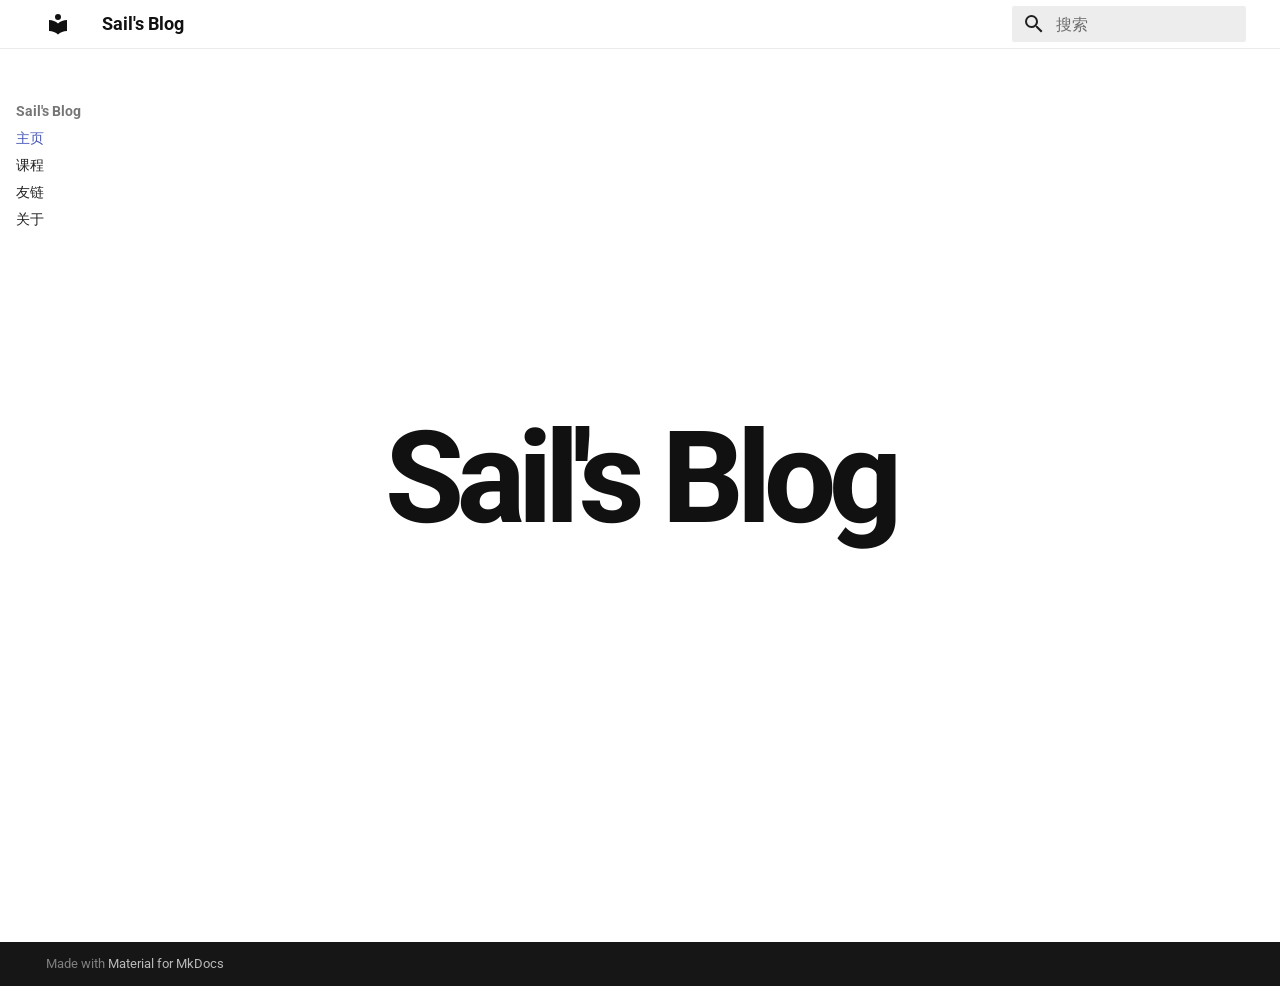
<file: index.html>
<!doctype html>
<html lang="zh" class="no-js">
  <head>
    
      <meta charset="utf-8">
      <meta name="viewport" content="width=device-width,initial-scale=1">
      
        <meta name="description" content="Sail 的个人学习与技术博客">
      
      
      
        <link rel="canonical" href="https://saillll98.github.io/">
      
      
      
        <link rel="next" href="course/">
      
      
        
      
      
      <link rel="icon" href="assets/images/favicon.png">
      <meta name="generator" content="mkdocs-1.6.1, mkdocs-material-9.7.7">
    
    
      
        <title>Sail's Blog</title>
      
    
    
      <link rel="stylesheet" href="assets/stylesheets/main.ec1eaa64.min.css">
      
        
        <link rel="stylesheet" href="assets/stylesheets/palette.ab4e12ef.min.css">
      
      


    
    
      
    
    
      
        
        
        <link rel="preconnect" href="https://fonts.gstatic.com" crossorigin>
        <link rel="stylesheet" href="https://fonts.googleapis.com/css?family=Roboto:300,300i,400,400i,700,700i%7CRoboto+Mono:400,400i,700,700i&display=fallback">
        <style>:root{--md-text-font:"Roboto";--md-code-font:"Roboto Mono"}</style>
      
    
    
      <link rel="stylesheet" href="stylesheets/extra.css">
    
    <script>__md_scope=new URL(".",location),__md_hash=e=>[...e].reduce(((e,_)=>(e<<5)-e+_.charCodeAt(0)),0),__md_get=(e,_=localStorage,t=__md_scope)=>JSON.parse(_.getItem(t.pathname+"."+e)),__md_set=(e,_,t=localStorage,a=__md_scope)=>{try{t.setItem(a.pathname+"."+e,JSON.stringify(_))}catch(e){}}</script>
    
      

    
    
  </head>
  
  
    
    
    
    
    
    <body dir="ltr" data-md-color-scheme="default" data-md-color-primary="white" data-md-color-accent="grey">
  
    
    <input class="md-toggle" data-md-toggle="drawer" type="checkbox" id="__drawer" autocomplete="off">
    <input class="md-toggle" data-md-toggle="search" type="checkbox" id="__search" autocomplete="off">
    <label class="md-overlay" for="__drawer"></label>
    <div data-md-component="skip">
      
    </div>
    <div data-md-component="announce">
      
    </div>
    
    
      

  

<header class="md-header md-header--shadow" data-md-component="header">
  <nav class="md-header__inner md-grid" aria-label="页眉">
    <a href="." title="Sail&#39;s Blog" class="md-header__button md-logo" aria-label="Sail's Blog" data-md-component="logo">
      
  
  <svg xmlns="http://www.w3.org/2000/svg" viewBox="0 0 24 24"><path d="M12 8a3 3 0 0 0 3-3 3 3 0 0 0-3-3 3 3 0 0 0-3 3 3 3 0 0 0 3 3m0 3.54C9.64 9.35 6.5 8 3 8v11c3.5 0 6.64 1.35 9 3.54 2.36-2.19 5.5-3.54 9-3.54V8c-3.5 0-6.64 1.35-9 3.54"/></svg>

    </a>
    <label class="md-header__button md-icon" for="__drawer">
      
      <svg xmlns="http://www.w3.org/2000/svg" viewBox="0 0 24 24"><path d="M3 6h18v2H3zm0 5h18v2H3zm0 5h18v2H3z"/></svg>
    </label>
    <div class="md-header__title" data-md-component="header-title">
      <div class="md-header__ellipsis">
        <div class="md-header__topic">
          <span class="md-ellipsis">
            Sail's Blog
          </span>
        </div>
        <div class="md-header__topic" data-md-component="header-topic">
          <span class="md-ellipsis">
            
              主页
            
          </span>
        </div>
      </div>
    </div>
    
      
    
    
    
    
      
      
        <label class="md-header__button md-icon" for="__search">
          
          <svg xmlns="http://www.w3.org/2000/svg" viewBox="0 0 24 24"><path d="M9.5 3A6.5 6.5 0 0 1 16 9.5c0 1.61-.59 3.09-1.56 4.23l.27.27h.79l5 5-1.5 1.5-5-5v-.79l-.27-.27A6.52 6.52 0 0 1 9.5 16 6.5 6.5 0 0 1 3 9.5 6.5 6.5 0 0 1 9.5 3m0 2C7 5 5 7 5 9.5S7 14 9.5 14 14 12 14 9.5 12 5 9.5 5"/></svg>
        </label>
        <div class="md-search" data-md-component="search" role="dialog">
  <label class="md-search__overlay" for="__search"></label>
  <div class="md-search__inner" role="search">
    <form class="md-search__form" name="search">
      <input type="text" class="md-search__input" name="query" aria-label="搜索" placeholder="搜索" autocapitalize="off" autocorrect="off" autocomplete="off" spellcheck="false" data-md-component="search-query" required>
      <label class="md-search__icon md-icon" for="__search">
        
        <svg xmlns="http://www.w3.org/2000/svg" viewBox="0 0 24 24"><path d="M9.5 3A6.5 6.5 0 0 1 16 9.5c0 1.61-.59 3.09-1.56 4.23l.27.27h.79l5 5-1.5 1.5-5-5v-.79l-.27-.27A6.52 6.52 0 0 1 9.5 16 6.5 6.5 0 0 1 3 9.5 6.5 6.5 0 0 1 9.5 3m0 2C7 5 5 7 5 9.5S7 14 9.5 14 14 12 14 9.5 12 5 9.5 5"/></svg>
        
        <svg xmlns="http://www.w3.org/2000/svg" viewBox="0 0 24 24"><path d="M20 11v2H8l5.5 5.5-1.42 1.42L4.16 12l7.92-7.92L13.5 5.5 8 11z"/></svg>
      </label>
      <nav class="md-search__options" aria-label="查找">
        
        <button type="reset" class="md-search__icon md-icon" title="清空当前内容" aria-label="清空当前内容" tabindex="-1">
          
          <svg xmlns="http://www.w3.org/2000/svg" viewBox="0 0 24 24"><path d="M19 6.41 17.59 5 12 10.59 6.41 5 5 6.41 10.59 12 5 17.59 6.41 19 12 13.41 17.59 19 19 17.59 13.41 12z"/></svg>
        </button>
      </nav>
      
    </form>
    <div class="md-search__output">
      <div class="md-search__scrollwrap" tabindex="0" data-md-scrollfix>
        <div class="md-search-result" data-md-component="search-result">
          <div class="md-search-result__meta">
            正在初始化搜索引擎
          </div>
          <ol class="md-search-result__list" role="presentation"></ol>
        </div>
      </div>
    </div>
  </div>
</div>
      
    
    
  </nav>
  
</header>
    
    <div class="md-container" data-md-component="container">
      
      
        
          
        
      
      <main class="md-main" data-md-component="main">
        <div class="md-main__inner md-grid">
          
            
              
              <div class="md-sidebar md-sidebar--primary" data-md-component="sidebar" data-md-type="navigation" >
                <div class="md-sidebar__scrollwrap">
                  <div class="md-sidebar__inner">
                    



<nav class="md-nav md-nav--primary" aria-label="导航栏" data-md-level="0">
  <label class="md-nav__title" for="__drawer">
    <a href="." title="Sail&#39;s Blog" class="md-nav__button md-logo" aria-label="Sail's Blog" data-md-component="logo">
      
  
  <svg xmlns="http://www.w3.org/2000/svg" viewBox="0 0 24 24"><path d="M12 8a3 3 0 0 0 3-3 3 3 0 0 0-3-3 3 3 0 0 0-3 3 3 3 0 0 0 3 3m0 3.54C9.64 9.35 6.5 8 3 8v11c3.5 0 6.64 1.35 9 3.54 2.36-2.19 5.5-3.54 9-3.54V8c-3.5 0-6.64 1.35-9 3.54"/></svg>

    </a>
    Sail's Blog
  </label>
  
  <ul class="md-nav__list" data-md-scrollfix>
    
      
      
  
  
    
  
  
  
    <li class="md-nav__item md-nav__item--active">
      
      <input class="md-nav__toggle md-toggle" type="checkbox" id="__toc">
      
      
      
      <a href="." class="md-nav__link md-nav__link--active">
        
  
  
  <span class="md-ellipsis">
    
  
    主页
  

    
  </span>
  
  

      </a>
      
    </li>
  

    
      
      
  
  
  
  
    <li class="md-nav__item">
      <a href="course/" class="md-nav__link">
        
  
  
  <span class="md-ellipsis">
    
  
    课程
  

    
  </span>
  
  

      </a>
    </li>
  

    
      
      
  
  
  
  
    <li class="md-nav__item">
      <a href="friends/" class="md-nav__link">
        
  
  
  <span class="md-ellipsis">
    
  
    友链
  

    
  </span>
  
  

      </a>
    </li>
  

    
      
      
  
  
  
  
    <li class="md-nav__item">
      <a href="about/" class="md-nav__link">
        
  
  
  <span class="md-ellipsis">
    
  
    关于
  

    
  </span>
  
  

      </a>
    </li>
  

    
  </ul>
</nav>
                  </div>
                </div>
              </div>
            
            
              
              <div class="md-sidebar md-sidebar--secondary" data-md-component="sidebar" data-md-type="toc" >
                <div class="md-sidebar__scrollwrap">
                  <div class="md-sidebar__inner">
                    

<nav class="md-nav md-nav--secondary" aria-label="目录">
  
  
  
  
</nav>
                  </div>
                </div>
              </div>
            
          
          
            <div class="md-content" data-md-component="content">
              
              <article class="md-content__inner md-typeset">
                
                  



<div class="home-hero">
  <h1>Sail's Blog</h1>
</div>












                
              </article>
            </div>
          
          
<script>var target=document.getElementById(location.hash.slice(1));target&&target.name&&(target.checked=target.name.startsWith("__tabbed_"))</script>
        </div>
        
          <button type="button" class="md-top md-icon" data-md-component="top" hidden>
  
  <svg xmlns="http://www.w3.org/2000/svg" viewBox="0 0 24 24"><path d="M13 20h-2V8l-5.5 5.5-1.42-1.42L12 4.16l7.92 7.92-1.42 1.42L13 8z"/></svg>
  回到页面顶部
</button>
        
      </main>
      
        <footer class="md-footer">
  
  <div class="md-footer-meta md-typeset">
    <div class="md-footer-meta__inner md-grid">
      <div class="md-copyright">
  
  
    Made with
    <a href="https://squidfunk.github.io/mkdocs-material/" target="_blank" rel="noopener">
      Material for MkDocs
    </a>
  
</div>
      
    </div>
  </div>
</footer>
      
    </div>
    <div class="md-dialog" data-md-component="dialog">
      <div class="md-dialog__inner md-typeset"></div>
    </div>
    
    
    
      
      
      <script id="__config" type="application/json">{"annotate": null, "base": ".", "features": ["navigation.top"], "search": "assets/javascripts/workers/search.2c215733.min.js", "tags": null, "translations": {"clipboard.copied": "\u5df2\u590d\u5236", "clipboard.copy": "\u590d\u5236", "search.result.more.one": "\u5728\u8be5\u9875\u4e0a\u8fd8\u6709 1 \u4e2a\u7b26\u5408\u6761\u4ef6\u7684\u7ed3\u679c", "search.result.more.other": "\u5728\u8be5\u9875\u4e0a\u8fd8\u6709 # \u4e2a\u7b26\u5408\u6761\u4ef6\u7684\u7ed3\u679c", "search.result.none": "\u6ca1\u6709\u627e\u5230\u7b26\u5408\u6761\u4ef6\u7684\u7ed3\u679c", "search.result.one": "\u627e\u5230 1 \u4e2a\u7b26\u5408\u6761\u4ef6\u7684\u7ed3\u679c", "search.result.other": "# \u4e2a\u7b26\u5408\u6761\u4ef6\u7684\u7ed3\u679c", "search.result.placeholder": "\u952e\u5165\u4ee5\u5f00\u59cb\u641c\u7d22", "search.result.term.missing": "\u7f3a\u5c11", "select.version": "\u9009\u62e9\u5f53\u524d\u7248\u672c"}, "version": null}</script>
    
    
      <script src="assets/javascripts/bundle.d7400e89.min.js"></script>
      
    
  </body>
</html>
</file>
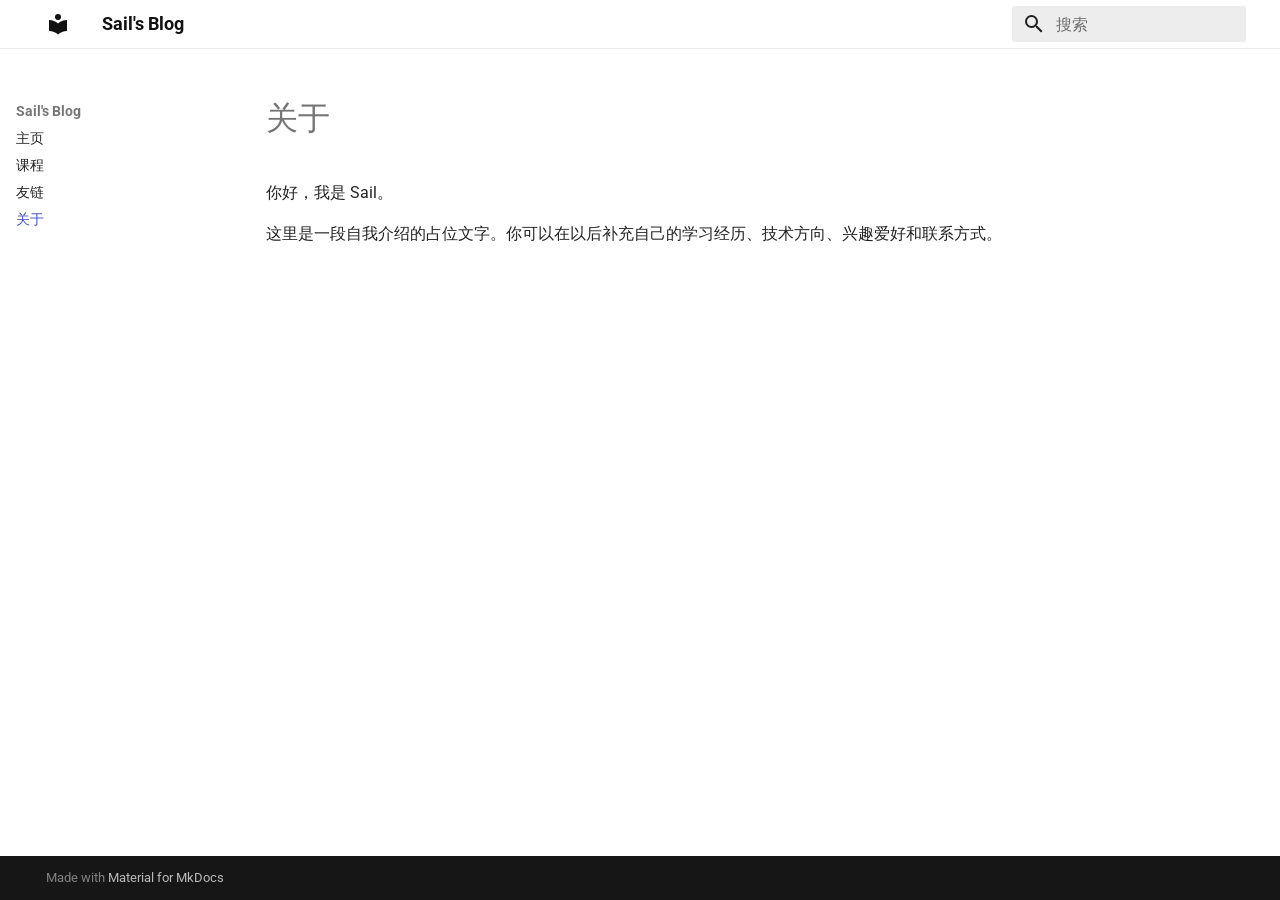
<file: about/index.html>
<!doctype html>
<html lang="zh" class="no-js">
  <head>
    
      <meta charset="utf-8">
      <meta name="viewport" content="width=device-width,initial-scale=1">
      
        <meta name="description" content="Sail 的个人学习与技术博客">
      
      
      
        <link rel="canonical" href="https://saillll98.github.io/about/">
      
      
        <link rel="prev" href="../friends/">
      
      
      
        
      
      
      <link rel="icon" href="../assets/images/favicon.png">
      <meta name="generator" content="mkdocs-1.6.1, mkdocs-material-9.7.7">
    
    
      
        <title>关于 - Sail's Blog</title>
      
    
    
      <link rel="stylesheet" href="../assets/stylesheets/main.ec1eaa64.min.css">
      
        
        <link rel="stylesheet" href="../assets/stylesheets/palette.ab4e12ef.min.css">
      
      


    
    
      
    
    
      
        
        
        <link rel="preconnect" href="https://fonts.gstatic.com" crossorigin>
        <link rel="stylesheet" href="https://fonts.googleapis.com/css?family=Roboto:300,300i,400,400i,700,700i%7CRoboto+Mono:400,400i,700,700i&display=fallback">
        <style>:root{--md-text-font:"Roboto";--md-code-font:"Roboto Mono"}</style>
      
    
    
      <link rel="stylesheet" href="../stylesheets/extra.css">
    
    <script>__md_scope=new URL("..",location),__md_hash=e=>[...e].reduce(((e,_)=>(e<<5)-e+_.charCodeAt(0)),0),__md_get=(e,_=localStorage,t=__md_scope)=>JSON.parse(_.getItem(t.pathname+"."+e)),__md_set=(e,_,t=localStorage,a=__md_scope)=>{try{t.setItem(a.pathname+"."+e,JSON.stringify(_))}catch(e){}}</script>
    
      

    
    
  </head>
  
  
    
    
    
    
    
    <body dir="ltr" data-md-color-scheme="default" data-md-color-primary="white" data-md-color-accent="grey">
  
    
    <input class="md-toggle" data-md-toggle="drawer" type="checkbox" id="__drawer" autocomplete="off">
    <input class="md-toggle" data-md-toggle="search" type="checkbox" id="__search" autocomplete="off">
    <label class="md-overlay" for="__drawer"></label>
    <div data-md-component="skip">
      
        
        <a href="#_1" class="md-skip">
          跳转至
        </a>
      
    </div>
    <div data-md-component="announce">
      
    </div>
    
    
      

  

<header class="md-header md-header--shadow" data-md-component="header">
  <nav class="md-header__inner md-grid" aria-label="页眉">
    <a href=".." title="Sail&#39;s Blog" class="md-header__button md-logo" aria-label="Sail's Blog" data-md-component="logo">
      
  
  <svg xmlns="http://www.w3.org/2000/svg" viewBox="0 0 24 24"><path d="M12 8a3 3 0 0 0 3-3 3 3 0 0 0-3-3 3 3 0 0 0-3 3 3 3 0 0 0 3 3m0 3.54C9.64 9.35 6.5 8 3 8v11c3.5 0 6.64 1.35 9 3.54 2.36-2.19 5.5-3.54 9-3.54V8c-3.5 0-6.64 1.35-9 3.54"/></svg>

    </a>
    <label class="md-header__button md-icon" for="__drawer">
      
      <svg xmlns="http://www.w3.org/2000/svg" viewBox="0 0 24 24"><path d="M3 6h18v2H3zm0 5h18v2H3zm0 5h18v2H3z"/></svg>
    </label>
    <div class="md-header__title" data-md-component="header-title">
      <div class="md-header__ellipsis">
        <div class="md-header__topic">
          <span class="md-ellipsis">
            Sail's Blog
          </span>
        </div>
        <div class="md-header__topic" data-md-component="header-topic">
          <span class="md-ellipsis">
            
              关于
            
          </span>
        </div>
      </div>
    </div>
    
      
    
    
    
    
      
      
        <label class="md-header__button md-icon" for="__search">
          
          <svg xmlns="http://www.w3.org/2000/svg" viewBox="0 0 24 24"><path d="M9.5 3A6.5 6.5 0 0 1 16 9.5c0 1.61-.59 3.09-1.56 4.23l.27.27h.79l5 5-1.5 1.5-5-5v-.79l-.27-.27A6.52 6.52 0 0 1 9.5 16 6.5 6.5 0 0 1 3 9.5 6.5 6.5 0 0 1 9.5 3m0 2C7 5 5 7 5 9.5S7 14 9.5 14 14 12 14 9.5 12 5 9.5 5"/></svg>
        </label>
        <div class="md-search" data-md-component="search" role="dialog">
  <label class="md-search__overlay" for="__search"></label>
  <div class="md-search__inner" role="search">
    <form class="md-search__form" name="search">
      <input type="text" class="md-search__input" name="query" aria-label="搜索" placeholder="搜索" autocapitalize="off" autocorrect="off" autocomplete="off" spellcheck="false" data-md-component="search-query" required>
      <label class="md-search__icon md-icon" for="__search">
        
        <svg xmlns="http://www.w3.org/2000/svg" viewBox="0 0 24 24"><path d="M9.5 3A6.5 6.5 0 0 1 16 9.5c0 1.61-.59 3.09-1.56 4.23l.27.27h.79l5 5-1.5 1.5-5-5v-.79l-.27-.27A6.52 6.52 0 0 1 9.5 16 6.5 6.5 0 0 1 3 9.5 6.5 6.5 0 0 1 9.5 3m0 2C7 5 5 7 5 9.5S7 14 9.5 14 14 12 14 9.5 12 5 9.5 5"/></svg>
        
        <svg xmlns="http://www.w3.org/2000/svg" viewBox="0 0 24 24"><path d="M20 11v2H8l5.5 5.5-1.42 1.42L4.16 12l7.92-7.92L13.5 5.5 8 11z"/></svg>
      </label>
      <nav class="md-search__options" aria-label="查找">
        
        <button type="reset" class="md-search__icon md-icon" title="清空当前内容" aria-label="清空当前内容" tabindex="-1">
          
          <svg xmlns="http://www.w3.org/2000/svg" viewBox="0 0 24 24"><path d="M19 6.41 17.59 5 12 10.59 6.41 5 5 6.41 10.59 12 5 17.59 6.41 19 12 13.41 17.59 19 19 17.59 13.41 12z"/></svg>
        </button>
      </nav>
      
    </form>
    <div class="md-search__output">
      <div class="md-search__scrollwrap" tabindex="0" data-md-scrollfix>
        <div class="md-search-result" data-md-component="search-result">
          <div class="md-search-result__meta">
            正在初始化搜索引擎
          </div>
          <ol class="md-search-result__list" role="presentation"></ol>
        </div>
      </div>
    </div>
  </div>
</div>
      
    
    
  </nav>
  
</header>
    
    <div class="md-container" data-md-component="container">
      
      
        
          
        
      
      <main class="md-main" data-md-component="main">
        <div class="md-main__inner md-grid">
          
            
              
              <div class="md-sidebar md-sidebar--primary" data-md-component="sidebar" data-md-type="navigation" >
                <div class="md-sidebar__scrollwrap">
                  <div class="md-sidebar__inner">
                    



<nav class="md-nav md-nav--primary" aria-label="导航栏" data-md-level="0">
  <label class="md-nav__title" for="__drawer">
    <a href=".." title="Sail&#39;s Blog" class="md-nav__button md-logo" aria-label="Sail's Blog" data-md-component="logo">
      
  
  <svg xmlns="http://www.w3.org/2000/svg" viewBox="0 0 24 24"><path d="M12 8a3 3 0 0 0 3-3 3 3 0 0 0-3-3 3 3 0 0 0-3 3 3 3 0 0 0 3 3m0 3.54C9.64 9.35 6.5 8 3 8v11c3.5 0 6.64 1.35 9 3.54 2.36-2.19 5.5-3.54 9-3.54V8c-3.5 0-6.64 1.35-9 3.54"/></svg>

    </a>
    Sail's Blog
  </label>
  
  <ul class="md-nav__list" data-md-scrollfix>
    
      
      
  
  
  
  
    <li class="md-nav__item">
      <a href=".." class="md-nav__link">
        
  
  
  <span class="md-ellipsis">
    
  
    主页
  

    
  </span>
  
  

      </a>
    </li>
  

    
      
      
  
  
  
  
    <li class="md-nav__item">
      <a href="../course/" class="md-nav__link">
        
  
  
  <span class="md-ellipsis">
    
  
    课程
  

    
  </span>
  
  

      </a>
    </li>
  

    
      
      
  
  
  
  
    <li class="md-nav__item">
      <a href="../friends/" class="md-nav__link">
        
  
  
  <span class="md-ellipsis">
    
  
    友链
  

    
  </span>
  
  

      </a>
    </li>
  

    
      
      
  
  
    
  
  
  
    <li class="md-nav__item md-nav__item--active">
      
      <input class="md-nav__toggle md-toggle" type="checkbox" id="__toc">
      
      
        
      
      
      <a href="./" class="md-nav__link md-nav__link--active">
        
  
  
  <span class="md-ellipsis">
    
  
    关于
  

    
  </span>
  
  

      </a>
      
    </li>
  

    
  </ul>
</nav>
                  </div>
                </div>
              </div>
            
            
              
              <div class="md-sidebar md-sidebar--secondary" data-md-component="sidebar" data-md-type="toc" >
                <div class="md-sidebar__scrollwrap">
                  <div class="md-sidebar__inner">
                    

<nav class="md-nav md-nav--secondary" aria-label="目录">
  
  
  
    
  
  
</nav>
                  </div>
                </div>
              </div>
            
          
          
            <div class="md-content" data-md-component="content">
              
              <article class="md-content__inner md-typeset">
                
                  



<h1 id="_1">关于</h1>
<p>你好，我是 Sail。</p>
<p>这里是一段自我介绍的占位文字。你可以在以后补充自己的学习经历、技术方向、兴趣爱好和联系方式。</p>












                
              </article>
            </div>
          
          
<script>var target=document.getElementById(location.hash.slice(1));target&&target.name&&(target.checked=target.name.startsWith("__tabbed_"))</script>
        </div>
        
          <button type="button" class="md-top md-icon" data-md-component="top" hidden>
  
  <svg xmlns="http://www.w3.org/2000/svg" viewBox="0 0 24 24"><path d="M13 20h-2V8l-5.5 5.5-1.42-1.42L12 4.16l7.92 7.92-1.42 1.42L13 8z"/></svg>
  回到页面顶部
</button>
        
      </main>
      
        <footer class="md-footer">
  
  <div class="md-footer-meta md-typeset">
    <div class="md-footer-meta__inner md-grid">
      <div class="md-copyright">
  
  
    Made with
    <a href="https://squidfunk.github.io/mkdocs-material/" target="_blank" rel="noopener">
      Material for MkDocs
    </a>
  
</div>
      
    </div>
  </div>
</footer>
      
    </div>
    <div class="md-dialog" data-md-component="dialog">
      <div class="md-dialog__inner md-typeset"></div>
    </div>
    
    
    
      
      
      <script id="__config" type="application/json">{"annotate": null, "base": "..", "features": ["navigation.top"], "search": "../assets/javascripts/workers/search.2c215733.min.js", "tags": null, "translations": {"clipboard.copied": "\u5df2\u590d\u5236", "clipboard.copy": "\u590d\u5236", "search.result.more.one": "\u5728\u8be5\u9875\u4e0a\u8fd8\u6709 1 \u4e2a\u7b26\u5408\u6761\u4ef6\u7684\u7ed3\u679c", "search.result.more.other": "\u5728\u8be5\u9875\u4e0a\u8fd8\u6709 # \u4e2a\u7b26\u5408\u6761\u4ef6\u7684\u7ed3\u679c", "search.result.none": "\u6ca1\u6709\u627e\u5230\u7b26\u5408\u6761\u4ef6\u7684\u7ed3\u679c", "search.result.one": "\u627e\u5230 1 \u4e2a\u7b26\u5408\u6761\u4ef6\u7684\u7ed3\u679c", "search.result.other": "# \u4e2a\u7b26\u5408\u6761\u4ef6\u7684\u7ed3\u679c", "search.result.placeholder": "\u952e\u5165\u4ee5\u5f00\u59cb\u641c\u7d22", "search.result.term.missing": "\u7f3a\u5c11", "select.version": "\u9009\u62e9\u5f53\u524d\u7248\u672c"}, "version": null}</script>
    
    
      <script src="../assets/javascripts/bundle.d7400e89.min.js"></script>
      
    
  </body>
</html>
</file>
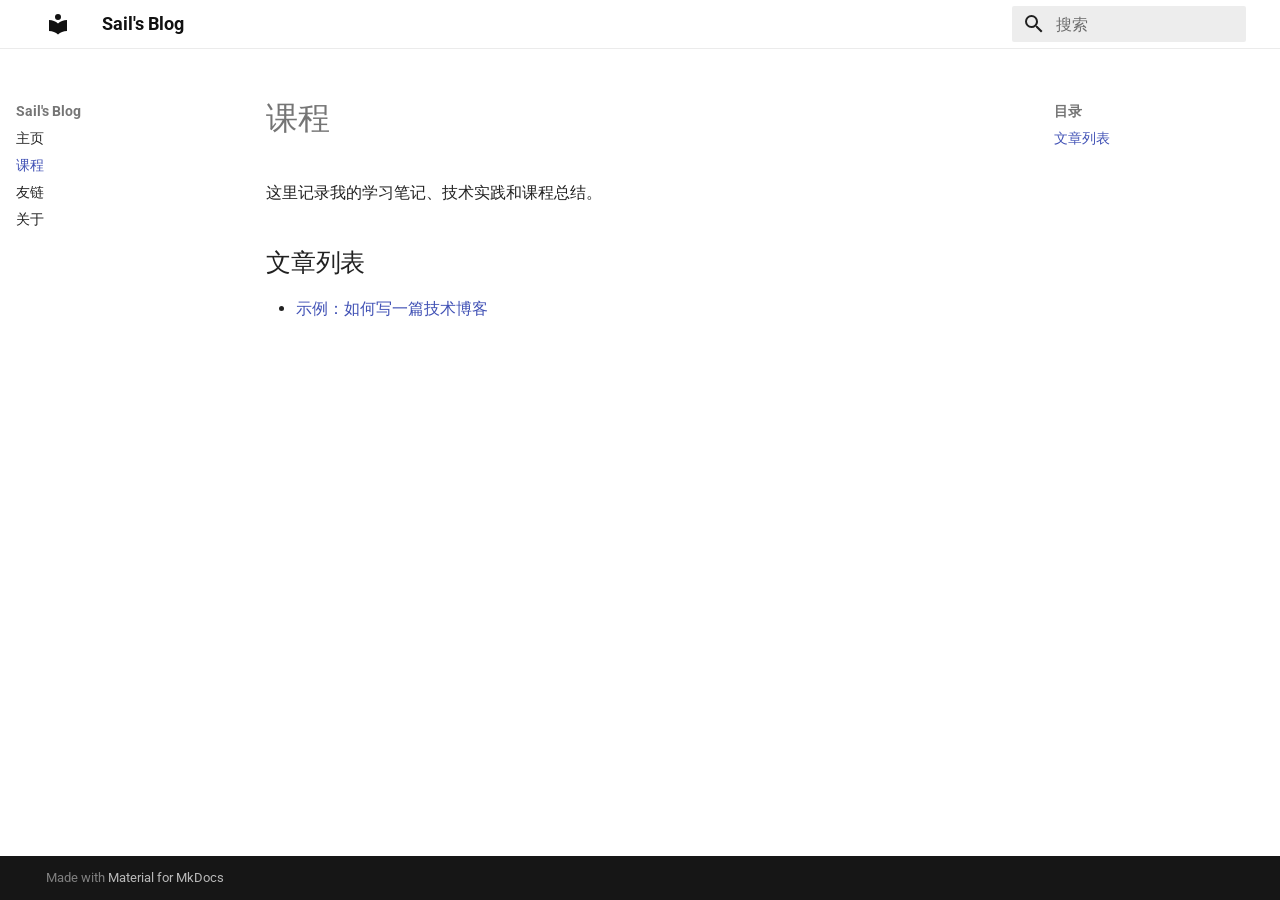
<file: course/index.html>
<!doctype html>
<html lang="zh" class="no-js">
  <head>
    
      <meta charset="utf-8">
      <meta name="viewport" content="width=device-width,initial-scale=1">
      
        <meta name="description" content="Sail 的个人学习与技术博客">
      
      
      
        <link rel="canonical" href="https://saillll98.github.io/course/">
      
      
        <link rel="prev" href="..">
      
      
        <link rel="next" href="../friends/">
      
      
        
      
      
      <link rel="icon" href="../assets/images/favicon.png">
      <meta name="generator" content="mkdocs-1.6.1, mkdocs-material-9.7.7">
    
    
      
        <title>课程 - Sail's Blog</title>
      
    
    
      <link rel="stylesheet" href="../assets/stylesheets/main.ec1eaa64.min.css">
      
        
        <link rel="stylesheet" href="../assets/stylesheets/palette.ab4e12ef.min.css">
      
      


    
    
      
    
    
      
        
        
        <link rel="preconnect" href="https://fonts.gstatic.com" crossorigin>
        <link rel="stylesheet" href="https://fonts.googleapis.com/css?family=Roboto:300,300i,400,400i,700,700i%7CRoboto+Mono:400,400i,700,700i&display=fallback">
        <style>:root{--md-text-font:"Roboto";--md-code-font:"Roboto Mono"}</style>
      
    
    
      <link rel="stylesheet" href="../stylesheets/extra.css">
    
    <script>__md_scope=new URL("..",location),__md_hash=e=>[...e].reduce(((e,_)=>(e<<5)-e+_.charCodeAt(0)),0),__md_get=(e,_=localStorage,t=__md_scope)=>JSON.parse(_.getItem(t.pathname+"."+e)),__md_set=(e,_,t=localStorage,a=__md_scope)=>{try{t.setItem(a.pathname+"."+e,JSON.stringify(_))}catch(e){}}</script>
    
      

    
    
  </head>
  
  
    
    
    
    
    
    <body dir="ltr" data-md-color-scheme="default" data-md-color-primary="white" data-md-color-accent="grey">
  
    
    <input class="md-toggle" data-md-toggle="drawer" type="checkbox" id="__drawer" autocomplete="off">
    <input class="md-toggle" data-md-toggle="search" type="checkbox" id="__search" autocomplete="off">
    <label class="md-overlay" for="__drawer"></label>
    <div data-md-component="skip">
      
        
        <a href="#_1" class="md-skip">
          跳转至
        </a>
      
    </div>
    <div data-md-component="announce">
      
    </div>
    
    
      

  

<header class="md-header md-header--shadow" data-md-component="header">
  <nav class="md-header__inner md-grid" aria-label="页眉">
    <a href=".." title="Sail&#39;s Blog" class="md-header__button md-logo" aria-label="Sail's Blog" data-md-component="logo">
      
  
  <svg xmlns="http://www.w3.org/2000/svg" viewBox="0 0 24 24"><path d="M12 8a3 3 0 0 0 3-3 3 3 0 0 0-3-3 3 3 0 0 0-3 3 3 3 0 0 0 3 3m0 3.54C9.64 9.35 6.5 8 3 8v11c3.5 0 6.64 1.35 9 3.54 2.36-2.19 5.5-3.54 9-3.54V8c-3.5 0-6.64 1.35-9 3.54"/></svg>

    </a>
    <label class="md-header__button md-icon" for="__drawer">
      
      <svg xmlns="http://www.w3.org/2000/svg" viewBox="0 0 24 24"><path d="M3 6h18v2H3zm0 5h18v2H3zm0 5h18v2H3z"/></svg>
    </label>
    <div class="md-header__title" data-md-component="header-title">
      <div class="md-header__ellipsis">
        <div class="md-header__topic">
          <span class="md-ellipsis">
            Sail's Blog
          </span>
        </div>
        <div class="md-header__topic" data-md-component="header-topic">
          <span class="md-ellipsis">
            
              课程
            
          </span>
        </div>
      </div>
    </div>
    
      
    
    
    
    
      
      
        <label class="md-header__button md-icon" for="__search">
          
          <svg xmlns="http://www.w3.org/2000/svg" viewBox="0 0 24 24"><path d="M9.5 3A6.5 6.5 0 0 1 16 9.5c0 1.61-.59 3.09-1.56 4.23l.27.27h.79l5 5-1.5 1.5-5-5v-.79l-.27-.27A6.52 6.52 0 0 1 9.5 16 6.5 6.5 0 0 1 3 9.5 6.5 6.5 0 0 1 9.5 3m0 2C7 5 5 7 5 9.5S7 14 9.5 14 14 12 14 9.5 12 5 9.5 5"/></svg>
        </label>
        <div class="md-search" data-md-component="search" role="dialog">
  <label class="md-search__overlay" for="__search"></label>
  <div class="md-search__inner" role="search">
    <form class="md-search__form" name="search">
      <input type="text" class="md-search__input" name="query" aria-label="搜索" placeholder="搜索" autocapitalize="off" autocorrect="off" autocomplete="off" spellcheck="false" data-md-component="search-query" required>
      <label class="md-search__icon md-icon" for="__search">
        
        <svg xmlns="http://www.w3.org/2000/svg" viewBox="0 0 24 24"><path d="M9.5 3A6.5 6.5 0 0 1 16 9.5c0 1.61-.59 3.09-1.56 4.23l.27.27h.79l5 5-1.5 1.5-5-5v-.79l-.27-.27A6.52 6.52 0 0 1 9.5 16 6.5 6.5 0 0 1 3 9.5 6.5 6.5 0 0 1 9.5 3m0 2C7 5 5 7 5 9.5S7 14 9.5 14 14 12 14 9.5 12 5 9.5 5"/></svg>
        
        <svg xmlns="http://www.w3.org/2000/svg" viewBox="0 0 24 24"><path d="M20 11v2H8l5.5 5.5-1.42 1.42L4.16 12l7.92-7.92L13.5 5.5 8 11z"/></svg>
      </label>
      <nav class="md-search__options" aria-label="查找">
        
        <button type="reset" class="md-search__icon md-icon" title="清空当前内容" aria-label="清空当前内容" tabindex="-1">
          
          <svg xmlns="http://www.w3.org/2000/svg" viewBox="0 0 24 24"><path d="M19 6.41 17.59 5 12 10.59 6.41 5 5 6.41 10.59 12 5 17.59 6.41 19 12 13.41 17.59 19 19 17.59 13.41 12z"/></svg>
        </button>
      </nav>
      
    </form>
    <div class="md-search__output">
      <div class="md-search__scrollwrap" tabindex="0" data-md-scrollfix>
        <div class="md-search-result" data-md-component="search-result">
          <div class="md-search-result__meta">
            正在初始化搜索引擎
          </div>
          <ol class="md-search-result__list" role="presentation"></ol>
        </div>
      </div>
    </div>
  </div>
</div>
      
    
    
  </nav>
  
</header>
    
    <div class="md-container" data-md-component="container">
      
      
        
          
        
      
      <main class="md-main" data-md-component="main">
        <div class="md-main__inner md-grid">
          
            
              
              <div class="md-sidebar md-sidebar--primary" data-md-component="sidebar" data-md-type="navigation" >
                <div class="md-sidebar__scrollwrap">
                  <div class="md-sidebar__inner">
                    



<nav class="md-nav md-nav--primary" aria-label="导航栏" data-md-level="0">
  <label class="md-nav__title" for="__drawer">
    <a href=".." title="Sail&#39;s Blog" class="md-nav__button md-logo" aria-label="Sail's Blog" data-md-component="logo">
      
  
  <svg xmlns="http://www.w3.org/2000/svg" viewBox="0 0 24 24"><path d="M12 8a3 3 0 0 0 3-3 3 3 0 0 0-3-3 3 3 0 0 0-3 3 3 3 0 0 0 3 3m0 3.54C9.64 9.35 6.5 8 3 8v11c3.5 0 6.64 1.35 9 3.54 2.36-2.19 5.5-3.54 9-3.54V8c-3.5 0-6.64 1.35-9 3.54"/></svg>

    </a>
    Sail's Blog
  </label>
  
  <ul class="md-nav__list" data-md-scrollfix>
    
      
      
  
  
  
  
    <li class="md-nav__item">
      <a href=".." class="md-nav__link">
        
  
  
  <span class="md-ellipsis">
    
  
    主页
  

    
  </span>
  
  

      </a>
    </li>
  

    
      
      
  
  
    
  
  
  
    <li class="md-nav__item md-nav__item--active">
      
      <input class="md-nav__toggle md-toggle" type="checkbox" id="__toc">
      
      
        
      
      
        <label class="md-nav__link md-nav__link--active" for="__toc">
          
  
  
  <span class="md-ellipsis">
    
  
    课程
  

    
  </span>
  
  

          <span class="md-nav__icon md-icon"></span>
        </label>
      
      <a href="./" class="md-nav__link md-nav__link--active">
        
  
  
  <span class="md-ellipsis">
    
  
    课程
  

    
  </span>
  
  

      </a>
      
        

<nav class="md-nav md-nav--secondary" aria-label="目录">
  
  
  
    
  
  
    <label class="md-nav__title" for="__toc">
      <span class="md-nav__icon md-icon"></span>
      目录
    </label>
    <ul class="md-nav__list" data-md-component="toc" data-md-scrollfix>
      
        <li class="md-nav__item">
  <a href="#_2" class="md-nav__link">
    <span class="md-ellipsis">
      
        文章列表
      
    </span>
  </a>
  
</li>
      
    </ul>
  
</nav>
      
    </li>
  

    
      
      
  
  
  
  
    <li class="md-nav__item">
      <a href="../friends/" class="md-nav__link">
        
  
  
  <span class="md-ellipsis">
    
  
    友链
  

    
  </span>
  
  

      </a>
    </li>
  

    
      
      
  
  
  
  
    <li class="md-nav__item">
      <a href="../about/" class="md-nav__link">
        
  
  
  <span class="md-ellipsis">
    
  
    关于
  

    
  </span>
  
  

      </a>
    </li>
  

    
  </ul>
</nav>
                  </div>
                </div>
              </div>
            
            
              
              <div class="md-sidebar md-sidebar--secondary" data-md-component="sidebar" data-md-type="toc" >
                <div class="md-sidebar__scrollwrap">
                  <div class="md-sidebar__inner">
                    

<nav class="md-nav md-nav--secondary" aria-label="目录">
  
  
  
    
  
  
    <label class="md-nav__title" for="__toc">
      <span class="md-nav__icon md-icon"></span>
      目录
    </label>
    <ul class="md-nav__list" data-md-component="toc" data-md-scrollfix>
      
        <li class="md-nav__item">
  <a href="#_2" class="md-nav__link">
    <span class="md-ellipsis">
      
        文章列表
      
    </span>
  </a>
  
</li>
      
    </ul>
  
</nav>
                  </div>
                </div>
              </div>
            
          
          
            <div class="md-content" data-md-component="content">
              
              <article class="md-content__inner md-typeset">
                
                  



<h1 id="_1">课程</h1>
<p>这里记录我的学习笔记、技术实践和课程总结。</p>
<h2 id="_2">文章列表</h2>
<ul>
<li><a href="example/">示例：如何写一篇技术博客</a></li>
</ul>












                
              </article>
            </div>
          
          
<script>var target=document.getElementById(location.hash.slice(1));target&&target.name&&(target.checked=target.name.startsWith("__tabbed_"))</script>
        </div>
        
          <button type="button" class="md-top md-icon" data-md-component="top" hidden>
  
  <svg xmlns="http://www.w3.org/2000/svg" viewBox="0 0 24 24"><path d="M13 20h-2V8l-5.5 5.5-1.42-1.42L12 4.16l7.92 7.92-1.42 1.42L13 8z"/></svg>
  回到页面顶部
</button>
        
      </main>
      
        <footer class="md-footer">
  
  <div class="md-footer-meta md-typeset">
    <div class="md-footer-meta__inner md-grid">
      <div class="md-copyright">
  
  
    Made with
    <a href="https://squidfunk.github.io/mkdocs-material/" target="_blank" rel="noopener">
      Material for MkDocs
    </a>
  
</div>
      
    </div>
  </div>
</footer>
      
    </div>
    <div class="md-dialog" data-md-component="dialog">
      <div class="md-dialog__inner md-typeset"></div>
    </div>
    
    
    
      
      
      <script id="__config" type="application/json">{"annotate": null, "base": "..", "features": ["navigation.top"], "search": "../assets/javascripts/workers/search.2c215733.min.js", "tags": null, "translations": {"clipboard.copied": "\u5df2\u590d\u5236", "clipboard.copy": "\u590d\u5236", "search.result.more.one": "\u5728\u8be5\u9875\u4e0a\u8fd8\u6709 1 \u4e2a\u7b26\u5408\u6761\u4ef6\u7684\u7ed3\u679c", "search.result.more.other": "\u5728\u8be5\u9875\u4e0a\u8fd8\u6709 # \u4e2a\u7b26\u5408\u6761\u4ef6\u7684\u7ed3\u679c", "search.result.none": "\u6ca1\u6709\u627e\u5230\u7b26\u5408\u6761\u4ef6\u7684\u7ed3\u679c", "search.result.one": "\u627e\u5230 1 \u4e2a\u7b26\u5408\u6761\u4ef6\u7684\u7ed3\u679c", "search.result.other": "# \u4e2a\u7b26\u5408\u6761\u4ef6\u7684\u7ed3\u679c", "search.result.placeholder": "\u952e\u5165\u4ee5\u5f00\u59cb\u641c\u7d22", "search.result.term.missing": "\u7f3a\u5c11", "select.version": "\u9009\u62e9\u5f53\u524d\u7248\u672c"}, "version": null}</script>
    
    
      <script src="../assets/javascripts/bundle.d7400e89.min.js"></script>
      
    
  </body>
</html>
</file>
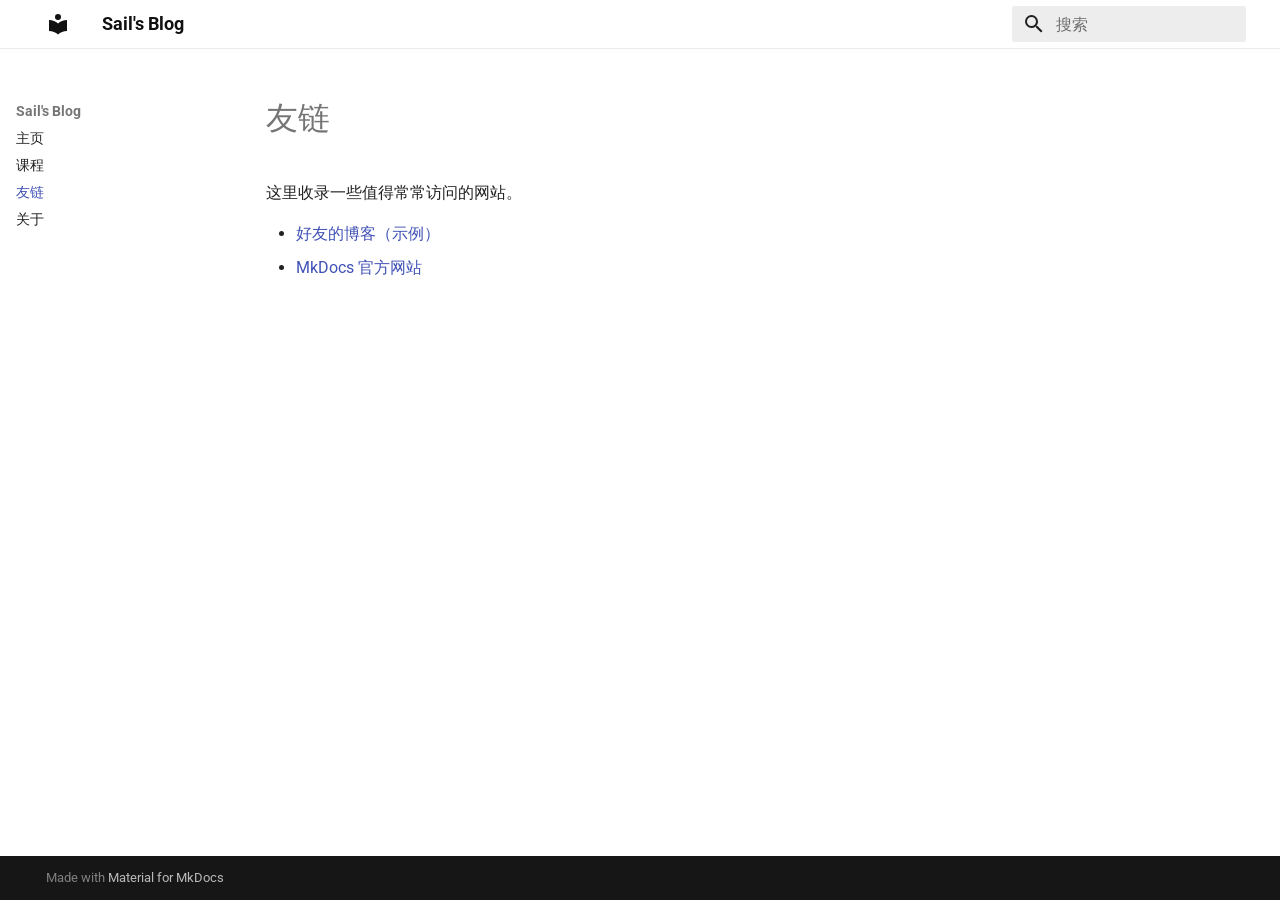
<file: friends/index.html>
<!doctype html>
<html lang="zh" class="no-js">
  <head>
    
      <meta charset="utf-8">
      <meta name="viewport" content="width=device-width,initial-scale=1">
      
        <meta name="description" content="Sail 的个人学习与技术博客">
      
      
      
        <link rel="canonical" href="https://saillll98.github.io/friends/">
      
      
        <link rel="prev" href="../course/">
      
      
        <link rel="next" href="../about/">
      
      
        
      
      
      <link rel="icon" href="../assets/images/favicon.png">
      <meta name="generator" content="mkdocs-1.6.1, mkdocs-material-9.7.7">
    
    
      
        <title>友链 - Sail's Blog</title>
      
    
    
      <link rel="stylesheet" href="../assets/stylesheets/main.ec1eaa64.min.css">
      
        
        <link rel="stylesheet" href="../assets/stylesheets/palette.ab4e12ef.min.css">
      
      


    
    
      
    
    
      
        
        
        <link rel="preconnect" href="https://fonts.gstatic.com" crossorigin>
        <link rel="stylesheet" href="https://fonts.googleapis.com/css?family=Roboto:300,300i,400,400i,700,700i%7CRoboto+Mono:400,400i,700,700i&display=fallback">
        <style>:root{--md-text-font:"Roboto";--md-code-font:"Roboto Mono"}</style>
      
    
    
      <link rel="stylesheet" href="../stylesheets/extra.css">
    
    <script>__md_scope=new URL("..",location),__md_hash=e=>[...e].reduce(((e,_)=>(e<<5)-e+_.charCodeAt(0)),0),__md_get=(e,_=localStorage,t=__md_scope)=>JSON.parse(_.getItem(t.pathname+"."+e)),__md_set=(e,_,t=localStorage,a=__md_scope)=>{try{t.setItem(a.pathname+"."+e,JSON.stringify(_))}catch(e){}}</script>
    
      

    
    
  </head>
  
  
    
    
    
    
    
    <body dir="ltr" data-md-color-scheme="default" data-md-color-primary="white" data-md-color-accent="grey">
  
    
    <input class="md-toggle" data-md-toggle="drawer" type="checkbox" id="__drawer" autocomplete="off">
    <input class="md-toggle" data-md-toggle="search" type="checkbox" id="__search" autocomplete="off">
    <label class="md-overlay" for="__drawer"></label>
    <div data-md-component="skip">
      
        
        <a href="#_1" class="md-skip">
          跳转至
        </a>
      
    </div>
    <div data-md-component="announce">
      
    </div>
    
    
      

  

<header class="md-header md-header--shadow" data-md-component="header">
  <nav class="md-header__inner md-grid" aria-label="页眉">
    <a href=".." title="Sail&#39;s Blog" class="md-header__button md-logo" aria-label="Sail's Blog" data-md-component="logo">
      
  
  <svg xmlns="http://www.w3.org/2000/svg" viewBox="0 0 24 24"><path d="M12 8a3 3 0 0 0 3-3 3 3 0 0 0-3-3 3 3 0 0 0-3 3 3 3 0 0 0 3 3m0 3.54C9.64 9.35 6.5 8 3 8v11c3.5 0 6.64 1.35 9 3.54 2.36-2.19 5.5-3.54 9-3.54V8c-3.5 0-6.64 1.35-9 3.54"/></svg>

    </a>
    <label class="md-header__button md-icon" for="__drawer">
      
      <svg xmlns="http://www.w3.org/2000/svg" viewBox="0 0 24 24"><path d="M3 6h18v2H3zm0 5h18v2H3zm0 5h18v2H3z"/></svg>
    </label>
    <div class="md-header__title" data-md-component="header-title">
      <div class="md-header__ellipsis">
        <div class="md-header__topic">
          <span class="md-ellipsis">
            Sail's Blog
          </span>
        </div>
        <div class="md-header__topic" data-md-component="header-topic">
          <span class="md-ellipsis">
            
              友链
            
          </span>
        </div>
      </div>
    </div>
    
      
    
    
    
    
      
      
        <label class="md-header__button md-icon" for="__search">
          
          <svg xmlns="http://www.w3.org/2000/svg" viewBox="0 0 24 24"><path d="M9.5 3A6.5 6.5 0 0 1 16 9.5c0 1.61-.59 3.09-1.56 4.23l.27.27h.79l5 5-1.5 1.5-5-5v-.79l-.27-.27A6.52 6.52 0 0 1 9.5 16 6.5 6.5 0 0 1 3 9.5 6.5 6.5 0 0 1 9.5 3m0 2C7 5 5 7 5 9.5S7 14 9.5 14 14 12 14 9.5 12 5 9.5 5"/></svg>
        </label>
        <div class="md-search" data-md-component="search" role="dialog">
  <label class="md-search__overlay" for="__search"></label>
  <div class="md-search__inner" role="search">
    <form class="md-search__form" name="search">
      <input type="text" class="md-search__input" name="query" aria-label="搜索" placeholder="搜索" autocapitalize="off" autocorrect="off" autocomplete="off" spellcheck="false" data-md-component="search-query" required>
      <label class="md-search__icon md-icon" for="__search">
        
        <svg xmlns="http://www.w3.org/2000/svg" viewBox="0 0 24 24"><path d="M9.5 3A6.5 6.5 0 0 1 16 9.5c0 1.61-.59 3.09-1.56 4.23l.27.27h.79l5 5-1.5 1.5-5-5v-.79l-.27-.27A6.52 6.52 0 0 1 9.5 16 6.5 6.5 0 0 1 3 9.5 6.5 6.5 0 0 1 9.5 3m0 2C7 5 5 7 5 9.5S7 14 9.5 14 14 12 14 9.5 12 5 9.5 5"/></svg>
        
        <svg xmlns="http://www.w3.org/2000/svg" viewBox="0 0 24 24"><path d="M20 11v2H8l5.5 5.5-1.42 1.42L4.16 12l7.92-7.92L13.5 5.5 8 11z"/></svg>
      </label>
      <nav class="md-search__options" aria-label="查找">
        
        <button type="reset" class="md-search__icon md-icon" title="清空当前内容" aria-label="清空当前内容" tabindex="-1">
          
          <svg xmlns="http://www.w3.org/2000/svg" viewBox="0 0 24 24"><path d="M19 6.41 17.59 5 12 10.59 6.41 5 5 6.41 10.59 12 5 17.59 6.41 19 12 13.41 17.59 19 19 17.59 13.41 12z"/></svg>
        </button>
      </nav>
      
    </form>
    <div class="md-search__output">
      <div class="md-search__scrollwrap" tabindex="0" data-md-scrollfix>
        <div class="md-search-result" data-md-component="search-result">
          <div class="md-search-result__meta">
            正在初始化搜索引擎
          </div>
          <ol class="md-search-result__list" role="presentation"></ol>
        </div>
      </div>
    </div>
  </div>
</div>
      
    
    
  </nav>
  
</header>
    
    <div class="md-container" data-md-component="container">
      
      
        
          
        
      
      <main class="md-main" data-md-component="main">
        <div class="md-main__inner md-grid">
          
            
              
              <div class="md-sidebar md-sidebar--primary" data-md-component="sidebar" data-md-type="navigation" >
                <div class="md-sidebar__scrollwrap">
                  <div class="md-sidebar__inner">
                    



<nav class="md-nav md-nav--primary" aria-label="导航栏" data-md-level="0">
  <label class="md-nav__title" for="__drawer">
    <a href=".." title="Sail&#39;s Blog" class="md-nav__button md-logo" aria-label="Sail's Blog" data-md-component="logo">
      
  
  <svg xmlns="http://www.w3.org/2000/svg" viewBox="0 0 24 24"><path d="M12 8a3 3 0 0 0 3-3 3 3 0 0 0-3-3 3 3 0 0 0-3 3 3 3 0 0 0 3 3m0 3.54C9.64 9.35 6.5 8 3 8v11c3.5 0 6.64 1.35 9 3.54 2.36-2.19 5.5-3.54 9-3.54V8c-3.5 0-6.64 1.35-9 3.54"/></svg>

    </a>
    Sail's Blog
  </label>
  
  <ul class="md-nav__list" data-md-scrollfix>
    
      
      
  
  
  
  
    <li class="md-nav__item">
      <a href=".." class="md-nav__link">
        
  
  
  <span class="md-ellipsis">
    
  
    主页
  

    
  </span>
  
  

      </a>
    </li>
  

    
      
      
  
  
  
  
    <li class="md-nav__item">
      <a href="../course/" class="md-nav__link">
        
  
  
  <span class="md-ellipsis">
    
  
    课程
  

    
  </span>
  
  

      </a>
    </li>
  

    
      
      
  
  
    
  
  
  
    <li class="md-nav__item md-nav__item--active">
      
      <input class="md-nav__toggle md-toggle" type="checkbox" id="__toc">
      
      
        
      
      
      <a href="./" class="md-nav__link md-nav__link--active">
        
  
  
  <span class="md-ellipsis">
    
  
    友链
  

    
  </span>
  
  

      </a>
      
    </li>
  

    
      
      
  
  
  
  
    <li class="md-nav__item">
      <a href="../about/" class="md-nav__link">
        
  
  
  <span class="md-ellipsis">
    
  
    关于
  

    
  </span>
  
  

      </a>
    </li>
  

    
  </ul>
</nav>
                  </div>
                </div>
              </div>
            
            
              
              <div class="md-sidebar md-sidebar--secondary" data-md-component="sidebar" data-md-type="toc" >
                <div class="md-sidebar__scrollwrap">
                  <div class="md-sidebar__inner">
                    

<nav class="md-nav md-nav--secondary" aria-label="目录">
  
  
  
    
  
  
</nav>
                  </div>
                </div>
              </div>
            
          
          
            <div class="md-content" data-md-component="content">
              
              <article class="md-content__inner md-typeset">
                
                  



<h1 id="_1">友链</h1>
<p>这里收录一些值得常常访问的网站。</p>
<ul>
<li><a href="https://example.com/">好友的博客（示例）</a></li>
<li><a href="https://www.mkdocs.org/">MkDocs 官方网站</a></li>
</ul>












                
              </article>
            </div>
          
          
<script>var target=document.getElementById(location.hash.slice(1));target&&target.name&&(target.checked=target.name.startsWith("__tabbed_"))</script>
        </div>
        
          <button type="button" class="md-top md-icon" data-md-component="top" hidden>
  
  <svg xmlns="http://www.w3.org/2000/svg" viewBox="0 0 24 24"><path d="M13 20h-2V8l-5.5 5.5-1.42-1.42L12 4.16l7.92 7.92-1.42 1.42L13 8z"/></svg>
  回到页面顶部
</button>
        
      </main>
      
        <footer class="md-footer">
  
  <div class="md-footer-meta md-typeset">
    <div class="md-footer-meta__inner md-grid">
      <div class="md-copyright">
  
  
    Made with
    <a href="https://squidfunk.github.io/mkdocs-material/" target="_blank" rel="noopener">
      Material for MkDocs
    </a>
  
</div>
      
    </div>
  </div>
</footer>
      
    </div>
    <div class="md-dialog" data-md-component="dialog">
      <div class="md-dialog__inner md-typeset"></div>
    </div>
    
    
    
      
      
      <script id="__config" type="application/json">{"annotate": null, "base": "..", "features": ["navigation.top"], "search": "../assets/javascripts/workers/search.2c215733.min.js", "tags": null, "translations": {"clipboard.copied": "\u5df2\u590d\u5236", "clipboard.copy": "\u590d\u5236", "search.result.more.one": "\u5728\u8be5\u9875\u4e0a\u8fd8\u6709 1 \u4e2a\u7b26\u5408\u6761\u4ef6\u7684\u7ed3\u679c", "search.result.more.other": "\u5728\u8be5\u9875\u4e0a\u8fd8\u6709 # \u4e2a\u7b26\u5408\u6761\u4ef6\u7684\u7ed3\u679c", "search.result.none": "\u6ca1\u6709\u627e\u5230\u7b26\u5408\u6761\u4ef6\u7684\u7ed3\u679c", "search.result.one": "\u627e\u5230 1 \u4e2a\u7b26\u5408\u6761\u4ef6\u7684\u7ed3\u679c", "search.result.other": "# \u4e2a\u7b26\u5408\u6761\u4ef6\u7684\u7ed3\u679c", "search.result.placeholder": "\u952e\u5165\u4ee5\u5f00\u59cb\u641c\u7d22", "search.result.term.missing": "\u7f3a\u5c11", "select.version": "\u9009\u62e9\u5f53\u524d\u7248\u672c"}, "version": null}</script>
    
    
      <script src="../assets/javascripts/bundle.d7400e89.min.js"></script>
      
    
  </body>
</html>
</file>
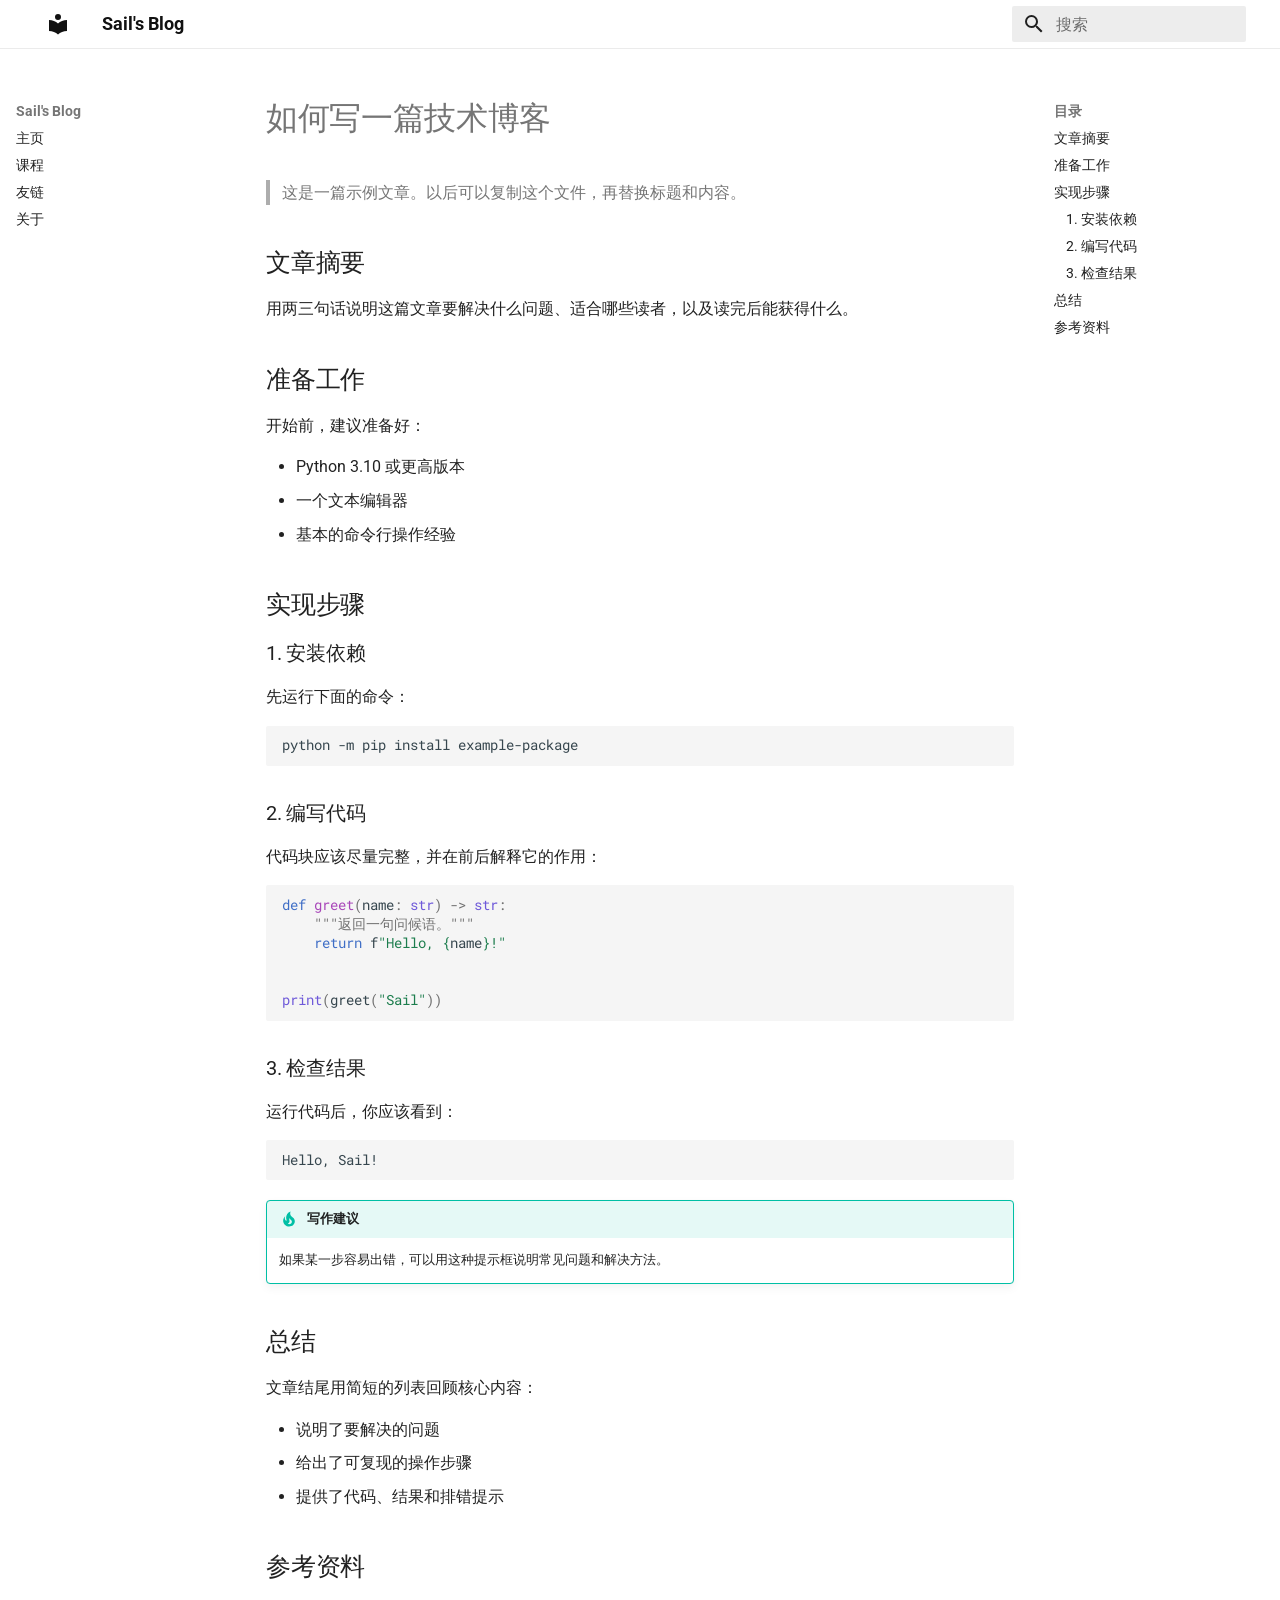
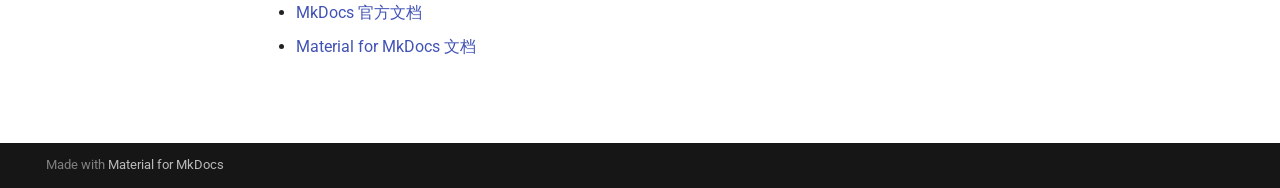
<file: course/example/index.html>
<!doctype html>
<html lang="zh" class="no-js">
  <head>
    
      <meta charset="utf-8">
      <meta name="viewport" content="width=device-width,initial-scale=1">
      
        <meta name="description" content="Sail 的个人学习与技术博客">
      
      
      
        <link rel="canonical" href="https://saillll98.github.io/course/example/">
      
      
      
      
        
      
      
      <link rel="icon" href="../../assets/images/favicon.png">
      <meta name="generator" content="mkdocs-1.6.1, mkdocs-material-9.7.7">
    
    
      
        <title>如何写一篇技术博客 - Sail's Blog</title>
      
    
    
      <link rel="stylesheet" href="../../assets/stylesheets/main.ec1eaa64.min.css">
      
        
        <link rel="stylesheet" href="../../assets/stylesheets/palette.ab4e12ef.min.css">
      
      


    
    
      
    
    
      
        
        
        <link rel="preconnect" href="https://fonts.gstatic.com" crossorigin>
        <link rel="stylesheet" href="https://fonts.googleapis.com/css?family=Roboto:300,300i,400,400i,700,700i%7CRoboto+Mono:400,400i,700,700i&display=fallback">
        <style>:root{--md-text-font:"Roboto";--md-code-font:"Roboto Mono"}</style>
      
    
    
      <link rel="stylesheet" href="../../stylesheets/extra.css">
    
    <script>__md_scope=new URL("../..",location),__md_hash=e=>[...e].reduce(((e,_)=>(e<<5)-e+_.charCodeAt(0)),0),__md_get=(e,_=localStorage,t=__md_scope)=>JSON.parse(_.getItem(t.pathname+"."+e)),__md_set=(e,_,t=localStorage,a=__md_scope)=>{try{t.setItem(a.pathname+"."+e,JSON.stringify(_))}catch(e){}}</script>
    
      

    
    
  </head>
  
  
    
    
    
    
    
    <body dir="ltr" data-md-color-scheme="default" data-md-color-primary="white" data-md-color-accent="grey">
  
    
    <input class="md-toggle" data-md-toggle="drawer" type="checkbox" id="__drawer" autocomplete="off">
    <input class="md-toggle" data-md-toggle="search" type="checkbox" id="__search" autocomplete="off">
    <label class="md-overlay" for="__drawer"></label>
    <div data-md-component="skip">
      
        
        <a href="#_1" class="md-skip">
          跳转至
        </a>
      
    </div>
    <div data-md-component="announce">
      
    </div>
    
    
      

  

<header class="md-header md-header--shadow" data-md-component="header">
  <nav class="md-header__inner md-grid" aria-label="页眉">
    <a href="../.." title="Sail&#39;s Blog" class="md-header__button md-logo" aria-label="Sail's Blog" data-md-component="logo">
      
  
  <svg xmlns="http://www.w3.org/2000/svg" viewBox="0 0 24 24"><path d="M12 8a3 3 0 0 0 3-3 3 3 0 0 0-3-3 3 3 0 0 0-3 3 3 3 0 0 0 3 3m0 3.54C9.64 9.35 6.5 8 3 8v11c3.5 0 6.64 1.35 9 3.54 2.36-2.19 5.5-3.54 9-3.54V8c-3.5 0-6.64 1.35-9 3.54"/></svg>

    </a>
    <label class="md-header__button md-icon" for="__drawer">
      
      <svg xmlns="http://www.w3.org/2000/svg" viewBox="0 0 24 24"><path d="M3 6h18v2H3zm0 5h18v2H3zm0 5h18v2H3z"/></svg>
    </label>
    <div class="md-header__title" data-md-component="header-title">
      <div class="md-header__ellipsis">
        <div class="md-header__topic">
          <span class="md-ellipsis">
            Sail's Blog
          </span>
        </div>
        <div class="md-header__topic" data-md-component="header-topic">
          <span class="md-ellipsis">
            
              如何写一篇技术博客
            
          </span>
        </div>
      </div>
    </div>
    
      
    
    
    
    
      
      
        <label class="md-header__button md-icon" for="__search">
          
          <svg xmlns="http://www.w3.org/2000/svg" viewBox="0 0 24 24"><path d="M9.5 3A6.5 6.5 0 0 1 16 9.5c0 1.61-.59 3.09-1.56 4.23l.27.27h.79l5 5-1.5 1.5-5-5v-.79l-.27-.27A6.52 6.52 0 0 1 9.5 16 6.5 6.5 0 0 1 3 9.5 6.5 6.5 0 0 1 9.5 3m0 2C7 5 5 7 5 9.5S7 14 9.5 14 14 12 14 9.5 12 5 9.5 5"/></svg>
        </label>
        <div class="md-search" data-md-component="search" role="dialog">
  <label class="md-search__overlay" for="__search"></label>
  <div class="md-search__inner" role="search">
    <form class="md-search__form" name="search">
      <input type="text" class="md-search__input" name="query" aria-label="搜索" placeholder="搜索" autocapitalize="off" autocorrect="off" autocomplete="off" spellcheck="false" data-md-component="search-query" required>
      <label class="md-search__icon md-icon" for="__search">
        
        <svg xmlns="http://www.w3.org/2000/svg" viewBox="0 0 24 24"><path d="M9.5 3A6.5 6.5 0 0 1 16 9.5c0 1.61-.59 3.09-1.56 4.23l.27.27h.79l5 5-1.5 1.5-5-5v-.79l-.27-.27A6.52 6.52 0 0 1 9.5 16 6.5 6.5 0 0 1 3 9.5 6.5 6.5 0 0 1 9.5 3m0 2C7 5 5 7 5 9.5S7 14 9.5 14 14 12 14 9.5 12 5 9.5 5"/></svg>
        
        <svg xmlns="http://www.w3.org/2000/svg" viewBox="0 0 24 24"><path d="M20 11v2H8l5.5 5.5-1.42 1.42L4.16 12l7.92-7.92L13.5 5.5 8 11z"/></svg>
      </label>
      <nav class="md-search__options" aria-label="查找">
        
        <button type="reset" class="md-search__icon md-icon" title="清空当前内容" aria-label="清空当前内容" tabindex="-1">
          
          <svg xmlns="http://www.w3.org/2000/svg" viewBox="0 0 24 24"><path d="M19 6.41 17.59 5 12 10.59 6.41 5 5 6.41 10.59 12 5 17.59 6.41 19 12 13.41 17.59 19 19 17.59 13.41 12z"/></svg>
        </button>
      </nav>
      
    </form>
    <div class="md-search__output">
      <div class="md-search__scrollwrap" tabindex="0" data-md-scrollfix>
        <div class="md-search-result" data-md-component="search-result">
          <div class="md-search-result__meta">
            正在初始化搜索引擎
          </div>
          <ol class="md-search-result__list" role="presentation"></ol>
        </div>
      </div>
    </div>
  </div>
</div>
      
    
    
  </nav>
  
</header>
    
    <div class="md-container" data-md-component="container">
      
      
        
          
        
      
      <main class="md-main" data-md-component="main">
        <div class="md-main__inner md-grid">
          
            
              
              <div class="md-sidebar md-sidebar--primary" data-md-component="sidebar" data-md-type="navigation" >
                <div class="md-sidebar__scrollwrap">
                  <div class="md-sidebar__inner">
                    



<nav class="md-nav md-nav--primary" aria-label="导航栏" data-md-level="0">
  <label class="md-nav__title" for="__drawer">
    <a href="../.." title="Sail&#39;s Blog" class="md-nav__button md-logo" aria-label="Sail's Blog" data-md-component="logo">
      
  
  <svg xmlns="http://www.w3.org/2000/svg" viewBox="0 0 24 24"><path d="M12 8a3 3 0 0 0 3-3 3 3 0 0 0-3-3 3 3 0 0 0-3 3 3 3 0 0 0 3 3m0 3.54C9.64 9.35 6.5 8 3 8v11c3.5 0 6.64 1.35 9 3.54 2.36-2.19 5.5-3.54 9-3.54V8c-3.5 0-6.64 1.35-9 3.54"/></svg>

    </a>
    Sail's Blog
  </label>
  
  <ul class="md-nav__list" data-md-scrollfix>
    
      
      
  
  
  
  
    <li class="md-nav__item">
      <a href="../.." class="md-nav__link">
        
  
  
  <span class="md-ellipsis">
    
  
    主页
  

    
  </span>
  
  

      </a>
    </li>
  

    
      
      
  
  
  
  
    <li class="md-nav__item">
      <a href="../" class="md-nav__link">
        
  
  
  <span class="md-ellipsis">
    
  
    课程
  

    
  </span>
  
  

      </a>
    </li>
  

    
      
      
  
  
  
  
    <li class="md-nav__item">
      <a href="../../friends/" class="md-nav__link">
        
  
  
  <span class="md-ellipsis">
    
  
    友链
  

    
  </span>
  
  

      </a>
    </li>
  

    
      
      
  
  
  
  
    <li class="md-nav__item">
      <a href="../../about/" class="md-nav__link">
        
  
  
  <span class="md-ellipsis">
    
  
    关于
  

    
  </span>
  
  

      </a>
    </li>
  

    
  </ul>
</nav>
                  </div>
                </div>
              </div>
            
            
              
              <div class="md-sidebar md-sidebar--secondary" data-md-component="sidebar" data-md-type="toc" >
                <div class="md-sidebar__scrollwrap">
                  <div class="md-sidebar__inner">
                    

<nav class="md-nav md-nav--secondary" aria-label="目录">
  
  
  
    
  
  
    <label class="md-nav__title" for="__toc">
      <span class="md-nav__icon md-icon"></span>
      目录
    </label>
    <ul class="md-nav__list" data-md-component="toc" data-md-scrollfix>
      
        <li class="md-nav__item">
  <a href="#_2" class="md-nav__link">
    <span class="md-ellipsis">
      
        文章摘要
      
    </span>
  </a>
  
</li>
      
        <li class="md-nav__item">
  <a href="#_3" class="md-nav__link">
    <span class="md-ellipsis">
      
        准备工作
      
    </span>
  </a>
  
</li>
      
        <li class="md-nav__item">
  <a href="#_4" class="md-nav__link">
    <span class="md-ellipsis">
      
        实现步骤
      
    </span>
  </a>
  
    <nav class="md-nav" aria-label="实现步骤">
      <ul class="md-nav__list">
        
          <li class="md-nav__item">
  <a href="#1" class="md-nav__link">
    <span class="md-ellipsis">
      
        1. 安装依赖
      
    </span>
  </a>
  
</li>
        
          <li class="md-nav__item">
  <a href="#2" class="md-nav__link">
    <span class="md-ellipsis">
      
        2. 编写代码
      
    </span>
  </a>
  
</li>
        
          <li class="md-nav__item">
  <a href="#3" class="md-nav__link">
    <span class="md-ellipsis">
      
        3. 检查结果
      
    </span>
  </a>
  
</li>
        
      </ul>
    </nav>
  
</li>
      
        <li class="md-nav__item">
  <a href="#_5" class="md-nav__link">
    <span class="md-ellipsis">
      
        总结
      
    </span>
  </a>
  
</li>
      
        <li class="md-nav__item">
  <a href="#_6" class="md-nav__link">
    <span class="md-ellipsis">
      
        参考资料
      
    </span>
  </a>
  
</li>
      
    </ul>
  
</nav>
                  </div>
                </div>
              </div>
            
          
          
            <div class="md-content" data-md-component="content">
              
              <article class="md-content__inner md-typeset">
                
                  



<h1 id="_1">如何写一篇技术博客</h1>
<blockquote>
<p>这是一篇示例文章。以后可以复制这个文件，再替换标题和内容。</p>
</blockquote>
<h2 id="_2">文章摘要</h2>
<p>用两三句话说明这篇文章要解决什么问题、适合哪些读者，以及读完后能获得什么。</p>
<h2 id="_3">准备工作</h2>
<p>开始前，建议准备好：</p>
<ul>
<li>Python 3.10 或更高版本</li>
<li>一个文本编辑器</li>
<li>基本的命令行操作经验</li>
</ul>
<h2 id="_4">实现步骤</h2>
<h3 id="1">1. 安装依赖</h3>
<p>先运行下面的命令：</p>
<div class="highlight"><pre><span></span><code><a id="__codelineno-0-1" name="__codelineno-0-1" href="#__codelineno-0-1"></a>python<span class="w"> </span>-m<span class="w"> </span>pip<span class="w"> </span>install<span class="w"> </span>example-package
</code></pre></div>
<h3 id="2">2. 编写代码</h3>
<p>代码块应该尽量完整，并在前后解释它的作用：</p>
<div class="highlight"><pre><span></span><code><a id="__codelineno-1-1" name="__codelineno-1-1" href="#__codelineno-1-1"></a><span class="k">def</span><span class="w"> </span><span class="nf">greet</span><span class="p">(</span><span class="n">name</span><span class="p">:</span> <span class="nb">str</span><span class="p">)</span> <span class="o">-&gt;</span> <span class="nb">str</span><span class="p">:</span>
<a id="__codelineno-1-2" name="__codelineno-1-2" href="#__codelineno-1-2"></a><span class="w">    </span><span class="sd">&quot;&quot;&quot;返回一句问候语。&quot;&quot;&quot;</span>
<a id="__codelineno-1-3" name="__codelineno-1-3" href="#__codelineno-1-3"></a>    <span class="k">return</span> <span class="sa">f</span><span class="s2">&quot;Hello, </span><span class="si">{</span><span class="n">name</span><span class="si">}</span><span class="s2">!&quot;</span>
<a id="__codelineno-1-4" name="__codelineno-1-4" href="#__codelineno-1-4"></a>
<a id="__codelineno-1-5" name="__codelineno-1-5" href="#__codelineno-1-5"></a>
<a id="__codelineno-1-6" name="__codelineno-1-6" href="#__codelineno-1-6"></a><span class="nb">print</span><span class="p">(</span><span class="n">greet</span><span class="p">(</span><span class="s2">&quot;Sail&quot;</span><span class="p">))</span>
</code></pre></div>
<h3 id="3">3. 检查结果</h3>
<p>运行代码后，你应该看到：</p>
<div class="highlight"><pre><span></span><code><a id="__codelineno-2-1" name="__codelineno-2-1" href="#__codelineno-2-1"></a>Hello, Sail!
</code></pre></div>
<div class="admonition tip">
<p class="admonition-title">写作建议</p>
<p>如果某一步容易出错，可以用这种提示框说明常见问题和解决方法。</p>
</div>
<h2 id="_5">总结</h2>
<p>文章结尾用简短的列表回顾核心内容：</p>
<ul>
<li>说明了要解决的问题</li>
<li>给出了可复现的操作步骤</li>
<li>提供了代码、结果和排错提示</li>
</ul>
<h2 id="_6">参考资料</h2>
<ul>
<li><a href="https://www.mkdocs.org/">MkDocs 官方文档</a></li>
<li><a href="https://squidfunk.github.io/mkdocs-material/">Material for MkDocs 文档</a></li>
</ul>












                
              </article>
            </div>
          
          
<script>var target=document.getElementById(location.hash.slice(1));target&&target.name&&(target.checked=target.name.startsWith("__tabbed_"))</script>
        </div>
        
          <button type="button" class="md-top md-icon" data-md-component="top" hidden>
  
  <svg xmlns="http://www.w3.org/2000/svg" viewBox="0 0 24 24"><path d="M13 20h-2V8l-5.5 5.5-1.42-1.42L12 4.16l7.92 7.92-1.42 1.42L13 8z"/></svg>
  回到页面顶部
</button>
        
      </main>
      
        <footer class="md-footer">
  
  <div class="md-footer-meta md-typeset">
    <div class="md-footer-meta__inner md-grid">
      <div class="md-copyright">
  
  
    Made with
    <a href="https://squidfunk.github.io/mkdocs-material/" target="_blank" rel="noopener">
      Material for MkDocs
    </a>
  
</div>
      
    </div>
  </div>
</footer>
      
    </div>
    <div class="md-dialog" data-md-component="dialog">
      <div class="md-dialog__inner md-typeset"></div>
    </div>
    
    
    
      
      
      <script id="__config" type="application/json">{"annotate": null, "base": "../..", "features": ["navigation.top"], "search": "../../assets/javascripts/workers/search.2c215733.min.js", "tags": null, "translations": {"clipboard.copied": "\u5df2\u590d\u5236", "clipboard.copy": "\u590d\u5236", "search.result.more.one": "\u5728\u8be5\u9875\u4e0a\u8fd8\u6709 1 \u4e2a\u7b26\u5408\u6761\u4ef6\u7684\u7ed3\u679c", "search.result.more.other": "\u5728\u8be5\u9875\u4e0a\u8fd8\u6709 # \u4e2a\u7b26\u5408\u6761\u4ef6\u7684\u7ed3\u679c", "search.result.none": "\u6ca1\u6709\u627e\u5230\u7b26\u5408\u6761\u4ef6\u7684\u7ed3\u679c", "search.result.one": "\u627e\u5230 1 \u4e2a\u7b26\u5408\u6761\u4ef6\u7684\u7ed3\u679c", "search.result.other": "# \u4e2a\u7b26\u5408\u6761\u4ef6\u7684\u7ed3\u679c", "search.result.placeholder": "\u952e\u5165\u4ee5\u5f00\u59cb\u641c\u7d22", "search.result.term.missing": "\u7f3a\u5c11", "select.version": "\u9009\u62e9\u5f53\u524d\u7248\u672c"}, "version": null}</script>
    
    
      <script src="../../assets/javascripts/bundle.d7400e89.min.js"></script>
      
    
  </body>
</html>
</file>
<file: stylesheets/extra.css>
:root {
  --md-primary-fg-color: #ffffff;
  --md-primary-bg-color: #111111;
}

body {
  background: #ffffff;
}

.md-header {
  color: #111111;
  box-shadow: 0 1px 0 rgba(0, 0, 0, 0.08);
}

.md-header__button.md-logo img,
.md-header__button.md-logo svg {
  filter: none;
}

.md-main__inner {
  max-width: 64rem;
}

.md-content__inner {
  padding-bottom: 3rem;
}

.home-hero {
  min-height: calc(100vh - 7rem);
  display: grid;
  place-items: center;
  text-align: center;
}

.home-hero h1 {
  margin: 0;
  color: #111111;
  font-size: clamp(3.25rem, 10vw, 7rem);
  font-weight: 750;
  letter-spacing: -0.055em;
  line-height: 1;
}

@media screen and (max-width: 44.984375em) {
  .home-hero {
    min-height: calc(100vh - 5rem);
  }
}
</file>
<file: assets/stylesheets/main.ec1eaa64.min.css>
@charset "UTF-8";html{-webkit-text-size-adjust:none;-moz-text-size-adjust:none;text-size-adjust:none;box-sizing:border-box}*,:after,:before{box-sizing:inherit}@media (prefers-reduced-motion){*,:after,:before{transition:none!important}}body{margin:0}a,button,input,label{-webkit-tap-highlight-color:transparent}a{color:inherit;text-decoration:none}hr{border:0;box-sizing:initial;display:block;height:.05rem;overflow:visible;padding:0}small{font-size:80%}sub,sup{line-height:1em}img{border-style:none}table{border-collapse:initial;border-spacing:0}td,th{font-weight:400;vertical-align:top}button{background:#0000;border:0;font-family:inherit;font-size:inherit;margin:0;padding:0}input{border:0;outline:none}:root{--md-primary-fg-color:#4051b5;--md-primary-fg-color--light:#5d6cc0;--md-primary-fg-color--dark:#303fa1;--md-primary-bg-color:#fff;--md-primary-bg-color--light:#ffffffb3;--md-accent-fg-color:#526cfe;--md-accent-fg-color--transparent:#526cfe1a;--md-accent-bg-color:#fff;--md-accent-bg-color--light:#ffffffb3}[data-md-color-scheme=default]{color-scheme:light}[data-md-color-scheme=default] img[src$="#gh-dark-mode-only"],[data-md-color-scheme=default] img[src$="#only-dark"]{display:none}:root,[data-md-color-scheme=default]{--md-hue:225deg;--md-default-fg-color:#000000de;--md-default-fg-color--light:#0000008a;--md-default-fg-color--lighter:#00000052;--md-default-fg-color--lightest:#00000012;--md-default-bg-color:#fff;--md-default-bg-color--light:#ffffffb3;--md-default-bg-color--lighter:#ffffff4d;--md-default-bg-color--lightest:#ffffff1f;--md-code-fg-color:#36464e;--md-code-bg-color:#f5f5f5;--md-code-bg-color--light:#f5f5f5b3;--md-code-bg-color--lighter:#f5f5f54d;--md-code-hl-color:#4287ff;--md-code-hl-color--light:#4287ff1a;--md-code-hl-number-color:#d52a2a;--md-code-hl-special-color:#db1457;--md-code-hl-function-color:#a846b9;--md-code-hl-constant-color:#6e59d9;--md-code-hl-keyword-color:#3f6ec6;--md-code-hl-string-color:#1c7d4d;--md-code-hl-name-color:var(--md-code-fg-color);--md-code-hl-operator-color:var(--md-default-fg-color--light);--md-code-hl-punctuation-color:var(--md-default-fg-color--light);--md-code-hl-comment-color:var(--md-default-fg-color--light);--md-code-hl-generic-color:var(--md-default-fg-color--light);--md-code-hl-variable-color:var(--md-default-fg-color--light);--md-typeset-color:var(--md-default-fg-color);--md-typeset-a-color:var(--md-primary-fg-color);--md-typeset-del-color:#f5503d26;--md-typeset-ins-color:#0bd57026;--md-typeset-kbd-color:#fafafa;--md-typeset-kbd-accent-color:#fff;--md-typeset-kbd-border-color:#b8b8b8;--md-typeset-mark-color:#ffff0080;--md-typeset-table-color:#0000001f;--md-typeset-table-color--light:rgba(0,0,0,.035);--md-admonition-fg-color:var(--md-default-fg-color);--md-admonition-bg-color:var(--md-default-bg-color);--md-warning-fg-color:#000000de;--md-warning-bg-color:#ff9;--md-footer-fg-color:#fff;--md-footer-fg-color--light:#ffffffb3;--md-footer-fg-color--lighter:#ffffff73;--md-footer-bg-color:#000000de;--md-footer-bg-color--dark:#00000052;--md-shadow-z1:0 0.2rem 0.5rem #0000000d,0 0 0.05rem #0000001a;--md-shadow-z2:0 0.2rem 0.5rem #0000001a,0 0 0.05rem #00000040;--md-shadow-z3:0 0.2rem 0.5rem #0003,0 0 0.05rem #00000059}.md-icon svg{fill:currentcolor;display:block;height:1.2rem;width:1.2rem}body{-webkit-font-smoothing:antialiased;-moz-osx-font-smoothing:grayscale;--md-text-font-family:var(--md-text-font,_),-apple-system,BlinkMacSystemFont,Helvetica,Arial,sans-serif;--md-code-font-family:var(--md-code-font,_),SFMono-Regular,Consolas,Menlo,monospace}aside,body,input{font-feature-settings:"kern","liga";color:var(--md-typeset-color);font-family:var(--md-text-font-family)}code,kbd,pre{font-feature-settings:"kern";font-family:var(--md-code-font-family)}:root{--md-typeset-table-sort-icon:url('data:image/svg+xml;charset=utf-8,<svg xmlns="http://www.w3.org/2000/svg" viewBox="0 0 24 24"><path d="m18 21-4-4h3V7h-3l4-4 4 4h-3v10h3M2 19v-2h10v2M2 13v-2h7v2M2 7V5h4v2z"/></svg>');--md-typeset-table-sort-icon--asc:url('data:image/svg+xml;charset=utf-8,<svg xmlns="http://www.w3.org/2000/svg" viewBox="0 0 24 24"><path d="M19 17h3l-4 4-4-4h3V3h2M2 17h10v2H2M6 5v2H2V5m0 6h7v2H2z"/></svg>');--md-typeset-table-sort-icon--desc:url('data:image/svg+xml;charset=utf-8,<svg xmlns="http://www.w3.org/2000/svg" viewBox="0 0 24 24"><path d="M19 7h3l-4-4-4 4h3v14h2M2 17h10v2H2M6 5v2H2V5m0 6h7v2H2z"/></svg>')}.md-typeset{-webkit-print-color-adjust:exact;color-adjust:exact;font-size:.8rem;line-height:1.6;overflow-wrap:break-word}@media print{.md-typeset{font-size:.68rem}}.md-typeset blockquote,.md-typeset dl,.md-typeset figure,.md-typeset ol,.md-typeset pre,.md-typeset ul{margin-bottom:1em;margin-top:1em}.md-typeset h1{color:var(--md-default-fg-color--light);font-size:2em;line-height:1.3;margin:0 0 1.25em}.md-typeset h1,.md-typeset h2{font-weight:300;letter-spacing:-.01em}.md-typeset h2{font-size:1.5625em;line-height:1.4;margin:1.6em 0 .64em}.md-typeset h3{font-size:1.25em;font-weight:400;letter-spacing:-.01em;line-height:1.5;margin:1.6em 0 .8em}.md-typeset h2+h3{margin-top:.8em}.md-typeset h4{font-weight:700;letter-spacing:-.01em;margin:1em 0}.md-typeset h5,.md-typeset h6{color:var(--md-default-fg-color--light);font-size:.8em;font-weight:700;letter-spacing:-.01em;margin:1.25em 0}.md-typeset h5{text-transform:uppercase}.md-typeset h5 code{text-transform:none}.md-typeset hr{border-bottom:.05rem solid var(--md-default-fg-color--lightest);display:flow-root;margin:1.5em 0}.md-typeset a{color:var(--md-typeset-a-color);word-break:break-word}.md-typeset a,.md-typeset a:before{transition:color 125ms}.md-typeset a:focus,.md-typeset a:hover{color:var(--md-accent-fg-color)}.md-typeset a:focus code,.md-typeset a:hover code{background-color:var(--md-accent-fg-color--transparent);color:var(--md-accent-fg-color)}.md-typeset a code{color:var(--md-typeset-a-color)}.md-typeset a.focus-visible{outline-color:var(--md-accent-fg-color);outline-offset:.2rem}.md-typeset code,.md-typeset kbd,.md-typeset pre{color:var(--md-code-fg-color);direction:ltr;font-variant-ligatures:none;transition:background-color 125ms}@media print{.md-typeset code,.md-typeset kbd,.md-typeset pre{white-space:pre-wrap}}.md-typeset code{background-color:var(--md-code-bg-color);border-radius:.1rem;-webkit-box-decoration-break:clone;box-decoration-break:clone;font-size:.85em;padding:0 .2941176471em;transition:color 125ms,background-color 125ms;word-break:break-word}.md-typeset code:not(.focus-visible){-webkit-tap-highlight-color:transparent;outline:none}.md-typeset pre{display:flow-root;line-height:1.4;position:relative}.md-typeset pre>code{-webkit-box-decoration-break:slice;box-decoration-break:slice;box-shadow:none;display:block;margin:0;outline-color:var(--md-accent-fg-color);overflow:auto;padding:.7720588235em 1.1764705882em;scrollbar-color:var(--md-default-fg-color--lighter) #0000;scrollbar-width:thin;touch-action:auto;word-break:normal}.md-typeset pre>code:hover{scrollbar-color:var(--md-accent-fg-color) #0000}.md-typeset pre>code::-webkit-scrollbar{height:.2rem;width:.2rem}.md-typeset pre>code::-webkit-scrollbar-thumb{background-color:var(--md-default-fg-color--lighter)}.md-typeset pre>code::-webkit-scrollbar-thumb:hover{background-color:var(--md-accent-fg-color)}.md-typeset kbd{background-color:var(--md-typeset-kbd-color);border-radius:.1rem;box-shadow:0 .1rem 0 .05rem var(--md-typeset-kbd-border-color),0 .1rem 0 var(--md-typeset-kbd-border-color),0 -.1rem .2rem var(--md-typeset-kbd-accent-color) inset;color:var(--md-default-fg-color);display:inline-block;font-size:.75em;padding:0 .6666666667em;vertical-align:text-top;word-break:break-word}.md-typeset mark{background-color:var(--md-typeset-mark-color);-webkit-box-decoration-break:clone;box-decoration-break:clone;color:inherit;word-break:break-word}.md-typeset abbr{cursor:help;text-decoration:none}.md-typeset [data-preview],.md-typeset abbr{border-bottom:.05rem dotted var(--md-default-fg-color--light)}.md-typeset small{opacity:.75}[dir=ltr] .md-typeset sub,[dir=ltr] .md-typeset sup{margin-left:.078125em}[dir=rtl] .md-typeset sub,[dir=rtl] .md-typeset sup{margin-right:.078125em}[dir=ltr] .md-typeset blockquote{padding-left:.6rem}[dir=rtl] .md-typeset blockquote{padding-right:.6rem}[dir=ltr] .md-typeset blockquote{border-left:.2rem solid var(--md-default-fg-color--lighter)}[dir=rtl] .md-typeset blockquote{border-right:.2rem solid var(--md-default-fg-color--lighter)}.md-typeset blockquote{color:var(--md-default-fg-color--light);margin-left:0;margin-right:0}.md-typeset ul{list-style-type:disc}.md-typeset ul[type]{list-style-type:revert-layer}[dir=ltr] .md-typeset ol,[dir=ltr] .md-typeset ul{margin-left:.625em}[dir=rtl] .md-typeset ol,[dir=rtl] .md-typeset ul{margin-right:.625em}.md-typeset ol,.md-typeset ul{padding:0}.md-typeset ol:not([hidden]),.md-typeset ul:not([hidden]){display:flow-root}.md-typeset ol ol,.md-typeset ul ol{list-style-type:lower-alpha}.md-typeset ol ol ol,.md-typeset ul ol ol{list-style-type:lower-roman}.md-typeset ol ol ol ol,.md-typeset ul ol ol ol{list-style-type:upper-alpha}.md-typeset ol ol ol ol ol,.md-typeset ul ol ol ol ol{list-style-type:upper-roman}.md-typeset ol[type],.md-typeset ul[type]{list-style-type:revert-layer}[dir=ltr] .md-typeset ol li,[dir=ltr] .md-typeset ul li{margin-left:1.25em}[dir=rtl] .md-typeset ol li,[dir=rtl] .md-typeset ul li{margin-right:1.25em}.md-typeset ol li,.md-typeset ul li{margin-bottom:.5em}.md-typeset ol li blockquote,.md-typeset ol li p,.md-typeset ul li blockquote,.md-typeset ul li p{margin:.5em 0}.md-typeset ol li:last-child,.md-typeset ul li:last-child{margin-bottom:0}[dir=ltr] .md-typeset ol li ol,[dir=ltr] .md-typeset ol li ul,[dir=ltr] .md-typeset ul li ol,[dir=ltr] .md-typeset ul li ul{margin-left:.625em}[dir=rtl] .md-typeset ol li ol,[dir=rtl] .md-typeset ol li ul,[dir=rtl] .md-typeset ul li ol,[dir=rtl] .md-typeset ul li ul{margin-right:.625em}.md-typeset ol li ol,.md-typeset ol li ul,.md-typeset ul li ol,.md-typeset ul li ul{margin-bottom:.5em;margin-top:.5em}[dir=ltr] .md-typeset dd{margin-left:1.875em}[dir=rtl] .md-typeset dd{margin-right:1.875em}.md-typeset dd{margin-bottom:1.5em;margin-top:1em}.md-typeset img,.md-typeset svg,.md-typeset video{height:auto;max-width:100%}.md-typeset img[align=left]{margin:1em 1em 1em 0}.md-typeset img[align=right]{margin:1em 0 1em 1em}.md-typeset img[align]:only-child{margin-top:0}.md-typeset figure{display:flow-root;margin:1em auto;max-width:100%;text-align:center;width:fit-content}.md-typeset figure img{display:block;margin:0 auto}.md-typeset figcaption{font-style:italic;margin:1em auto;max-width:24rem}.md-typeset iframe{max-width:100%}.md-typeset table:not([class]){background-color:var(--md-default-bg-color);border:.05rem solid var(--md-typeset-table-color);border-radius:.1rem;display:inline-block;font-size:.64rem;max-width:100%;overflow:auto;touch-action:auto}@media print{.md-typeset table:not([class]){display:table}}.md-typeset table:not([class])+*{margin-top:1.5em}.md-typeset table:not([class]) td>:first-child,.md-typeset table:not([class]) th>:first-child{margin-top:0}.md-typeset table:not([class]) td>:last-child,.md-typeset table:not([class]) th>:last-child{margin-bottom:0}.md-typeset table:not([class]) td:not([align]),.md-typeset table:not([class]) th:not([align]){text-align:left}[dir=rtl] .md-typeset table:not([class]) td:not([align]),[dir=rtl] .md-typeset table:not([class]) th:not([align]){text-align:right}.md-typeset table:not([class]) th{font-weight:700;min-width:5rem;padding:.9375em 1.25em;vertical-align:top}.md-typeset table:not([class]) td{border-top:.05rem solid var(--md-typeset-table-color);padding:.9375em 1.25em;vertical-align:top}.md-typeset table:not([class]) tbody tr{transition:background-color 125ms}.md-typeset table:not([class]) tbody tr:hover{background-color:var(--md-typeset-table-color--light);box-shadow:0 .05rem 0 var(--md-default-bg-color) inset}.md-typeset table:not([class]) a{word-break:normal}.md-typeset table th[role=columnheader]{cursor:pointer}[dir=ltr] .md-typeset table th[role=columnheader]:after{margin-left:.5em}[dir=rtl] .md-typeset table th[role=columnheader]:after{margin-right:.5em}.md-typeset table th[role=columnheader]:after{content:"";display:inline-block;height:1.2em;-webkit-mask-image:var(--md-typeset-table-sort-icon);mask-image:var(--md-typeset-table-sort-icon);-webkit-mask-repeat:no-repeat;mask-repeat:no-repeat;-webkit-mask-size:contain;mask-size:contain;transition:background-color 125ms;vertical-align:text-bottom;width:1.2em}.md-typeset table th[role=columnheader]:hover:after{background-color:var(--md-default-fg-color--lighter)}.md-typeset table th[role=columnheader][aria-sort=ascending]:after{background-color:var(--md-default-fg-color--light);-webkit-mask-image:var(--md-typeset-table-sort-icon--asc);mask-image:var(--md-typeset-table-sort-icon--asc)}.md-typeset table th[role=columnheader][aria-sort=descending]:after{background-color:var(--md-default-fg-color--light);-webkit-mask-image:var(--md-typeset-table-sort-icon--desc);mask-image:var(--md-typeset-table-sort-icon--desc)}.md-typeset__scrollwrap{margin:1em -.8rem;overflow-x:auto;touch-action:auto}.md-typeset__table{display:inline-block;margin-bottom:.5em;padding:0 .8rem}@media print{.md-typeset__table{display:block}}html .md-typeset__table table{display:table;margin:0;overflow:hidden;width:100%}@media screen and (max-width:44.984375em){.md-content__inner>pre{margin:1em -.8rem}.md-content__inner>pre code{border-radius:0}}.md-typeset .md-author{border-radius:100%;display:block;flex-shrink:0;height:1.6rem;overflow:hidden;position:relative;transition:color 125ms,transform 125ms;width:1.6rem}.md-typeset .md-author img{display:block}.md-typeset .md-author--more{background:var(--md-default-fg-color--lightest);color:var(--md-default-fg-color--lighter);font-size:.6rem;font-weight:700;line-height:1.6rem;text-align:center}.md-typeset .md-author--long{height:2.4rem;width:2.4rem}.md-typeset a.md-author{transform:scale(1)}.md-typeset a.md-author img{border-radius:100%;filter:grayscale(100%) opacity(75%);transition:filter 125ms}.md-typeset a.md-author:focus,.md-typeset a.md-author:hover{transform:scale(1.1);z-index:1}.md-typeset a.md-author:focus img,.md-typeset a.md-author:hover img{filter:grayscale(0)}.md-banner{background-color:var(--md-footer-bg-color);color:var(--md-footer-fg-color);overflow:auto}@media print{.md-banner{display:none}}.md-banner--warning{background-color:var(--md-warning-bg-color);color:var(--md-warning-fg-color)}.md-banner__inner{font-size:.7rem;margin:.6rem auto;padding:0 .8rem}[dir=ltr] .md-banner__button{float:right}[dir=rtl] .md-banner__button{float:left}.md-banner__button{color:inherit;cursor:pointer;transition:opacity .25s}.no-js .md-banner__button{display:none}.md-banner__button:hover{opacity:.7}html{font-size:125%;height:100%;overflow-x:hidden}@media screen and (min-width:100em){html{font-size:137.5%}}@media screen and (min-width:125em){html{font-size:150%}}body{background-color:var(--md-default-bg-color);display:flex;flex-direction:column;font-size:.5rem;min-height:100%;position:relative;width:100%}@media print{body{display:block}}@media screen and (max-width:59.984375em){body[data-md-scrolllock]{position:fixed}}.md-grid{margin-left:auto;margin-right:auto;max-width:61rem}.md-container{display:flex;flex-direction:column;flex-grow:1}@media print{.md-container{display:block}}.md-main{flex-grow:1}.md-main__inner{display:flex;height:100%;margin-top:1.5rem}.md-ellipsis{overflow:hidden;text-overflow:ellipsis}.md-toggle{display:none}.md-option{height:0;opacity:0;position:absolute;width:0}.md-option:checked+label:not([hidden]){display:block}.md-option.focus-visible+label{outline-color:var(--md-accent-fg-color);outline-style:auto}.md-skip{background-color:var(--md-default-fg-color);border-radius:.1rem;color:var(--md-default-bg-color);font-size:.64rem;margin:.5rem;opacity:0;outline-color:var(--md-accent-fg-color);padding:.3rem .5rem;position:fixed;transform:translateY(.4rem);z-index:-1}.md-skip:focus{opacity:1;transform:translateY(0);transition:transform .25s cubic-bezier(.4,0,.2,1),opacity 175ms 75ms;z-index:10}@page{margin:25mm}:root{--md-clipboard-icon:url('data:image/svg+xml;charset=utf-8,<svg xmlns="http://www.w3.org/2000/svg" viewBox="0 0 24 24"><path d="M19 21H8V7h11m0-2H8a2 2 0 0 0-2 2v14a2 2 0 0 0 2 2h11a2 2 0 0 0 2-2V7a2 2 0 0 0-2-2m-3-4H4a2 2 0 0 0-2 2v14h2V3h12z"/></svg>')}.md-clipboard{border-radius:.1rem;color:var(--md-default-fg-color--lightest);cursor:pointer;height:1.5em;outline-color:var(--md-accent-fg-color);outline-offset:.1rem;transition:color .25s;width:1.5em;z-index:1}@media print{.md-clipboard{display:none}}.md-clipboard:not(.focus-visible){-webkit-tap-highlight-color:transparent;outline:none}:hover>.md-clipboard{color:var(--md-default-fg-color--light)}.md-clipboard:focus,.md-clipboard:hover{color:var(--md-accent-fg-color)}.md-clipboard:after{background-color:currentcolor;content:"";display:block;height:1.125em;margin:0 auto;-webkit-mask-image:var(--md-clipboard-icon);mask-image:var(--md-clipboard-icon);-webkit-mask-position:center;mask-position:center;-webkit-mask-repeat:no-repeat;mask-repeat:no-repeat;-webkit-mask-size:contain;mask-size:contain;width:1.125em}.md-clipboard--inline{cursor:pointer}.md-clipboard--inline code{transition:color .25s,background-color .25s}.md-clipboard--inline:focus code,.md-clipboard--inline:hover code{background-color:var(--md-accent-fg-color--transparent);color:var(--md-accent-fg-color)}:root{--md-code-select-icon:url('data:image/svg+xml;charset=utf-8,<svg xmlns="http://www.w3.org/2000/svg" viewBox="0 0 24 24"><path d="M19 19h-4v2h4c1.1 0 2-.9 2-2v-4h-2m0-12h-4v2h4v4h2V5c0-1.1-.9-2-2-2M5 5h4V3H5c-1.1 0-2 .9-2 2v4h2m0 6H3v4c0 1.1.9 2 2 2h4v-2H5zm2-4h2v2H7zm4 0h2v2h-2zm4 0h2v2h-2zM7 7h2v2H7zm4 0h2v2h-2zm4 0h2v2h-2zm-8 8h2v2H7zm4 0h2v2h-2zm4 0h2v2h-2z"/></svg>');--md-code-copy-icon:url('data:image/svg+xml;charset=utf-8,<svg xmlns="http://www.w3.org/2000/svg" viewBox="0 0 24 24"><path d="M19 21H8V7h11m0-2H8a2 2 0 0 0-2 2v14a2 2 0 0 0 2 2h11a2 2 0 0 0 2-2V7a2 2 0 0 0-2-2m-3-4H4a2 2 0 0 0-2 2v14h2V3h12z"/></svg>')}.md-typeset .md-code__content{display:grid}.md-code__nav{background-color:var(--md-code-bg-color--lighter);border-radius:.1rem;display:flex;gap:.2rem;padding:.2rem;position:absolute;right:.25em;top:.25em;transition:background-color .25s;z-index:1}:hover>.md-code__nav{background-color:var(--md-code-bg-color--light)}.md-code__button{color:var(--md-default-fg-color--lightest);cursor:pointer;display:block;height:1.5em;outline-color:var(--md-accent-fg-color);outline-offset:.1rem;transition:color .25s;width:1.5em}:hover>*>.md-code__button{color:var(--md-default-fg-color--light)}.md-code__button.focus-visible,.md-code__button:hover{color:var(--md-accent-fg-color)}.md-code__button--active{color:var(--md-default-fg-color)!important}.md-code__button:after{background-color:currentcolor;content:"";display:block;height:1.125em;margin:0 auto;-webkit-mask-position:center;mask-position:center;-webkit-mask-repeat:no-repeat;mask-repeat:no-repeat;-webkit-mask-size:contain;mask-size:contain;width:1.125em}.md-code__button[data-md-type=select]:after{-webkit-mask-image:var(--md-code-select-icon);mask-image:var(--md-code-select-icon)}.md-code__button[data-md-type=copy]:after{-webkit-mask-image:var(--md-code-copy-icon);mask-image:var(--md-code-copy-icon)}@keyframes consent{0%{opacity:0;transform:translateY(100%)}to{opacity:1;transform:translateY(0)}}@keyframes overlay{0%{opacity:0}to{opacity:1}}.md-consent__overlay{animation:overlay .25s both;-webkit-backdrop-filter:blur(.1rem);backdrop-filter:blur(.1rem);background-color:#0000008a;height:100%;opacity:1;position:fixed;top:0;width:100%;z-index:5}.md-consent__inner{animation:consent .5s cubic-bezier(.1,.7,.1,1) both;background-color:var(--md-default-bg-color);border:0;border-radius:.1rem;bottom:0;box-shadow:0 0 .2rem #0000001a,0 .2rem .4rem #0003;max-height:100%;overflow:auto;padding:0;position:fixed;width:100%;z-index:5}.md-consent__form{padding:.8rem}.md-consent__settings{display:none;margin:1em 0}input:checked+.md-consent__settings{display:block}.md-consent__controls{margin-bottom:.8rem}.md-typeset .md-consent__controls .md-button{display:inline}@media screen and (max-width:44.984375em){.md-typeset .md-consent__controls .md-button{display:block;margin-top:.4rem;text-align:center;width:100%}}.md-consent label{cursor:pointer}.md-content{flex-grow:1;min-width:0}.md-content__inner{margin:0 .8rem 1.2rem;padding-top:.6rem}@media screen and (min-width:76.25em){[dir=ltr] .md-sidebar--primary:not([hidden])~.md-content>.md-content__inner{margin-left:1.2rem}[dir=ltr] .md-sidebar--secondary:not([hidden])~.md-content>.md-content__inner,[dir=rtl] .md-sidebar--primary:not([hidden])~.md-content>.md-content__inner{margin-right:1.2rem}[dir=rtl] .md-sidebar--secondary:not([hidden])~.md-content>.md-content__inner{margin-left:1.2rem}}.md-content__inner:before{content:"";display:block;height:.4rem}.md-content__inner>:last-child{margin-bottom:0}[dir=ltr] .md-content__button{float:right}[dir=rtl] .md-content__button{float:left}[dir=ltr] .md-content__button{margin-left:.4rem}[dir=rtl] .md-content__button{margin-right:.4rem}.md-content__button{margin:.4rem 0;padding:0}@media print{.md-content__button{display:none}}.md-typeset .md-content__button{color:var(--md-default-fg-color--lighter)}.md-content__button svg{display:inline;vertical-align:top}[dir=rtl] .md-content__button svg{transform:scaleX(-1)}[dir=ltr] .md-dialog{right:.8rem}[dir=rtl] .md-dialog{left:.8rem}.md-dialog{background-color:var(--md-default-fg-color);border-radius:.1rem;bottom:.8rem;box-shadow:var(--md-shadow-z3);min-width:11.1rem;opacity:0;padding:.4rem .6rem;pointer-events:none;position:fixed;transform:translateY(100%);transition:transform 0ms .4s,opacity .4s;z-index:4}@media print{.md-dialog{display:none}}.md-dialog--active{opacity:1;pointer-events:auto;transform:translateY(0);transition:transform .4s cubic-bezier(.075,.85,.175,1),opacity .4s}.md-dialog__inner{color:var(--md-default-bg-color);font-size:.7rem}.md-feedback{margin:2em 0 1em;text-align:center}.md-feedback fieldset{border:none;margin:0;padding:0}.md-feedback__title{font-weight:700;margin:1em auto}.md-feedback__inner{position:relative}.md-feedback__list{display:flex;flex-wrap:wrap;place-content:baseline center;position:relative}.md-feedback__list:hover .md-icon:not(:disabled){color:var(--md-default-fg-color--lighter)}:disabled .md-feedback__list{min-height:1.8rem}.md-feedback__icon{color:var(--md-default-fg-color--light);cursor:pointer;flex-shrink:0;margin:0 .1rem;transition:color 125ms}.md-feedback__icon:not(:disabled).md-icon:hover{color:var(--md-accent-fg-color)}.md-feedback__icon:disabled{color:var(--md-default-fg-color--lightest);pointer-events:none}.md-feedback__note{opacity:0;position:relative;transform:translateY(.4rem);transition:transform .4s cubic-bezier(.1,.7,.1,1),opacity .15s}.md-feedback__note>*{margin:0 auto;max-width:16rem}:disabled .md-feedback__note{opacity:1;transform:translateY(0)}@media print{.md-feedback{display:none}}.md-footer{background-color:var(--md-footer-bg-color);color:var(--md-footer-fg-color)}@media print{.md-footer{display:none}}.md-footer__inner{justify-content:space-between;overflow:auto;padding:.2rem}.md-footer__inner:not([hidden]){display:flex}.md-footer__link{align-items:end;display:flex;flex-grow:0.01;margin-bottom:.4rem;margin-top:1rem;max-width:100%;outline-color:var(--md-accent-fg-color);overflow:hidden;transition:opacity .25s}.md-footer__link:focus,.md-footer__link:hover{opacity:.7}[dir=rtl] .md-footer__link svg{transform:scaleX(-1)}@media screen and (max-width:44.984375em){.md-footer__link--prev{flex-shrink:0}.md-footer__link--prev .md-footer__title{display:none}}[dir=ltr] .md-footer__link--next{margin-left:auto}[dir=rtl] .md-footer__link--next{margin-right:auto}.md-footer__link--next{text-align:right}[dir=rtl] .md-footer__link--next{text-align:left}.md-footer__title{flex-grow:1;font-size:.9rem;margin-bottom:.7rem;max-width:calc(100% - 2.4rem);padding:0 1rem;white-space:nowrap}.md-footer__button{margin:.2rem;padding:.4rem}.md-footer__direction{font-size:.64rem;opacity:.7}.md-footer-meta{background-color:var(--md-footer-bg-color--dark)}.md-footer-meta__inner{display:flex;flex-wrap:wrap;justify-content:space-between;padding:.2rem}html .md-footer-meta.md-typeset a{color:var(--md-footer-fg-color--light)}html .md-footer-meta.md-typeset a:focus,html .md-footer-meta.md-typeset a:hover{color:var(--md-footer-fg-color)}.md-copyright{color:var(--md-footer-fg-color--lighter);font-size:.64rem;margin:auto .6rem;padding:.4rem 0;width:100%}@media screen and (min-width:45em){.md-copyright{width:auto}}.md-copyright__highlight{color:var(--md-footer-fg-color--light)}.md-social{display:inline-flex;gap:.2rem;margin:0 .4rem;padding:.2rem 0 .6rem}@media screen and (min-width:45em){.md-social{padding:.6rem 0}}.md-social__link{display:inline-block;height:1.6rem;text-align:center;width:1.6rem}.md-social__link:before{line-height:1.9}.md-social__link svg{fill:currentcolor;max-height:.8rem;vertical-align:-25%}.md-typeset .md-button{border:.1rem solid;border-radius:.1rem;color:var(--md-primary-fg-color);cursor:pointer;display:inline-block;font-weight:700;padding:.625em 2em;transition:color 125ms,background-color 125ms,border-color 125ms}.md-typeset .md-button--primary{background-color:var(--md-primary-fg-color);border-color:var(--md-primary-fg-color);color:var(--md-primary-bg-color)}.md-typeset .md-button:focus,.md-typeset .md-button:hover{background-color:var(--md-accent-fg-color);border-color:var(--md-accent-fg-color);color:var(--md-accent-bg-color)}[dir=ltr] .md-typeset .md-input{border-top-left-radius:.1rem}[dir=ltr] .md-typeset .md-input,[dir=rtl] .md-typeset .md-input{border-top-right-radius:.1rem}[dir=rtl] .md-typeset .md-input{border-top-left-radius:.1rem}.md-typeset .md-input{border-bottom:.1rem solid var(--md-default-fg-color--lighter);box-shadow:var(--md-shadow-z1);font-size:.8rem;height:1.8rem;padding:0 .6rem;transition:border .25s,box-shadow .25s}.md-typeset .md-input:focus,.md-typeset .md-input:hover{border-bottom-color:var(--md-accent-fg-color);box-shadow:var(--md-shadow-z2)}.md-typeset .md-input--stretch{width:100%}.md-header{background-color:var(--md-primary-fg-color);box-shadow:0 0 .2rem #0000,0 .2rem .4rem #0000;color:var(--md-primary-bg-color);display:block;left:0;position:sticky;right:0;top:0;z-index:4}@media print{.md-header{display:none}}.md-header[hidden]{transform:translateY(-100%);transition:transform .25s cubic-bezier(.8,0,.6,1),box-shadow .25s}.md-header--shadow{box-shadow:0 0 .2rem #0000001a,0 .2rem .4rem #0003;transition:transform .25s cubic-bezier(.1,.7,.1,1),box-shadow .25s}.md-header__inner{align-items:center;display:flex;padding:0 .2rem}.md-header__button{color:currentcolor;cursor:pointer;margin:.2rem;outline-color:var(--md-accent-fg-color);padding:.4rem;position:relative;transition:opacity .25s;vertical-align:middle;z-index:1}.md-header__button:hover{opacity:.7}.md-header__button:not([hidden]){display:inline-block}.md-header__button:not(.focus-visible){-webkit-tap-highlight-color:transparent;outline:none}.md-header__button.md-logo{margin:.2rem;padding:.4rem}@media screen and (max-width:76.234375em){.md-header__button.md-logo{display:none}}.md-header__button.md-logo img,.md-header__button.md-logo svg{fill:currentcolor;display:block;height:1.2rem;width:auto}@media screen and (min-width:60em){.md-header__button[for=__search]{display:none}}.no-js .md-header__button[for=__search]{display:none}[dir=rtl] .md-header__button[for=__search] svg{transform:scaleX(-1)}@media screen and (min-width:76.25em){.md-header__button[for=__drawer]{display:none}}.md-header__topic{display:flex;max-width:100%;position:absolute;transition:transform .4s cubic-bezier(.1,.7,.1,1),opacity .15s;white-space:nowrap}.md-header__topic+.md-header__topic{opacity:0;pointer-events:none;transform:translateX(1.25rem);transition:transform .4s cubic-bezier(1,.7,.1,.1),opacity .15s;z-index:-1}[dir=rtl] .md-header__topic+.md-header__topic{transform:translateX(-1.25rem)}.md-header__topic:first-child{font-weight:700}[dir=ltr] .md-header__title{margin-left:1rem;margin-right:.4rem}[dir=rtl] .md-header__title{margin-left:.4rem;margin-right:1rem}.md-header__title{flex-grow:1;font-size:.9rem;height:2.4rem;line-height:2.4rem}.md-header__title--active .md-header__topic{opacity:0;pointer-events:none;transform:translateX(-1.25rem);transition:transform .4s cubic-bezier(1,.7,.1,.1),opacity .15s;z-index:-1}[dir=rtl] .md-header__title--active .md-header__topic{transform:translateX(1.25rem)}.md-header__title--active .md-header__topic+.md-header__topic{opacity:1;pointer-events:auto;transform:translateX(0);transition:transform .4s cubic-bezier(.1,.7,.1,1),opacity .15s;z-index:0}.md-header__title>.md-header__ellipsis{height:100%;position:relative;width:100%}.md-header__option{display:flex;flex-shrink:0;max-width:100%;transition:max-width 0ms .25s,opacity .25s .25s;white-space:nowrap}[data-md-toggle=search]:checked~.md-header .md-header__option{max-width:0;opacity:0;transition:max-width 0ms,opacity 0ms}.md-header__option>input{bottom:0}.md-header__source{display:none}@media screen and (min-width:60em){[dir=ltr] .md-header__source{margin-left:1rem}[dir=rtl] .md-header__source{margin-right:1rem}.md-header__source{display:block;max-width:11.7rem;width:11.7rem}}@media screen and (min-width:76.25em){[dir=ltr] .md-header__source{margin-left:1.4rem}[dir=rtl] .md-header__source{margin-right:1.4rem}}.md-meta{color:var(--md-default-fg-color--light);font-size:.7rem;line-height:1.3}.md-meta__list{display:inline-flex;flex-wrap:wrap;list-style:none;margin:0;padding:0}.md-meta__item:not(:last-child):after{content:"·";margin-left:.2rem;margin-right:.2rem}.md-meta__link{color:var(--md-typeset-a-color)}.md-meta__link:focus,.md-meta__link:hover{color:var(--md-accent-fg-color)}.md-draft{background-color:#ff1744;border-radius:.125em;color:#fff;display:inline-block;font-weight:700;padding-left:.5714285714em;padding-right:.5714285714em}:root{--md-nav-icon--prev:url('data:image/svg+xml;charset=utf-8,<svg xmlns="http://www.w3.org/2000/svg" viewBox="0 0 24 24"><path d="M20 11v2H8l5.5 5.5-1.42 1.42L4.16 12l7.92-7.92L13.5 5.5 8 11z"/></svg>');--md-nav-icon--next:url('data:image/svg+xml;charset=utf-8,<svg xmlns="http://www.w3.org/2000/svg" viewBox="0 0 24 24"><path d="M8.59 16.58 13.17 12 8.59 7.41 10 6l6 6-6 6z"/></svg>');--md-toc-icon:url('data:image/svg+xml;charset=utf-8,<svg xmlns="http://www.w3.org/2000/svg" viewBox="0 0 24 24"><path d="M3 9h14V7H3zm0 4h14v-2H3zm0 4h14v-2H3zm16 0h2v-2h-2zm0-10v2h2V7zm0 6h2v-2h-2z"/></svg>')}.md-nav{font-size:.7rem;line-height:1.3}.md-nav__title{color:var(--md-default-fg-color--light);display:block;font-weight:700;overflow:hidden;padding:0 .6rem;text-overflow:ellipsis}.md-nav__title .md-nav__button{display:none}.md-nav__title .md-nav__button img{height:100%;width:auto}.md-nav__title .md-nav__button.md-logo img,.md-nav__title .md-nav__button.md-logo svg{fill:currentcolor;display:block;height:2.4rem;max-width:100%;object-fit:contain;width:auto}.md-nav__list{list-style:none;margin:0;padding:0}.md-nav__link{align-items:flex-start;display:flex;gap:.4rem;margin-top:.625em;scroll-snap-align:start;transition:color 125ms}.md-nav__link--passed,.md-nav__link--passed code{color:var(--md-default-fg-color--light)}.md-nav__item .md-nav__link--active,.md-nav__item .md-nav__link--active code{color:var(--md-typeset-a-color)}.md-nav__link .md-ellipsis{position:relative}.md-nav__link .md-ellipsis code{word-break:normal}[dir=ltr] .md-nav__link .md-icon:last-child{margin-left:auto}[dir=rtl] .md-nav__link .md-icon:last-child{margin-right:auto}.md-nav__link .md-typeset{font-size:.7rem;line-height:1.3}.md-nav__link svg{fill:currentcolor;flex-shrink:0;height:1.3em;position:relative}.md-nav__link[for]:focus,.md-nav__link[for]:hover,.md-nav__link[href]:focus,.md-nav__link[href]:hover{color:var(--md-accent-fg-color);cursor:pointer}.md-nav__link[for]:focus code,.md-nav__link[for]:hover code,.md-nav__link[href]:focus code,.md-nav__link[href]:hover code{background-color:var(--md-accent-fg-color--transparent);color:var(--md-accent-fg-color)}.md-nav__link.focus-visible{outline-color:var(--md-accent-fg-color);outline-offset:.2rem}.md-nav--primary .md-nav__link[for=__toc]{display:none}.md-nav--primary .md-nav__link[for=__toc] .md-icon:after{background-color:currentcolor;display:block;height:100%;-webkit-mask-image:var(--md-toc-icon);mask-image:var(--md-toc-icon);width:100%}.md-nav--primary .md-nav__link[for=__toc]~.md-nav{display:none}.md-nav__container>.md-nav__link{margin-top:0}.md-nav__container>.md-nav__link:first-child{flex-grow:1;min-width:0}.md-nav__icon{flex-shrink:0}.md-nav__source{display:none}@media screen and (max-width:76.234375em){.md-nav--primary,.md-nav--primary .md-nav{background-color:var(--md-default-bg-color);display:flex;flex-direction:column;height:100%;left:0;position:absolute;right:0;top:0;z-index:1}.md-nav--primary .md-nav__item,.md-nav--primary .md-nav__title{font-size:.8rem;line-height:1.5}.md-nav--primary .md-nav__title{background-color:var(--md-default-fg-color--lightest);color:var(--md-default-fg-color--light);cursor:pointer;height:5.6rem;line-height:2.4rem;padding:3rem .8rem .2rem;position:relative;white-space:nowrap}[dir=ltr] .md-nav--primary .md-nav__title .md-nav__icon{left:.4rem}[dir=rtl] .md-nav--primary .md-nav__title .md-nav__icon{right:.4rem}.md-nav--primary .md-nav__title .md-nav__icon{display:block;height:1.2rem;margin:.2rem;position:absolute;top:.4rem;width:1.2rem}.md-nav--primary .md-nav__title .md-nav__icon:after{background-color:currentcolor;content:"";display:block;height:100%;-webkit-mask-image:var(--md-nav-icon--prev);mask-image:var(--md-nav-icon--prev);-webkit-mask-position:center;mask-position:center;-webkit-mask-repeat:no-repeat;mask-repeat:no-repeat;-webkit-mask-size:contain;mask-size:contain;width:100%}.md-nav--primary .md-nav__title~.md-nav__list{background-color:var(--md-default-bg-color);box-shadow:0 .05rem 0 var(--md-default-fg-color--lightest) inset;overflow-y:auto;scroll-snap-type:y mandatory;touch-action:pan-y}.md-nav--primary .md-nav__title~.md-nav__list>:first-child{border-top:0}.md-nav--primary .md-nav__title[for=__drawer]{background-color:var(--md-primary-fg-color);color:var(--md-primary-bg-color);font-weight:700}.md-nav--primary .md-nav__title .md-logo{display:block;left:.2rem;margin:.2rem;padding:.4rem;position:absolute;right:.2rem;top:.2rem}.md-nav--primary .md-nav__list{flex:1}.md-nav--primary .md-nav__item{border-top:.05rem solid var(--md-default-fg-color--lightest)}.md-nav--primary .md-nav__item--active>.md-nav__link{color:var(--md-typeset-a-color)}.md-nav--primary .md-nav__item--active>.md-nav__link:focus,.md-nav--primary .md-nav__item--active>.md-nav__link:hover{color:var(--md-accent-fg-color)}.md-nav--primary .md-nav__link{margin-top:0;padding:.6rem .8rem}.md-nav--primary .md-nav__link svg{margin-top:.1em}.md-nav--primary .md-nav__link>.md-nav__link{padding:0}[dir=ltr] .md-nav--primary .md-nav__link .md-nav__icon{margin-right:-.2rem}[dir=rtl] .md-nav--primary .md-nav__link .md-nav__icon{margin-left:-.2rem}.md-nav--primary .md-nav__link .md-nav__icon{font-size:1.2rem;height:1.2rem;width:1.2rem}.md-nav--primary .md-nav__link .md-nav__icon:after{background-color:currentcolor;content:"";display:block;height:100%;-webkit-mask-image:var(--md-nav-icon--next);mask-image:var(--md-nav-icon--next);-webkit-mask-position:center;mask-position:center;-webkit-mask-repeat:no-repeat;mask-repeat:no-repeat;-webkit-mask-size:contain;mask-size:contain;width:100%}[dir=rtl] .md-nav--primary .md-nav__icon:after{transform:scale(-1)}.md-nav--primary .md-nav--secondary .md-nav{background-color:initial;position:static}[dir=ltr] .md-nav--primary .md-nav--secondary .md-nav .md-nav__link{padding-left:1.4rem}[dir=rtl] .md-nav--primary .md-nav--secondary .md-nav .md-nav__link{padding-right:1.4rem}[dir=ltr] .md-nav--primary .md-nav--secondary .md-nav .md-nav .md-nav__link{padding-left:2rem}[dir=rtl] .md-nav--primary .md-nav--secondary .md-nav .md-nav .md-nav__link{padding-right:2rem}[dir=ltr] .md-nav--primary .md-nav--secondary .md-nav .md-nav .md-nav .md-nav__link{padding-left:2.6rem}[dir=rtl] .md-nav--primary .md-nav--secondary .md-nav .md-nav .md-nav .md-nav__link{padding-right:2.6rem}[dir=ltr] .md-nav--primary .md-nav--secondary .md-nav .md-nav .md-nav .md-nav .md-nav__link{padding-left:3.2rem}[dir=rtl] .md-nav--primary .md-nav--secondary .md-nav .md-nav .md-nav .md-nav .md-nav__link{padding-right:3.2rem}.md-nav--secondary{background-color:initial}.md-nav__toggle~.md-nav{display:flex;opacity:0;transform:translateX(100%);transition:transform .25s cubic-bezier(.8,0,.6,1),opacity 125ms 50ms}[dir=rtl] .md-nav__toggle~.md-nav{transform:translateX(-100%)}.md-nav__toggle:checked~.md-nav{opacity:1;transform:translateX(0);transition:transform .25s cubic-bezier(.4,0,.2,1),opacity 125ms 125ms}.md-nav__toggle:checked~.md-nav>.md-nav__list{backface-visibility:hidden}}@media screen and (max-width:59.984375em){.md-nav--primary .md-nav__link[for=__toc]{display:flex}.md-nav--primary .md-nav__link[for=__toc] .md-icon:after{content:""}.md-nav--primary .md-nav__link[for=__toc]+.md-nav__link{display:none}.md-nav--primary .md-nav__link[for=__toc]~.md-nav{display:flex}.md-nav__source{background-color:var(--md-primary-fg-color--dark);color:var(--md-primary-bg-color);display:block;padding:0 .2rem}}@media screen and (min-width:60em) and (max-width:76.234375em){.md-nav--integrated .md-nav__link[for=__toc]{display:flex}.md-nav--integrated .md-nav__link[for=__toc] .md-icon:after{content:""}.md-nav--integrated .md-nav__link[for=__toc]+.md-nav__link{display:none}.md-nav--integrated .md-nav__link[for=__toc]~.md-nav{display:flex}}@media screen and (min-width:60em){.md-nav{margin-bottom:-.4rem}.md-nav--secondary .md-nav__title{background:var(--md-default-bg-color);box-shadow:0 0 .4rem .4rem var(--md-default-bg-color);position:sticky;top:0;z-index:1}.md-nav--secondary .md-nav__title[for=__toc]{scroll-snap-align:start}.md-nav--secondary .md-nav__title .md-nav__icon{display:none}[dir=ltr] .md-nav--secondary .md-nav__list{padding-left:.6rem}[dir=rtl] .md-nav--secondary .md-nav__list{padding-right:.6rem}.md-nav--secondary .md-nav__list{padding-bottom:.4rem}[dir=ltr] .md-nav--secondary .md-nav__item>.md-nav__link{margin-right:.4rem}[dir=rtl] .md-nav--secondary .md-nav__item>.md-nav__link{margin-left:.4rem}}@media screen and (min-width:76.25em){.md-nav{margin-bottom:-.4rem;transition:max-height .25s cubic-bezier(.86,0,.07,1)}.md-nav--primary .md-nav__title{background:var(--md-default-bg-color);box-shadow:0 0 .4rem .4rem var(--md-default-bg-color);position:sticky;top:0;z-index:1}.md-nav--primary .md-nav__title[for=__drawer]{scroll-snap-align:start}.md-nav--primary .md-nav__title .md-nav__icon{display:none}[dir=ltr] .md-nav--primary .md-nav__list{padding-left:.6rem}[dir=rtl] .md-nav--primary .md-nav__list{padding-right:.6rem}.md-nav--primary .md-nav__list{padding-bottom:.4rem}[dir=ltr] .md-nav--primary .md-nav__item>.md-nav__link{margin-right:.4rem}[dir=rtl] .md-nav--primary .md-nav__item>.md-nav__link{margin-left:.4rem}.md-nav__toggle~.md-nav{display:grid;grid-template-rows:minmax(.4rem,0fr);opacity:0;transition:grid-template-rows .25s cubic-bezier(.86,0,.07,1),opacity .25s,visibility 0ms .25s;visibility:collapse}.md-nav__toggle~.md-nav>.md-nav__list{overflow:hidden}.md-nav__toggle.md-toggle--indeterminate~.md-nav,.md-nav__toggle:checked~.md-nav{grid-template-rows:minmax(.4rem,1fr);opacity:1;transition:grid-template-rows .25s cubic-bezier(.86,0,.07,1),opacity .15s .1s,visibility 0ms;visibility:visible}.md-nav__toggle.md-toggle--indeterminate~.md-nav{transition:none}.md-nav__item--nested>.md-nav>.md-nav__title{display:none}.md-nav__item--section{display:block;margin:1.25em 0}.md-nav__item--section:last-child{margin-bottom:0}.md-nav__item--section>.md-nav__link{font-weight:700}.md-nav__item--section>.md-nav__link[for]{color:var(--md-default-fg-color--light)}.md-nav__item--section>.md-nav__link:not(.md-nav__container){pointer-events:none}.md-nav__item--section>.md-nav__link .md-icon,.md-nav__item--section>.md-nav__link>[for]{display:none}[dir=ltr] .md-nav__item--section>.md-nav{margin-left:-.6rem}[dir=rtl] .md-nav__item--section>.md-nav{margin-right:-.6rem}.md-nav__item--section>.md-nav{display:block;opacity:1;visibility:visible}.md-nav__item--section>.md-nav>.md-nav__list>.md-nav__item{padding:0}.md-nav__icon{border-radius:100%;height:.9rem;transition:background-color .25s;width:.9rem}.md-nav__icon:hover{background-color:var(--md-accent-fg-color--transparent)}.md-nav__icon:after{background-color:currentcolor;border-radius:100%;content:"";display:inline-block;height:100%;-webkit-mask-image:var(--md-nav-icon--next);mask-image:var(--md-nav-icon--next);-webkit-mask-position:center;mask-position:center;-webkit-mask-repeat:no-repeat;mask-repeat:no-repeat;-webkit-mask-size:contain;mask-size:contain;transition:transform .25s;vertical-align:-.1rem;width:100%}[dir=rtl] .md-nav__icon:after{transform:rotate(180deg)}.md-nav__item--nested .md-nav__toggle:checked~.md-nav__link .md-nav__icon:after,.md-nav__item--nested .md-toggle--indeterminate~.md-nav__link .md-nav__icon:after{transform:rotate(90deg)}.md-nav--lifted>.md-nav__list>.md-nav__item,.md-nav--lifted>.md-nav__title{display:none}.md-nav--lifted>.md-nav__list>.md-nav__item--active{display:block}.md-nav--lifted>.md-nav__list>.md-nav__item--active>.md-nav__link{background:var(--md-default-bg-color);box-shadow:0 0 .4rem .4rem var(--md-default-bg-color);margin-top:0;position:sticky;top:0;z-index:1}.md-nav--lifted>.md-nav__list>.md-nav__item--active>.md-nav__link:not(.md-nav__container){pointer-events:none}.md-nav--lifted>.md-nav__list>.md-nav__item--active.md-nav__item--section{margin:0}[dir=ltr] .md-nav--lifted>.md-nav__list>.md-nav__item>.md-nav:not(.md-nav--secondary){margin-left:-.6rem}[dir=rtl] .md-nav--lifted>.md-nav__list>.md-nav__item>.md-nav:not(.md-nav--secondary){margin-right:-.6rem}.md-nav--lifted>.md-nav__list>.md-nav__item>[for]{color:var(--md-default-fg-color--light)}.md-nav--lifted .md-nav[data-md-level="1"]{grid-template-rows:minmax(.4rem,1fr);opacity:1;visibility:visible}[dir=ltr] .md-nav--integrated>.md-nav__list>.md-nav__item--active .md-nav--secondary{border-left:.05rem solid var(--md-primary-fg-color)}[dir=rtl] .md-nav--integrated>.md-nav__list>.md-nav__item--active .md-nav--secondary{border-right:.05rem solid var(--md-primary-fg-color)}.md-nav--integrated>.md-nav__list>.md-nav__item--active .md-nav--secondary{display:block;margin-bottom:1.25em;opacity:1;visibility:visible}.md-nav--integrated>.md-nav__list>.md-nav__item--active .md-nav--secondary>.md-nav__list{overflow:visible;padding-bottom:0}.md-nav--integrated>.md-nav__list>.md-nav__item--active .md-nav--secondary>.md-nav__title{display:none}}.md-pagination{font-size:.8rem;font-weight:700;gap:.4rem}.md-pagination,.md-pagination>*{align-items:center;display:flex;justify-content:center}.md-pagination>*{border-radius:.2rem;height:1.8rem;min-width:1.8rem;text-align:center}.md-pagination__current{background-color:var(--md-default-fg-color--lightest);color:var(--md-default-fg-color--light)}.md-pagination__link{transition:color 125ms,background-color 125ms}.md-pagination__link:focus,.md-pagination__link:hover{background-color:var(--md-accent-fg-color--transparent);color:var(--md-accent-fg-color)}.md-pagination__link:focus svg,.md-pagination__link:hover svg{color:var(--md-accent-fg-color)}.md-pagination__link.focus-visible{outline-color:var(--md-accent-fg-color);outline-offset:.2rem}.md-pagination__link svg{fill:currentcolor;color:var(--md-default-fg-color--lighter);display:block;max-height:100%;width:1.2rem}:root{--md-path-icon:url('data:image/svg+xml;charset=utf-8,<svg xmlns="http://www.w3.org/2000/svg" viewBox="0 0 24 24"><path d="M8.59 16.58 13.17 12 8.59 7.41 10 6l6 6-6 6z"/></svg>')}.md-path{font-size:.7rem;margin:0 .8rem;overflow:auto;padding-top:1.2rem}.md-path:not([hidden]){display:block}@media screen and (min-width:76.25em){.md-path{margin:0 1.2rem}}.md-path__list{align-items:center;display:flex;gap:.2rem;list-style:none;margin:0;padding:0}.md-path__item:not(:first-child){display:inline-flex;gap:.2rem;white-space:nowrap}.md-path__item:not(:first-child):before{background-color:var(--md-default-fg-color--lighter);content:"";display:inline;height:.8rem;-webkit-mask-image:var(--md-path-icon);mask-image:var(--md-path-icon);width:.8rem}.md-path__link{align-items:center;color:var(--md-default-fg-color--light);display:flex}.md-path__link:focus,.md-path__link:hover{color:var(--md-accent-fg-color)}:root{--md-post-pin-icon:url('data:image/svg+xml;charset=utf-8,<svg xmlns="http://www.w3.org/2000/svg" viewBox="0 0 24 24"><path d="M16 12V4h1V2H7v2h1v8l-2 2v2h5.2v6h1.6v-6H18v-2z"/></svg>')}.md-post__back{border-bottom:.05rem solid var(--md-default-fg-color--lightest);margin-bottom:1.2rem;padding-bottom:1.2rem}@media screen and (max-width:76.234375em){.md-post__back{display:none}}[dir=rtl] .md-post__back svg{transform:scaleX(-1)}.md-post__authors{display:flex;flex-direction:column;gap:.6rem;margin:0 .6rem 1.2rem}.md-post .md-post__meta a{transition:color 125ms}.md-post .md-post__meta a:focus,.md-post .md-post__meta a:hover{color:var(--md-accent-fg-color)}.md-post__title{color:var(--md-default-fg-color--light);font-weight:700}.md-post--excerpt{margin-bottom:3.2rem}.md-post--excerpt .md-post__header{align-items:center;display:flex;gap:.6rem;min-height:1.6rem}.md-post--excerpt .md-post__authors{align-items:center;display:inline-flex;flex-direction:row;gap:.2rem;margin:0;min-height:2.4rem}[dir=ltr] .md-post--excerpt .md-post__meta .md-meta__list{margin-right:.4rem}[dir=rtl] .md-post--excerpt .md-post__meta .md-meta__list{margin-left:.4rem}.md-post--excerpt .md-post__content>:first-child{--md-scroll-margin:6rem;margin-top:0}.md-post>.md-nav--secondary{margin:1em 0}.md-pin{background:var(--md-default-fg-color--lightest);border-radius:1rem;margin-top:-.05rem;padding:.2rem}.md-pin:after{background-color:currentcolor;content:"";display:block;height:.6rem;margin:0 auto;-webkit-mask-image:var(--md-post-pin-icon);mask-image:var(--md-post-pin-icon);-webkit-mask-position:center;mask-position:center;-webkit-mask-repeat:no-repeat;mask-repeat:no-repeat;-webkit-mask-size:contain;mask-size:contain;width:.6rem}.md-profile{align-items:center;display:flex;font-size:.7rem;gap:.6rem;line-height:1.4;width:100%}.md-profile__description{flex-grow:1}.md-content--post{display:flex}@media screen and (max-width:76.234375em){.md-content--post{flex-flow:column-reverse}}.md-content--post>.md-content__inner{flex-grow:1;min-width:0}@media screen and (min-width:76.25em){[dir=ltr] .md-content--post>.md-content__inner{margin-left:1.2rem}[dir=rtl] .md-content--post>.md-content__inner{margin-right:1.2rem}}@media screen and (max-width:76.234375em){.md-sidebar.md-sidebar--post{padding:0;position:static;width:100%}.md-sidebar.md-sidebar--post .md-sidebar__scrollwrap{overflow:visible}.md-sidebar.md-sidebar--post .md-sidebar__inner{padding:0}.md-sidebar.md-sidebar--post .md-post__meta{margin-left:.6rem;margin-right:.6rem}.md-sidebar.md-sidebar--post .md-nav__item{border:none;display:inline}.md-sidebar.md-sidebar--post .md-nav__list{display:inline-flex;flex-wrap:wrap;gap:.6rem;padding-bottom:.6rem;padding-top:.6rem}.md-sidebar.md-sidebar--post .md-nav__link{padding:0}.md-sidebar.md-sidebar--post .md-nav{height:auto;margin-bottom:0;position:static}}:root{--md-progress-value:0;--md-progress-delay:400ms}.md-progress{background:var(--md-primary-bg-color);height:.075rem;opacity:min(clamp(0,var(--md-progress-value),1),clamp(0,100 - var(--md-progress-value),1));position:fixed;top:0;transform:scaleX(calc(var(--md-progress-value)*1%));transform-origin:left;transition:transform .5s cubic-bezier(.19,1,.22,1),opacity .25s var(--md-progress-delay);width:100%;z-index:4}:root{--md-search-result-icon:url('data:image/svg+xml;charset=utf-8,<svg xmlns="http://www.w3.org/2000/svg" viewBox="0 0 24 24"><path d="M14 2H6a2 2 0 0 0-2 2v16a2 2 0 0 0 2 2h7c-.41-.25-.8-.56-1.14-.9-.33-.33-.61-.7-.86-1.1H6V4h7v5h5v1.18c.71.16 1.39.43 2 .82V8zm6.31 16.9c1.33-2.11.69-4.9-1.4-6.22-2.11-1.33-4.91-.68-6.22 1.4-1.34 2.11-.69 4.89 1.4 6.22 1.46.93 3.32.93 4.79.02L22 23.39 23.39 22zm-3.81.1a2.5 2.5 0 0 1-2.5-2.5 2.5 2.5 0 0 1 2.5-2.5 2.5 2.5 0 0 1 2.5 2.5 2.5 2.5 0 0 1-2.5 2.5"/></svg>')}.md-search{position:relative}@media screen and (min-width:60em){.md-search{padding:.2rem 0}}.no-js .md-search{display:none}.md-search__overlay{opacity:0;z-index:1}@media screen and (max-width:59.984375em){[dir=ltr] .md-search__overlay{left:-2.2rem}[dir=rtl] .md-search__overlay{right:-2.2rem}.md-search__overlay{background-color:var(--md-default-bg-color);border-radius:1rem;height:2rem;overflow:hidden;pointer-events:none;position:absolute;top:-1rem;transform-origin:center;transition:transform .3s .1s,opacity .2s .2s;width:2rem}[data-md-toggle=search]:checked~.md-header .md-search__overlay{opacity:1;transition:transform .4s,opacity .1s}}@media screen and (min-width:60em){[dir=ltr] .md-search__overlay{left:0}[dir=rtl] .md-search__overlay{right:0}.md-search__overlay{background-color:#0000008a;cursor:pointer;height:0;position:fixed;top:0;transition:width 0ms .25s,height 0ms .25s,opacity .25s;width:0}[data-md-toggle=search]:checked~.md-header .md-search__overlay{height:200vh;opacity:1;transition:width 0ms,height 0ms,opacity .25s;width:100%}}@media screen and (max-width:29.984375em){[data-md-toggle=search]:checked~.md-header .md-search__overlay{transform:scale(45)}}@media screen and (min-width:30em) and (max-width:44.984375em){[data-md-toggle=search]:checked~.md-header .md-search__overlay{transform:scale(60)}}@media screen and (min-width:45em) and (max-width:59.984375em){[data-md-toggle=search]:checked~.md-header .md-search__overlay{transform:scale(75)}}.md-search__inner{backface-visibility:hidden}@media screen and (max-width:59.984375em){[dir=ltr] .md-search__inner{left:0}[dir=rtl] .md-search__inner{right:0}.md-search__inner{height:0;opacity:0;overflow:hidden;position:fixed;top:0;transform:translateX(5%);transition:width 0ms .3s,height 0ms .3s,transform .15s cubic-bezier(.4,0,.2,1) .15s,opacity .15s .15s;width:0;z-index:2}[dir=rtl] .md-search__inner{transform:translateX(-5%)}[data-md-toggle=search]:checked~.md-header .md-search__inner{height:100%;opacity:1;transform:translateX(0);transition:width 0ms 0ms,height 0ms 0ms,transform .15s cubic-bezier(.1,.7,.1,1) .15s,opacity .15s .15s;width:100%}}@media screen and (min-width:60em){[dir=ltr] .md-search__inner{float:right}[dir=rtl] .md-search__inner{float:left}.md-search__inner{padding:.1rem 0;position:relative;transition:width .25s cubic-bezier(.1,.7,.1,1);width:11.7rem}}@media screen and (min-width:60em) and (max-width:76.234375em){[data-md-toggle=search]:checked~.md-header .md-search__inner{width:23.4rem}}@media screen and (min-width:76.25em){[data-md-toggle=search]:checked~.md-header .md-search__inner{width:34.4rem}}.md-search__form{background-color:var(--md-default-bg-color);box-shadow:0 0 .6rem #0000;height:2.4rem;position:relative;transition:color .25s,background-color .25s;z-index:2}@media screen and (min-width:60em){.md-search__form{background-color:#00000042;border-radius:.1rem;height:1.8rem}.md-search__form:hover{background-color:#ffffff1f}}[data-md-toggle=search]:checked~.md-header .md-search__form{background-color:var(--md-default-bg-color);border-radius:.1rem .1rem 0 0;box-shadow:0 0 .6rem #00000012;color:var(--md-default-fg-color)}[dir=ltr] .md-search__input{padding-left:3.6rem;padding-right:2.2rem}[dir=rtl] .md-search__input{padding-left:2.2rem;padding-right:3.6rem}.md-search__input{background:#0000;font-size:.9rem;height:100%;position:relative;text-overflow:ellipsis;width:100%;z-index:2}.md-search__input::placeholder{transition:color .25s}.md-search__input::placeholder,.md-search__input~.md-search__icon{color:var(--md-default-fg-color--light)}.md-search__input::-ms-clear{display:none}@media screen and (max-width:59.984375em){.md-search__input{font-size:.9rem;height:2.4rem;width:100%}}@media screen and (min-width:60em){[dir=ltr] .md-search__input{padding-left:2.2rem}[dir=rtl] .md-search__input{padding-right:2.2rem}.md-search__input{color:inherit;font-size:.8rem}.md-search__input::placeholder{color:var(--md-primary-bg-color--light)}.md-search__input+.md-search__icon{color:var(--md-primary-bg-color)}[data-md-toggle=search]:checked~.md-header .md-search__input{text-overflow:clip}[data-md-toggle=search]:checked~.md-header .md-search__input+.md-search__icon{color:var(--md-default-fg-color--light)}[data-md-toggle=search]:checked~.md-header .md-search__input::placeholder{color:#0000}}.md-search__icon{cursor:pointer;display:inline-block;height:1.2rem;transition:color .25s,opacity .25s;width:1.2rem}.md-search__icon:hover{opacity:.7}[dir=ltr] .md-search__icon[for=__search]{left:.5rem}[dir=rtl] .md-search__icon[for=__search]{right:.5rem}.md-search__icon[for=__search]{position:absolute;top:.3rem;z-index:2}[dir=rtl] .md-search__icon[for=__search] svg{transform:scaleX(-1)}@media screen and (max-width:59.984375em){[dir=ltr] .md-search__icon[for=__search]{left:.8rem}[dir=rtl] .md-search__icon[for=__search]{right:.8rem}.md-search__icon[for=__search]{top:.6rem}.md-search__icon[for=__search] svg:first-child{display:none}}@media screen and (min-width:60em){.md-search__icon[for=__search]{pointer-events:none}.md-search__icon[for=__search] svg:last-child{display:none}}[dir=ltr] .md-search__options{right:.5rem}[dir=rtl] .md-search__options{left:.5rem}.md-search__options{pointer-events:none;position:absolute;top:.3rem;z-index:2}@media screen and (max-width:59.984375em){[dir=ltr] .md-search__options{right:.8rem}[dir=rtl] .md-search__options{left:.8rem}.md-search__options{top:.6rem}}[dir=ltr] .md-search__options>.md-icon{margin-left:.2rem}[dir=rtl] .md-search__options>.md-icon{margin-right:.2rem}.md-search__options>.md-icon{color:var(--md-default-fg-color--light);opacity:0;transform:scale(.75);transition:transform .15s cubic-bezier(.1,.7,.1,1),opacity .15s}.md-search__options>.md-icon:not(.focus-visible){-webkit-tap-highlight-color:transparent;outline:none}[data-md-toggle=search]:checked~.md-header .md-search__input:valid~.md-search__options>.md-icon{opacity:1;pointer-events:auto;transform:scale(1)}[data-md-toggle=search]:checked~.md-header .md-search__input:valid~.md-search__options>.md-icon:hover{opacity:.7}[dir=ltr] .md-search__suggest{padding-left:3.6rem;padding-right:2.2rem}[dir=rtl] .md-search__suggest{padding-left:2.2rem;padding-right:3.6rem}.md-search__suggest{align-items:center;color:var(--md-default-fg-color--lighter);display:flex;font-size:.9rem;height:100%;opacity:0;position:absolute;top:0;transition:opacity 50ms;white-space:pre;width:100%}@media screen and (min-width:60em){[dir=ltr] .md-search__suggest{padding-left:2.2rem}[dir=rtl] .md-search__suggest{padding-right:2.2rem}.md-search__suggest{font-size:.8rem}}[data-md-toggle=search]:checked~.md-header .md-search__suggest{opacity:1;transition:opacity .3s .1s}[dir=ltr] .md-search__output{border-bottom-left-radius:.1rem}[dir=ltr] .md-search__output,[dir=rtl] .md-search__output{border-bottom-right-radius:.1rem}[dir=rtl] .md-search__output{border-bottom-left-radius:.1rem}.md-search__output{overflow:hidden;position:absolute;width:100%;z-index:1}@media screen and (max-width:59.984375em){.md-search__output{bottom:0;top:2.4rem}}@media screen and (min-width:60em){.md-search__output{opacity:0;top:1.9rem;transition:opacity .4s}[data-md-toggle=search]:checked~.md-header .md-search__output{box-shadow:var(--md-shadow-z3);opacity:1}}.md-search__scrollwrap{backface-visibility:hidden;background-color:var(--md-default-bg-color);height:100%;overflow-y:auto;touch-action:pan-y}@media (-webkit-max-device-pixel-ratio:1),(max-resolution:1dppx){.md-search__scrollwrap{transform:translateZ(0)}}@media screen and (min-width:60em) and (max-width:76.234375em){.md-search__scrollwrap{width:23.4rem}}@media screen and (min-width:76.25em){.md-search__scrollwrap{width:34.4rem}}@media screen and (min-width:60em){.md-search__scrollwrap{max-height:0;scrollbar-color:var(--md-default-fg-color--lighter) #0000;scrollbar-width:thin}[data-md-toggle=search]:checked~.md-header .md-search__scrollwrap{max-height:75vh}.md-search__scrollwrap:hover{scrollbar-color:var(--md-accent-fg-color) #0000}.md-search__scrollwrap::-webkit-scrollbar{height:.2rem;width:.2rem}.md-search__scrollwrap::-webkit-scrollbar-thumb{background-color:var(--md-default-fg-color--lighter)}.md-search__scrollwrap::-webkit-scrollbar-thumb:hover{background-color:var(--md-accent-fg-color)}}.md-search-result{color:var(--md-default-fg-color);word-break:break-word}.md-search-result__meta{background-color:var(--md-default-fg-color--lightest);color:var(--md-default-fg-color--light);font-size:.64rem;line-height:1.8rem;padding:0 .8rem;scroll-snap-align:start}@media screen and (min-width:60em){[dir=ltr] .md-search-result__meta{padding-left:2.2rem}[dir=rtl] .md-search-result__meta{padding-right:2.2rem}}.md-search-result__list{list-style:none;margin:0;padding:0;-webkit-user-select:none;user-select:none}.md-search-result__item{box-shadow:0 -.05rem var(--md-default-fg-color--lightest)}.md-search-result__item:first-child{box-shadow:none}.md-search-result__link{display:block;outline:none;scroll-snap-align:start;transition:background-color .25s}.md-search-result__link:focus,.md-search-result__link:hover{background-color:var(--md-accent-fg-color--transparent)}.md-search-result__link:last-child p:last-child{margin-bottom:.6rem}.md-search-result__more>summary{cursor:pointer;display:block;outline:none;position:sticky;scroll-snap-align:start;top:0;z-index:1}.md-search-result__more>summary::marker{display:none}.md-search-result__more>summary::-webkit-details-marker{display:none}.md-search-result__more>summary>div{color:var(--md-typeset-a-color);font-size:.64rem;padding:.75em .8rem;transition:color .25s,background-color .25s}@media screen and (min-width:60em){[dir=ltr] .md-search-result__more>summary>div{padding-left:2.2rem}[dir=rtl] .md-search-result__more>summary>div{padding-right:2.2rem}}.md-search-result__more>summary:focus>div,.md-search-result__more>summary:hover>div{background-color:var(--md-accent-fg-color--transparent);color:var(--md-accent-fg-color)}.md-search-result__more[open]>summary{background-color:var(--md-default-bg-color)}.md-search-result__article{overflow:hidden;padding:0 .8rem;position:relative}@media screen and (min-width:60em){[dir=ltr] .md-search-result__article{padding-left:2.2rem}[dir=rtl] .md-search-result__article{padding-right:2.2rem}}[dir=ltr] .md-search-result__icon{left:0}[dir=rtl] .md-search-result__icon{right:0}.md-search-result__icon{color:var(--md-default-fg-color--light);height:1.2rem;margin:.5rem;position:absolute;width:1.2rem}@media screen and (max-width:59.984375em){.md-search-result__icon{display:none}}.md-search-result__icon:after{background-color:currentcolor;content:"";display:inline-block;height:100%;-webkit-mask-image:var(--md-search-result-icon);mask-image:var(--md-search-result-icon);-webkit-mask-position:center;mask-position:center;-webkit-mask-repeat:no-repeat;mask-repeat:no-repeat;-webkit-mask-size:contain;mask-size:contain;width:100%}[dir=rtl] .md-search-result__icon:after{transform:scaleX(-1)}.md-search-result .md-typeset{color:var(--md-default-fg-color--light);font-size:.64rem;line-height:1.6}.md-search-result .md-typeset h1{color:var(--md-default-fg-color);font-size:.8rem;font-weight:400;line-height:1.4;margin:.55rem 0}.md-search-result .md-typeset h1 mark{text-decoration:none}.md-search-result .md-typeset h2{color:var(--md-default-fg-color);font-size:.64rem;font-weight:700;line-height:1.6;margin:.5em 0}.md-search-result .md-typeset h2 mark{text-decoration:none}.md-search-result__terms{color:var(--md-default-fg-color);display:block;font-size:.64rem;font-style:italic;margin:.5em 0}.md-search-result mark{background-color:initial;color:var(--md-accent-fg-color);text-decoration:underline}.md-select{position:relative;z-index:1}.md-select__inner{background-color:var(--md-default-bg-color);border-radius:.1rem;box-shadow:var(--md-shadow-z2);color:var(--md-default-fg-color);left:50%;margin-top:.2rem;max-height:0;opacity:0;position:absolute;top:calc(100% - .2rem);transform:translate3d(-50%,.3rem,0);transition:transform .25s 375ms,opacity .25s .25s,max-height 0ms .5s}.md-select:focus-within .md-select__inner,.md-select:hover .md-select__inner{max-height:10rem;opacity:1;transform:translate3d(-50%,0,0);transition:transform .25s cubic-bezier(.1,.7,.1,1),opacity .25s,max-height 0ms}.md-select__inner:after{border-bottom:.2rem solid #0000;border-bottom-color:var(--md-default-bg-color);border-left:.2rem solid #0000;border-right:.2rem solid #0000;border-top:0;content:"";height:0;left:50%;margin-left:-.2rem;margin-top:-.2rem;position:absolute;top:0;width:0}.md-select__list{border-radius:.1rem;font-size:.8rem;list-style-type:none;margin:0;max-height:inherit;overflow:auto;padding:0}.md-select__item{line-height:1.8rem}[dir=ltr] .md-select__link{padding-left:.6rem;padding-right:1.2rem}[dir=rtl] .md-select__link{padding-left:1.2rem;padding-right:.6rem}.md-select__link{cursor:pointer;display:block;outline:none;scroll-snap-align:start;transition:background-color .25s,color .25s;width:100%}.md-select__link:focus,.md-select__link:hover{color:var(--md-accent-fg-color)}.md-select__link:focus{background-color:var(--md-default-fg-color--lightest)}.md-sidebar{align-self:flex-start;flex-shrink:0;padding:1.2rem 0;position:sticky;top:2.4rem;width:12.1rem}@media print{.md-sidebar{display:none}}@media screen and (max-width:76.234375em){[dir=ltr] .md-sidebar--primary{left:-12.1rem}[dir=rtl] .md-sidebar--primary{right:-12.1rem}.md-sidebar--primary{background-color:var(--md-default-bg-color);display:block;height:100%;position:fixed;top:0;transform:translateX(0);transition:transform .25s cubic-bezier(.4,0,.2,1),box-shadow .25s;width:12.1rem;z-index:5}[data-md-toggle=drawer]:checked~.md-container .md-sidebar--primary{box-shadow:var(--md-shadow-z3);transform:translateX(12.1rem)}[dir=rtl] [data-md-toggle=drawer]:checked~.md-container .md-sidebar--primary{transform:translateX(-12.1rem)}.md-sidebar--primary .md-sidebar__scrollwrap{bottom:0;left:0;margin:0;overflow:hidden;position:absolute;right:0;scroll-snap-type:none;top:0}}@media screen and (min-width:76.25em){.md-sidebar{height:0}.no-js .md-sidebar{height:auto}.md-header--lifted~.md-container .md-sidebar{top:4.8rem}}.md-sidebar--secondary{display:none;order:2}@media screen and (min-width:60em){.md-sidebar--secondary{height:0}.no-js .md-sidebar--secondary{height:auto}.md-sidebar--secondary:not([hidden]){display:block}.md-sidebar--secondary .md-sidebar__scrollwrap{touch-action:pan-y}}.md-sidebar__scrollwrap{backface-visibility:hidden;margin:0 .2rem;overflow-y:auto;scrollbar-color:var(--md-default-fg-color--lighter) #0000}@media screen and (min-width:60em){.md-sidebar__scrollwrap{scrollbar-gutter:stable;scrollbar-width:thin}}.md-sidebar__scrollwrap::-webkit-scrollbar{height:.2rem;width:.2rem}.md-sidebar__scrollwrap:focus-within,.md-sidebar__scrollwrap:hover{scrollbar-color:var(--md-accent-fg-color) #0000}.md-sidebar__scrollwrap:focus-within::-webkit-scrollbar-thumb,.md-sidebar__scrollwrap:hover::-webkit-scrollbar-thumb{background-color:var(--md-default-fg-color--lighter)}.md-sidebar__scrollwrap:focus-within::-webkit-scrollbar-thumb:hover,.md-sidebar__scrollwrap:hover::-webkit-scrollbar-thumb:hover{background-color:var(--md-accent-fg-color)}@supports selector(::-webkit-scrollbar){.md-sidebar__scrollwrap{scrollbar-gutter:auto}[dir=ltr] .md-sidebar__inner{padding-right:calc(100% - 11.5rem)}[dir=rtl] .md-sidebar__inner{padding-left:calc(100% - 11.5rem)}}@media screen and (max-width:76.234375em){.md-overlay{background-color:#0000008a;height:0;opacity:0;position:fixed;top:0;transition:width 0ms .25s,height 0ms .25s,opacity .25s;width:0;z-index:5}[data-md-toggle=drawer]:checked~.md-overlay{height:100%;opacity:1;transition:width 0ms,height 0ms,opacity .25s;width:100%}}@keyframes facts{0%{height:0}to{height:.65rem}}@keyframes fact{0%{opacity:0;transform:translateY(100%)}50%{opacity:0}to{opacity:1;transform:translateY(0)}}:root{--md-source-forks-icon:url('data:image/svg+xml;charset=utf-8,<svg xmlns="http://www.w3.org/2000/svg" viewBox="0 0 16 16"><path d="M5 5.372v.878c0 .414.336.75.75.75h4.5a.75.75 0 0 0 .75-.75v-.878a2.25 2.25 0 1 1 1.5 0v.878a2.25 2.25 0 0 1-2.25 2.25h-1.5v2.128a2.251 2.251 0 1 1-1.5 0V8.5h-1.5A2.25 2.25 0 0 1 3.5 6.25v-.878a2.25 2.25 0 1 1 1.5 0M5 3.25a.75.75 0 1 0-1.5 0 .75.75 0 0 0 1.5 0m6.75.75a.75.75 0 1 0 0-1.5.75.75 0 0 0 0 1.5m-3 8.75a.75.75 0 1 0-1.5 0 .75.75 0 0 0 1.5 0"/></svg>');--md-source-repositories-icon:url('data:image/svg+xml;charset=utf-8,<svg xmlns="http://www.w3.org/2000/svg" viewBox="0 0 16 16"><path d="M2 2.5A2.5 2.5 0 0 1 4.5 0h8.75a.75.75 0 0 1 .75.75v12.5a.75.75 0 0 1-.75.75h-2.5a.75.75 0 0 1 0-1.5h1.75v-2h-8a1 1 0 0 0-.714 1.7.75.75 0 1 1-1.072 1.05A2.5 2.5 0 0 1 2 11.5Zm10.5-1h-8a1 1 0 0 0-1 1v6.708A2.5 2.5 0 0 1 4.5 9h8ZM5 12.25a.25.25 0 0 1 .25-.25h3.5a.25.25 0 0 1 .25.25v3.25a.25.25 0 0 1-.4.2l-1.45-1.087a.25.25 0 0 0-.3 0L5.4 15.7a.25.25 0 0 1-.4-.2Z"/></svg>');--md-source-stars-icon:url('data:image/svg+xml;charset=utf-8,<svg xmlns="http://www.w3.org/2000/svg" viewBox="0 0 16 16"><path d="M8 .25a.75.75 0 0 1 .673.418l1.882 3.815 4.21.612a.75.75 0 0 1 .416 1.279l-3.046 2.97.719 4.192a.751.751 0 0 1-1.088.791L8 12.347l-3.766 1.98a.75.75 0 0 1-1.088-.79l.72-4.194L.818 6.374a.75.75 0 0 1 .416-1.28l4.21-.611L7.327.668A.75.75 0 0 1 8 .25m0 2.445L6.615 5.5a.75.75 0 0 1-.564.41l-3.097.45 2.24 2.184a.75.75 0 0 1 .216.664l-.528 3.084 2.769-1.456a.75.75 0 0 1 .698 0l2.77 1.456-.53-3.084a.75.75 0 0 1 .216-.664l2.24-2.183-3.096-.45a.75.75 0 0 1-.564-.41z"/></svg>');--md-source-version-icon:url('data:image/svg+xml;charset=utf-8,<svg xmlns="http://www.w3.org/2000/svg" viewBox="0 0 16 16"><path d="M1 7.775V2.75C1 1.784 1.784 1 2.75 1h5.025c.464 0 .91.184 1.238.513l6.25 6.25a1.75 1.75 0 0 1 0 2.474l-5.026 5.026a1.75 1.75 0 0 1-2.474 0l-6.25-6.25A1.75 1.75 0 0 1 1 7.775m1.5 0c0 .066.026.13.073.177l6.25 6.25a.25.25 0 0 0 .354 0l5.025-5.025a.25.25 0 0 0 0-.354l-6.25-6.25a.25.25 0 0 0-.177-.073H2.75a.25.25 0 0 0-.25.25ZM6 5a1 1 0 1 1 0 2 1 1 0 0 1 0-2"/></svg>')}.md-source{backface-visibility:hidden;display:block;font-size:.65rem;line-height:1.2;outline-color:var(--md-accent-fg-color);transition:opacity .25s;white-space:nowrap}.md-source:hover{opacity:.7}.md-source__icon{display:inline-block;height:2.4rem;vertical-align:middle;width:2rem}[dir=ltr] .md-source__icon svg{margin-left:.6rem}[dir=rtl] .md-source__icon svg{margin-right:.6rem}.md-source__icon svg{margin-top:.6rem}[dir=ltr] .md-source__icon+.md-source__repository{padding-left:2rem}[dir=rtl] .md-source__icon+.md-source__repository{padding-right:2rem}[dir=ltr] .md-source__icon+.md-source__repository{margin-left:-2rem}[dir=rtl] .md-source__icon+.md-source__repository{margin-right:-2rem}[dir=ltr] .md-source__repository{margin-left:.6rem}[dir=rtl] .md-source__repository{margin-right:.6rem}.md-source__repository{display:inline-block;max-width:calc(100% - 1.2rem);overflow:hidden;text-overflow:ellipsis;vertical-align:middle}.md-source__facts{display:flex;font-size:.55rem;gap:.4rem;list-style-type:none;margin:.1rem 0 0;opacity:.75;overflow:hidden;padding:0;width:100%}.md-source__repository--active .md-source__facts{animation:facts .25s ease-in}.md-source__fact{overflow:hidden;text-overflow:ellipsis}.md-source__repository--active .md-source__fact{animation:fact .4s ease-out}[dir=ltr] .md-source__fact:before{margin-right:.1rem}[dir=rtl] .md-source__fact:before{margin-left:.1rem}.md-source__fact:before{background-color:currentcolor;content:"";display:inline-block;height:.6rem;-webkit-mask-position:center;mask-position:center;-webkit-mask-repeat:no-repeat;mask-repeat:no-repeat;-webkit-mask-size:contain;mask-size:contain;vertical-align:text-top;width:.6rem}.md-source__fact:nth-child(1n+2){flex-shrink:0}.md-source__fact--version:before{-webkit-mask-image:var(--md-source-version-icon);mask-image:var(--md-source-version-icon)}.md-source__fact--stars:before{-webkit-mask-image:var(--md-source-stars-icon);mask-image:var(--md-source-stars-icon)}.md-source__fact--forks:before{-webkit-mask-image:var(--md-source-forks-icon);mask-image:var(--md-source-forks-icon)}.md-source__fact--repositories:before{-webkit-mask-image:var(--md-source-repositories-icon);mask-image:var(--md-source-repositories-icon)}.md-source-file{margin:1em 0}[dir=ltr] .md-source-file__fact{margin-right:.6rem}[dir=rtl] .md-source-file__fact{margin-left:.6rem}.md-source-file__fact{align-items:center;color:var(--md-default-fg-color--light);display:inline-flex;font-size:.68rem;gap:.3rem}.md-source-file__fact .md-icon{flex-shrink:0;margin-bottom:.05rem}[dir=ltr] .md-source-file__fact .md-author{float:left}[dir=rtl] .md-source-file__fact .md-author{float:right}.md-source-file__fact .md-author{margin-right:.2rem}.md-source-file__fact svg{width:.9rem}:root{--md-status:url('data:image/svg+xml;charset=utf-8,<svg xmlns="http://www.w3.org/2000/svg" viewBox="0 0 24 24"><path d="M11 9h2V7h-2m1 13c-4.41 0-8-3.59-8-8s3.59-8 8-8 8 3.59 8 8-3.59 8-8 8m0-18A10 10 0 0 0 2 12a10 10 0 0 0 10 10 10 10 0 0 0 10-10A10 10 0 0 0 12 2m-1 15h2v-6h-2z"/></svg>');--md-status--new:url('data:image/svg+xml;charset=utf-8,<svg xmlns="http://www.w3.org/2000/svg" viewBox="0 0 24 24"><path d="m23 12-2.44-2.78.34-3.68-3.61-.82-1.89-3.18L12 3 8.6 1.54 6.71 4.72l-3.61.81.34 3.68L1 12l2.44 2.78-.34 3.69 3.61.82 1.89 3.18L12 21l3.4 1.46 1.89-3.18 3.61-.82-.34-3.68zm-10 5h-2v-2h2zm0-4h-2V7h2z"/></svg>');--md-status--deprecated:url('data:image/svg+xml;charset=utf-8,<svg xmlns="http://www.w3.org/2000/svg" viewBox="0 0 24 24"><path d="M9 3v1H4v2h1v13a2 2 0 0 0 2 2h10a2 2 0 0 0 2-2V6h1V4h-5V3zm0 5h2v9H9zm4 0h2v9h-2z"/></svg>');--md-status--encrypted:url('data:image/svg+xml;charset=utf-8,<svg xmlns="http://www.w3.org/2000/svg" viewBox="0 0 24 24"><path d="M12 1 3 5v6c0 5.55 3.84 10.74 9 12 5.16-1.26 9-6.45 9-12V5zm0 6c1.4 0 2.8 1.1 2.8 2.5V11c.6 0 1.2.6 1.2 1.3v3.5c0 .6-.6 1.2-1.3 1.2H9.2c-.6 0-1.2-.6-1.2-1.3v-3.5c0-.6.6-1.2 1.2-1.2V9.5C9.2 8.1 10.6 7 12 7m0 1.2c-.8 0-1.5.5-1.5 1.3V11h3V9.5c0-.8-.7-1.3-1.5-1.3"/></svg>')}.md-status:after{background-color:var(--md-default-fg-color--light);content:"";display:inline-block;height:1.125em;-webkit-mask-image:var(--md-status);mask-image:var(--md-status);-webkit-mask-position:center;mask-position:center;-webkit-mask-repeat:no-repeat;mask-repeat:no-repeat;-webkit-mask-size:contain;mask-size:contain;vertical-align:text-bottom;width:1.125em}.md-status:hover:after{background-color:currentcolor}.md-status--new:after{-webkit-mask-image:var(--md-status--new);mask-image:var(--md-status--new)}.md-status--deprecated:after{-webkit-mask-image:var(--md-status--deprecated);mask-image:var(--md-status--deprecated)}.md-status--encrypted:after{-webkit-mask-image:var(--md-status--encrypted);mask-image:var(--md-status--encrypted)}.md-tabs{background-color:var(--md-primary-fg-color);color:var(--md-primary-bg-color);display:block;line-height:1.3;overflow:auto;width:100%;z-index:3}@media print{.md-tabs{display:none}}@media screen and (max-width:76.234375em){.md-tabs{display:none}}.md-tabs[hidden]{pointer-events:none}[dir=ltr] .md-tabs__list{margin-left:.2rem}[dir=rtl] .md-tabs__list{margin-right:.2rem}.md-tabs__list{contain:content;display:flex;list-style:none;margin:0;overflow:auto;padding:0;scrollbar-width:none;white-space:nowrap}.md-tabs__list::-webkit-scrollbar{display:none}.md-tabs__item{height:2.4rem;padding-left:.6rem;padding-right:.6rem}.md-tabs__item--active .md-tabs__link{color:inherit;opacity:1}.md-tabs__link{backface-visibility:hidden;display:flex;font-size:.7rem;margin-top:.8rem;opacity:.7;outline-color:var(--md-accent-fg-color);outline-offset:.2rem;transition:transform .4s cubic-bezier(.1,.7,.1,1),opacity .25s}.md-tabs__link:focus,.md-tabs__link:hover{color:inherit;opacity:1}[dir=ltr] .md-tabs__link svg{margin-right:.4rem}[dir=rtl] .md-tabs__link svg{margin-left:.4rem}.md-tabs__link svg{fill:currentcolor;height:1.3em}.md-tabs__item:nth-child(2) .md-tabs__link{transition-delay:20ms}.md-tabs__item:nth-child(3) .md-tabs__link{transition-delay:40ms}.md-tabs__item:nth-child(4) .md-tabs__link{transition-delay:60ms}.md-tabs__item:nth-child(5) .md-tabs__link{transition-delay:80ms}.md-tabs__item:nth-child(6) .md-tabs__link{transition-delay:.1s}.md-tabs__item:nth-child(7) .md-tabs__link{transition-delay:.12s}.md-tabs__item:nth-child(8) .md-tabs__link{transition-delay:.14s}.md-tabs__item:nth-child(9) .md-tabs__link{transition-delay:.16s}.md-tabs__item:nth-child(10) .md-tabs__link{transition-delay:.18s}.md-tabs__item:nth-child(11) .md-tabs__link{transition-delay:.2s}.md-tabs__item:nth-child(12) .md-tabs__link{transition-delay:.22s}.md-tabs__item:nth-child(13) .md-tabs__link{transition-delay:.24s}.md-tabs__item:nth-child(14) .md-tabs__link{transition-delay:.26s}.md-tabs__item:nth-child(15) .md-tabs__link{transition-delay:.28s}.md-tabs__item:nth-child(16) .md-tabs__link{transition-delay:.3s}.md-tabs[hidden] .md-tabs__link{opacity:0;transform:translateY(50%);transition:transform 0ms .1s,opacity .1s}:root{--md-tag-icon:url('data:image/svg+xml;charset=utf-8,<svg xmlns="http://www.w3.org/2000/svg" viewBox="0 0 24 24"><path d="m5.41 21 .71-4h-4l.35-2h4l1.06-6h-4l.35-2h4l.71-4h2l-.71 4h6l.71-4h2l-.71 4h4l-.35 2h-4l-1.06 6h4l-.35 2h-4l-.71 4h-2l.71-4h-6l-.71 4zM9.53 9l-1.06 6h6l1.06-6z"/></svg>')}.md-typeset .md-tags:not([hidden]){display:inline-flex;flex-wrap:wrap;gap:.5em;margin-bottom:.75em;margin-top:-.125em}.md-typeset .md-tag{align-items:center;background:var(--md-default-fg-color--lightest);border-radius:2.4rem;display:inline-flex;font-size:.64rem;font-size:min(.8em,.64rem);font-weight:700;gap:.5em;letter-spacing:normal;line-height:1.6;padding:.3125em .78125em}.md-typeset .md-tag[href]{-webkit-tap-highlight-color:transparent;color:inherit;outline:none;transition:color 125ms,background-color 125ms}.md-typeset .md-tag[href]:focus,.md-typeset .md-tag[href]:hover{background-color:var(--md-accent-fg-color);color:var(--md-accent-bg-color)}[id]>.md-typeset .md-tag{vertical-align:text-top}.md-typeset .md-tag-shadow{opacity:.5}.md-typeset .md-tag-icon:before{background-color:var(--md-default-fg-color--lighter);content:"";display:inline-block;height:1.2em;-webkit-mask-image:var(--md-tag-icon);mask-image:var(--md-tag-icon);-webkit-mask-position:center;mask-position:center;-webkit-mask-repeat:no-repeat;mask-repeat:no-repeat;-webkit-mask-size:contain;mask-size:contain;transition:background-color 125ms;vertical-align:text-bottom;width:1.2em}.md-typeset .md-tag-icon[href]:focus:before,.md-typeset .md-tag-icon[href]:hover:before{background-color:var(--md-accent-bg-color)}@keyframes pulse{0%{transform:scale(.95)}75%{transform:scale(1)}to{transform:scale(.95)}}:root{--md-annotation-bg-icon:url('data:image/svg+xml;charset=utf-8,<svg xmlns="http://www.w3.org/2000/svg" viewBox="0 0 24 24"><path d="M12 2A10 10 0 0 0 2 12a10 10 0 0 0 10 10 10 10 0 0 0 10-10A10 10 0 0 0 12 2"/></svg>');--md-annotation-icon:url('data:image/svg+xml;charset=utf-8,<svg xmlns="http://www.w3.org/2000/svg" viewBox="0 0 24 24"><path d="M17 13h-4v4h-2v-4H7v-2h4V7h2v4h4m-5-9A10 10 0 0 0 2 12a10 10 0 0 0 10 10 10 10 0 0 0 10-10A10 10 0 0 0 12 2"/></svg>')}.md-tooltip{backface-visibility:hidden;background-color:var(--md-default-bg-color);border-radius:.1rem;box-shadow:var(--md-shadow-z2);color:var(--md-default-fg-color);font-family:var(--md-text-font-family);left:clamp(var(--md-tooltip-0,0rem) + .8rem,var(--md-tooltip-x),100vw + var(--md-tooltip-0,0rem) + .8rem - var(--md-tooltip-width) - 2 * .8rem);max-width:calc(100vw - 1.6rem);opacity:0;position:absolute;top:var(--md-tooltip-y);transform:translateY(-.4rem);transition:transform 0ms .25s,opacity .25s,z-index .25s;width:var(--md-tooltip-width);z-index:0}.md-tooltip--active{opacity:1;transform:translateY(0);transition:transform .25s cubic-bezier(.1,.7,.1,1),opacity .25s,z-index 0ms;z-index:2}.md-tooltip--inline{font-weight:700;-webkit-user-select:none;user-select:none;width:auto}.md-tooltip--inline:not(.md-tooltip--active){transform:translateY(.2rem) scale(.9)}.md-tooltip--inline .md-tooltip__inner{font-size:.5rem;padding:.2rem .4rem}[hidden]+.md-tooltip--inline{display:none}.focus-visible>.md-tooltip,.md-tooltip:target{outline:var(--md-accent-fg-color) auto}.md-tooltip__inner{font-size:.64rem;padding:.8rem}.md-tooltip__inner.md-typeset>:first-child{margin-top:0}.md-tooltip__inner.md-typeset>:last-child{margin-bottom:0}.md-annotation{font-style:normal;font-weight:400;outline:none;text-align:initial;vertical-align:text-bottom;white-space:normal}[dir=rtl] .md-annotation{direction:rtl}code .md-annotation{font-family:var(--md-code-font-family);font-size:inherit}.md-annotation:not([hidden]){display:inline-block;line-height:1.25}.md-annotation__index{border-radius:.01px;cursor:pointer;display:inline-block;margin-left:.4ch;margin-right:.4ch;outline:none;overflow:hidden;position:relative;-webkit-user-select:none;user-select:none;vertical-align:text-top;z-index:0}.md-annotation .md-annotation__index{transition:z-index .25s}@media screen{.md-annotation__index{width:2.2ch}[data-md-visible]>.md-annotation__index{animation:pulse 2s infinite}.md-annotation__index:before{background:var(--md-default-bg-color);-webkit-mask-image:var(--md-annotation-bg-icon);mask-image:var(--md-annotation-bg-icon)}.md-annotation__index:after,.md-annotation__index:before{content:"";height:2.2ch;-webkit-mask-position:center;mask-position:center;-webkit-mask-repeat:no-repeat;mask-repeat:no-repeat;-webkit-mask-size:contain;mask-size:contain;position:absolute;top:-.1ch;width:2.2ch;z-index:-1}.md-annotation__index:after{background-color:var(--md-default-fg-color--lighter);-webkit-mask-image:var(--md-annotation-icon);mask-image:var(--md-annotation-icon);transform:scale(1.0001);transition:background-color .25s,transform .25s}.md-tooltip--active+.md-annotation__index:after{transform:rotate(45deg)}.md-tooltip--active+.md-annotation__index:after,:hover>.md-annotation__index:after{background-color:var(--md-accent-fg-color)}}.md-tooltip--active+.md-annotation__index{animation-play-state:paused;transition-duration:0ms;z-index:2}.md-annotation__index [data-md-annotation-id]{display:inline-block}@media print{.md-annotation__index [data-md-annotation-id]{background:var(--md-default-fg-color--lighter);border-radius:2ch;color:var(--md-default-bg-color);font-weight:700;padding:0 .6ch;white-space:nowrap}.md-annotation__index [data-md-annotation-id]:after{content:attr(data-md-annotation-id)}}.md-typeset .md-annotation-list{counter-reset:annotation;list-style:none!important}.md-typeset .md-annotation-list li{position:relative}[dir=ltr] .md-typeset .md-annotation-list li:before{left:-2.125em}[dir=rtl] .md-typeset .md-annotation-list li:before{right:-2.125em}.md-typeset .md-annotation-list li:before{background:var(--md-default-fg-color--lighter);border-radius:2ch;color:var(--md-default-bg-color);content:counter(annotation);counter-increment:annotation;font-size:.8875em;font-weight:700;height:2ch;line-height:1.25;min-width:2ch;padding:0 .6ch;position:absolute;text-align:center;top:.25em}:root{--md-tooltip-width:20rem;--md-tooltip-tail:0.3rem}.md-tooltip2{backface-visibility:hidden;color:var(--md-default-fg-color);font-family:var(--md-text-font-family);opacity:0;pointer-events:none;position:absolute;top:calc(var(--md-tooltip-host-y) + var(--md-tooltip-y));transform:translateY(-.4rem);transform-origin:calc(var(--md-tooltip-host-x) + var(--md-tooltip-x)) 0;transition:transform 0ms .25s,opacity .25s,z-index .25s;width:100%;z-index:0}.md-tooltip2:before{border-left:var(--md-tooltip-tail) solid #0000;border-right:var(--md-tooltip-tail) solid #0000;content:"";display:block;left:clamp(1.5 * .8rem,var(--md-tooltip-host-x) + var(--md-tooltip-x) - var(--md-tooltip-tail),100vw - 2 * var(--md-tooltip-tail) - 1.5 * .8rem);position:absolute;z-index:1}.md-tooltip2--top:before{border-top:var(--md-tooltip-tail) solid var(--md-default-bg-color);bottom:calc(var(--md-tooltip-tail)*-1 + .025rem);filter:drop-shadow(0 1px 0 hsla(0,0%,0%,.05))}.md-tooltip2--bottom:before{border-bottom:var(--md-tooltip-tail) solid var(--md-default-bg-color);filter:drop-shadow(0 -1px 0 hsla(0,0%,0%,.05));top:calc(var(--md-tooltip-tail)*-1 + .025rem)}.md-tooltip2--active{opacity:1;transform:translateY(0);transition:transform .4s cubic-bezier(0,1,.5,1),opacity .25s,z-index 0ms;z-index:2}.md-tooltip2__inner{scrollbar-gutter:stable;background-color:var(--md-default-bg-color);border-radius:.1rem;box-shadow:var(--md-shadow-z2);left:clamp(.8rem,var(--md-tooltip-host-x) - .8rem,100vw - var(--md-tooltip-width) - .8rem);max-height:40vh;max-width:calc(100vw - 1.6rem);position:relative;scrollbar-width:thin}.md-tooltip2__inner::-webkit-scrollbar{height:.2rem;width:.2rem}.md-tooltip2__inner::-webkit-scrollbar-thumb{background-color:var(--md-default-fg-color--lighter)}.md-tooltip2__inner::-webkit-scrollbar-thumb:hover{background-color:var(--md-accent-fg-color)}[role=dialog]>.md-tooltip2__inner{font-size:.64rem;overflow:auto;padding:0 .8rem;pointer-events:auto;width:var(--md-tooltip-width)}[role=dialog]>.md-tooltip2__inner:after,[role=dialog]>.md-tooltip2__inner:before{content:"";display:block;height:.8rem;position:sticky;width:100%;z-index:10}[role=dialog]>.md-tooltip2__inner:before{background:linear-gradient(var(--md-default-bg-color),#0000 75%);top:0}[role=dialog]>.md-tooltip2__inner:after{background:linear-gradient(#0000,var(--md-default-bg-color) 75%);bottom:0}[role=tooltip]>.md-tooltip2__inner{font-size:.5rem;font-weight:700;left:clamp(.8rem,var(--md-tooltip-host-x) + var(--md-tooltip-x) - var(--md-tooltip-width)/2,100vw - var(--md-tooltip-width) - .8rem);max-width:min(100vw - 2 * .8rem,400px);padding:.2rem .4rem;-webkit-user-select:none;user-select:none;width:fit-content}.md-tooltip2__inner.md-typeset>:first-child{margin-top:0}.md-tooltip2__inner.md-typeset>:last-child{margin-bottom:0}[dir=ltr] .md-top{margin-left:50%}[dir=rtl] .md-top{margin-right:50%}.md-top{background-color:var(--md-default-bg-color);border-radius:1.6rem;box-shadow:var(--md-shadow-z2);color:var(--md-default-fg-color--light);cursor:pointer;display:block;font-size:.7rem;outline:none;padding:.4rem .8rem;position:fixed;top:3.2rem;transform:translate(-50%);transition:color 125ms,background-color 125ms,transform 125ms cubic-bezier(.4,0,.2,1),opacity 125ms;z-index:2}@media print{.md-top{display:none}}[dir=rtl] .md-top{transform:translate(50%)}.md-top[hidden]{opacity:0;pointer-events:none;transform:translate(-50%,.2rem);transition-duration:0ms}[dir=rtl] .md-top[hidden]{transform:translate(50%,.2rem)}.md-top:focus,.md-top:hover{background-color:var(--md-accent-fg-color);color:var(--md-accent-bg-color)}.md-top svg{display:inline-block;vertical-align:-.5em}@keyframes hoverfix{0%{pointer-events:none}}:root{--md-version-icon:url('data:image/svg+xml;charset=utf-8,<svg xmlns="http://www.w3.org/2000/svg" viewBox="0 0 320 512"><!--! Font Awesome Free 7.1.0 by @fontawesome - https://fontawesome.com License - https://fontawesome.com/license/free (Icons: CC BY 4.0, Fonts: SIL OFL 1.1, Code: MIT License) Copyright 2025 Fonticons, Inc.--><path d="M140.3 376.8c12.6 10.2 31.1 9.5 42.8-2.2l128-128c9.2-9.2 11.9-22.9 6.9-34.9S301.4 192 288.5 192h-256c-12.9 0-24.6 7.8-29.6 19.8s-2.2 25.7 7 34.8l128 128z"/></svg>')}.md-version{flex-shrink:0;font-size:.8rem;height:2.4rem}[dir=ltr] .md-version__current{margin-left:1.4rem;margin-right:.4rem}[dir=rtl] .md-version__current{margin-left:.4rem;margin-right:1.4rem}.md-version__current{color:inherit;cursor:pointer;outline:none;position:relative;top:.05rem}[dir=ltr] .md-version__current:after{margin-left:.4rem}[dir=rtl] .md-version__current:after{margin-right:.4rem}.md-version__current:after{background-color:currentcolor;content:"";display:inline-block;height:.6rem;-webkit-mask-image:var(--md-version-icon);mask-image:var(--md-version-icon);-webkit-mask-position:center;mask-position:center;-webkit-mask-repeat:no-repeat;mask-repeat:no-repeat;-webkit-mask-size:contain;mask-size:contain;width:.4rem}.md-version__alias{margin-left:.3rem;opacity:.7}.md-version__list{background-color:var(--md-default-bg-color);border-radius:.1rem;box-shadow:var(--md-shadow-z2);color:var(--md-default-fg-color);list-style-type:none;margin:.2rem .8rem;max-height:0;opacity:0;overflow:auto;padding:0;position:absolute;scroll-snap-type:y mandatory;top:.15rem;transition:max-height 0ms .5s,opacity .25s .25s;z-index:3}.md-version:focus-within .md-version__list,.md-version:hover .md-version__list{max-height:10rem;opacity:1;transition:max-height 0ms,opacity .25s}@media (hover:none),(pointer:coarse){.md-version:hover .md-version__list{animation:hoverfix .25s forwards}.md-version:focus-within .md-version__list{animation:none}}.md-version__item{line-height:1.8rem}[dir=ltr] .md-version__link{padding-left:.6rem;padding-right:1.2rem}[dir=rtl] .md-version__link{padding-left:1.2rem;padding-right:.6rem}.md-version__link{cursor:pointer;display:block;outline:none;scroll-snap-align:start;transition:color .25s,background-color .25s;white-space:nowrap;width:100%}.md-version__link:focus,.md-version__link:hover{color:var(--md-accent-fg-color)}.md-version__link:focus{background-color:var(--md-default-fg-color--lightest)}:root{--md-admonition-icon--note:url('data:image/svg+xml;charset=utf-8,<svg xmlns="http://www.w3.org/2000/svg" viewBox="0 0 24 24"><path d="M12 2C6.47 2 2 6.47 2 12s4.47 10 10 10 10-4.47 10-10S17.53 2 12 2m3.1 5.07c.14 0 .28.05.4.16l1.27 1.27c.23.22.23.57 0 .78l-1 1-2.05-2.05 1-1c.1-.11.24-.16.38-.16m-1.97 1.74 2.06 2.06-6.06 6.06H7.07v-2.06z"/></svg>');--md-admonition-icon--abstract:url('data:image/svg+xml;charset=utf-8,<svg xmlns="http://www.w3.org/2000/svg" viewBox="0 0 24 24"><path d="M17 9H7V7h10m0 6H7v-2h10m-3 6H7v-2h7M12 3a1 1 0 0 1 1 1 1 1 0 0 1-1 1 1 1 0 0 1-1-1 1 1 0 0 1 1-1m7 0h-4.18C14.4 1.84 13.3 1 12 1s-2.4.84-2.82 2H5a2 2 0 0 0-2 2v14a2 2 0 0 0 2 2h14a2 2 0 0 0 2-2V5a2 2 0 0 0-2-2"/></svg>');--md-admonition-icon--info:url('data:image/svg+xml;charset=utf-8,<svg xmlns="http://www.w3.org/2000/svg" viewBox="0 0 24 24"><path d="M13 9h-2V7h2m0 10h-2v-6h2m-1-9A10 10 0 0 0 2 12a10 10 0 0 0 10 10 10 10 0 0 0 10-10A10 10 0 0 0 12 2"/></svg>');--md-admonition-icon--tip:url('data:image/svg+xml;charset=utf-8,<svg xmlns="http://www.w3.org/2000/svg" viewBox="0 0 24 24"><path d="M17.66 11.2c-.23-.3-.51-.56-.77-.82-.67-.6-1.43-1.03-2.07-1.66C13.33 7.26 13 4.85 13.95 3c-.95.23-1.78.75-2.49 1.32-2.59 2.08-3.61 5.75-2.39 8.9.04.1.08.2.08.33 0 .22-.15.42-.35.5-.23.1-.47.04-.66-.12a.6.6 0 0 1-.14-.17c-1.13-1.43-1.31-3.48-.55-5.12C5.78 10 4.87 12.3 5 14.47c.06.5.12 1 .29 1.5.14.6.41 1.2.71 1.73 1.08 1.73 2.95 2.97 4.96 3.22 2.14.27 4.43-.12 6.07-1.6 1.83-1.66 2.47-4.32 1.53-6.6l-.13-.26c-.21-.46-.77-1.26-.77-1.26m-3.16 6.3c-.28.24-.74.5-1.1.6-1.12.4-2.24-.16-2.9-.82 1.19-.28 1.9-1.16 2.11-2.05.17-.8-.15-1.46-.28-2.23-.12-.74-.1-1.37.17-2.06.19.38.39.76.63 1.06.77 1 1.98 1.44 2.24 2.8.04.14.06.28.06.43.03.82-.33 1.72-.93 2.27"/></svg>');--md-admonition-icon--success:url('data:image/svg+xml;charset=utf-8,<svg xmlns="http://www.w3.org/2000/svg" viewBox="0 0 24 24"><path d="M21 7 9 19l-5.5-5.5 1.41-1.41L9 16.17 19.59 5.59z"/></svg>');--md-admonition-icon--question:url('data:image/svg+xml;charset=utf-8,<svg xmlns="http://www.w3.org/2000/svg" viewBox="0 0 24 24"><path d="m15.07 11.25-.9.92C13.45 12.89 13 13.5 13 15h-2v-.5c0-1.11.45-2.11 1.17-2.83l1.24-1.26c.37-.36.59-.86.59-1.41a2 2 0 0 0-2-2 2 2 0 0 0-2 2H8a4 4 0 0 1 4-4 4 4 0 0 1 4 4 3.2 3.2 0 0 1-.93 2.25M13 19h-2v-2h2M12 2A10 10 0 0 0 2 12a10 10 0 0 0 10 10 10 10 0 0 0 10-10c0-5.53-4.5-10-10-10"/></svg>');--md-admonition-icon--warning:url('data:image/svg+xml;charset=utf-8,<svg xmlns="http://www.w3.org/2000/svg" viewBox="0 0 24 24"><path d="M13 14h-2V9h2m0 9h-2v-2h2M1 21h22L12 2z"/></svg>');--md-admonition-icon--failure:url('data:image/svg+xml;charset=utf-8,<svg xmlns="http://www.w3.org/2000/svg" viewBox="0 0 24 24"><path d="M19 6.41 17.59 5 12 10.59 6.41 5 5 6.41 10.59 12 5 17.59 6.41 19 12 13.41 17.59 19 19 17.59 13.41 12z"/></svg>');--md-admonition-icon--danger:url('data:image/svg+xml;charset=utf-8,<svg xmlns="http://www.w3.org/2000/svg" viewBox="0 0 24 24"><path d="m11.5 20 4.86-9.73H13V4l-5 9.73h3.5zM12 2c2.75 0 5.1 1 7.05 2.95S22 9.25 22 12s-1 5.1-2.95 7.05S14.75 22 12 22s-5.1-1-7.05-2.95S2 14.75 2 12s1-5.1 2.95-7.05S9.25 2 12 2"/></svg>');--md-admonition-icon--bug:url('data:image/svg+xml;charset=utf-8,<svg xmlns="http://www.w3.org/2000/svg" viewBox="0 0 24 24"><path d="M11 13h2v1h-2zm10-8v6c0 5.5-3.8 10.7-9 12-5.2-1.3-9-6.5-9-12V5l9-4zm-4 5h-2.2c-.2-.6-.6-1.1-1.1-1.5l1.2-1.2-.7-.7L12.8 8H12c-.2 0-.5 0-.7.1L9.9 6.6l-.8.8 1.2 1.2c-.5.3-.9.8-1.1 1.4H7v1h2v1H7v1h2v1H7v1h2.2c.4 1.2 1.5 2 2.8 2s2.4-.8 2.8-2H17v-1h-2v-1h2v-1h-2v-1h2zm-6 2h2v-1h-2z"/></svg>');--md-admonition-icon--example:url('data:image/svg+xml;charset=utf-8,<svg xmlns="http://www.w3.org/2000/svg" viewBox="0 0 24 24"><path d="M7 2v2h1v14a4 4 0 0 0 4 4 4 4 0 0 0 4-4V4h1V2zm4 14c-.6 0-1-.4-1-1s.4-1 1-1 1 .4 1 1-.4 1-1 1m2-4c-.6 0-1-.4-1-1s.4-1 1-1 1 .4 1 1-.4 1-1 1m1-5h-4V4h4z"/></svg>');--md-admonition-icon--quote:url('data:image/svg+xml;charset=utf-8,<svg xmlns="http://www.w3.org/2000/svg" viewBox="0 0 24 24"><path d="M14 17h3l2-4V7h-6v6h3M6 17h3l2-4V7H5v6h3z"/></svg>')}.md-typeset .admonition,.md-typeset details{background-color:var(--md-admonition-bg-color);border:.075rem solid #448aff;border-radius:.2rem;box-shadow:var(--md-shadow-z1);color:var(--md-admonition-fg-color);display:flow-root;font-size:.64rem;margin:1.5625em 0;padding:0 .6rem;page-break-inside:avoid;transition:box-shadow 125ms}@media print{.md-typeset .admonition,.md-typeset details{box-shadow:none}}.md-typeset .admonition:focus-within,.md-typeset details:focus-within{box-shadow:0 0 0 .2rem #448aff1a}.md-typeset .admonition>*,.md-typeset details>*{box-sizing:border-box}.md-typeset .admonition .admonition,.md-typeset .admonition details,.md-typeset details .admonition,.md-typeset details details{margin-bottom:1em;margin-top:1em}.md-typeset .admonition .md-typeset__scrollwrap,.md-typeset details .md-typeset__scrollwrap{margin:1em -.6rem}.md-typeset .admonition .md-typeset__table,.md-typeset details .md-typeset__table{padding:0 .6rem}.md-typeset .admonition>.tabbed-set:only-child,.md-typeset details>.tabbed-set:only-child{margin-top:0}html .md-typeset .admonition>:last-child,html .md-typeset details>:last-child{margin-bottom:.6rem}[dir=ltr] .md-typeset .admonition-title,[dir=ltr] .md-typeset summary{padding-left:2rem;padding-right:.6rem}[dir=rtl] .md-typeset .admonition-title,[dir=rtl] .md-typeset summary{padding-left:.6rem;padding-right:2rem}[dir=ltr] .md-typeset .admonition-title,[dir=ltr] .md-typeset summary{border-left-width:.2rem}[dir=rtl] .md-typeset .admonition-title,[dir=rtl] .md-typeset summary{border-right-width:.2rem}[dir=ltr] .md-typeset .admonition-title,[dir=ltr] .md-typeset summary{border-top-left-radius:.1rem}[dir=ltr] .md-typeset .admonition-title,[dir=ltr] .md-typeset summary,[dir=rtl] .md-typeset .admonition-title,[dir=rtl] .md-typeset summary{border-top-right-radius:.1rem}[dir=rtl] .md-typeset .admonition-title,[dir=rtl] .md-typeset summary{border-top-left-radius:.1rem}.md-typeset .admonition-title,.md-typeset summary{background-color:#448aff1a;border:none;font-weight:700;margin:0 -.6rem;padding-bottom:.4rem;padding-top:.4rem;position:relative}html .md-typeset .admonition-title:last-child,html .md-typeset summary:last-child{margin-bottom:0}[dir=ltr] .md-typeset .admonition-title:before,[dir=ltr] .md-typeset summary:before{left:.6rem}[dir=rtl] .md-typeset .admonition-title:before,[dir=rtl] .md-typeset summary:before{right:.6rem}.md-typeset .admonition-title:before,.md-typeset summary:before{background-color:#448aff;content:"";height:1rem;-webkit-mask-image:var(--md-admonition-icon--note);mask-image:var(--md-admonition-icon--note);-webkit-mask-position:center;mask-position:center;-webkit-mask-repeat:no-repeat;mask-repeat:no-repeat;-webkit-mask-size:contain;mask-size:contain;position:absolute;top:.625em;width:1rem}.md-typeset .admonition-title code,.md-typeset summary code{box-shadow:0 0 0 .05rem var(--md-default-fg-color--lightest)}.md-typeset .admonition.note,.md-typeset details.note{border-color:#448aff}.md-typeset .admonition.note:focus-within,.md-typeset details.note:focus-within{box-shadow:0 0 0 .2rem #448aff1a}.md-typeset .note>.admonition-title,.md-typeset .note>summary{background-color:#448aff1a}.md-typeset .note>.admonition-title:before,.md-typeset .note>summary:before{background-color:#448aff;-webkit-mask-image:var(--md-admonition-icon--note);mask-image:var(--md-admonition-icon--note)}.md-typeset .note>.admonition-title:after,.md-typeset .note>summary:after{color:#448aff}.md-typeset .admonition.abstract,.md-typeset details.abstract{border-color:#00b0ff}.md-typeset .admonition.abstract:focus-within,.md-typeset details.abstract:focus-within{box-shadow:0 0 0 .2rem #00b0ff1a}.md-typeset .abstract>.admonition-title,.md-typeset .abstract>summary{background-color:#00b0ff1a}.md-typeset .abstract>.admonition-title:before,.md-typeset .abstract>summary:before{background-color:#00b0ff;-webkit-mask-image:var(--md-admonition-icon--abstract);mask-image:var(--md-admonition-icon--abstract)}.md-typeset .abstract>.admonition-title:after,.md-typeset .abstract>summary:after{color:#00b0ff}.md-typeset .admonition.info,.md-typeset details.info{border-color:#00b8d4}.md-typeset .admonition.info:focus-within,.md-typeset details.info:focus-within{box-shadow:0 0 0 .2rem #00b8d41a}.md-typeset .info>.admonition-title,.md-typeset .info>summary{background-color:#00b8d41a}.md-typeset .info>.admonition-title:before,.md-typeset .info>summary:before{background-color:#00b8d4;-webkit-mask-image:var(--md-admonition-icon--info);mask-image:var(--md-admonition-icon--info)}.md-typeset .info>.admonition-title:after,.md-typeset .info>summary:after{color:#00b8d4}.md-typeset .admonition.tip,.md-typeset details.tip{border-color:#00bfa5}.md-typeset .admonition.tip:focus-within,.md-typeset details.tip:focus-within{box-shadow:0 0 0 .2rem #00bfa51a}.md-typeset .tip>.admonition-title,.md-typeset .tip>summary{background-color:#00bfa51a}.md-typeset .tip>.admonition-title:before,.md-typeset .tip>summary:before{background-color:#00bfa5;-webkit-mask-image:var(--md-admonition-icon--tip);mask-image:var(--md-admonition-icon--tip)}.md-typeset .tip>.admonition-title:after,.md-typeset .tip>summary:after{color:#00bfa5}.md-typeset .admonition.success,.md-typeset details.success{border-color:#00c853}.md-typeset .admonition.success:focus-within,.md-typeset details.success:focus-within{box-shadow:0 0 0 .2rem #00c8531a}.md-typeset .success>.admonition-title,.md-typeset .success>summary{background-color:#00c8531a}.md-typeset .success>.admonition-title:before,.md-typeset .success>summary:before{background-color:#00c853;-webkit-mask-image:var(--md-admonition-icon--success);mask-image:var(--md-admonition-icon--success)}.md-typeset .success>.admonition-title:after,.md-typeset .success>summary:after{color:#00c853}.md-typeset .admonition.question,.md-typeset details.question{border-color:#64dd17}.md-typeset .admonition.question:focus-within,.md-typeset details.question:focus-within{box-shadow:0 0 0 .2rem #64dd171a}.md-typeset .question>.admonition-title,.md-typeset .question>summary{background-color:#64dd171a}.md-typeset .question>.admonition-title:before,.md-typeset .question>summary:before{background-color:#64dd17;-webkit-mask-image:var(--md-admonition-icon--question);mask-image:var(--md-admonition-icon--question)}.md-typeset .question>.admonition-title:after,.md-typeset .question>summary:after{color:#64dd17}.md-typeset .admonition.warning,.md-typeset details.warning{border-color:#ff9100}.md-typeset .admonition.warning:focus-within,.md-typeset details.warning:focus-within{box-shadow:0 0 0 .2rem #ff91001a}.md-typeset .warning>.admonition-title,.md-typeset .warning>summary{background-color:#ff91001a}.md-typeset .warning>.admonition-title:before,.md-typeset .warning>summary:before{background-color:#ff9100;-webkit-mask-image:var(--md-admonition-icon--warning);mask-image:var(--md-admonition-icon--warning)}.md-typeset .warning>.admonition-title:after,.md-typeset .warning>summary:after{color:#ff9100}.md-typeset .admonition.failure,.md-typeset details.failure{border-color:#ff5252}.md-typeset .admonition.failure:focus-within,.md-typeset details.failure:focus-within{box-shadow:0 0 0 .2rem #ff52521a}.md-typeset .failure>.admonition-title,.md-typeset .failure>summary{background-color:#ff52521a}.md-typeset .failure>.admonition-title:before,.md-typeset .failure>summary:before{background-color:#ff5252;-webkit-mask-image:var(--md-admonition-icon--failure);mask-image:var(--md-admonition-icon--failure)}.md-typeset .failure>.admonition-title:after,.md-typeset .failure>summary:after{color:#ff5252}.md-typeset .admonition.danger,.md-typeset details.danger{border-color:#ff1744}.md-typeset .admonition.danger:focus-within,.md-typeset details.danger:focus-within{box-shadow:0 0 0 .2rem #ff17441a}.md-typeset .danger>.admonition-title,.md-typeset .danger>summary{background-color:#ff17441a}.md-typeset .danger>.admonition-title:before,.md-typeset .danger>summary:before{background-color:#ff1744;-webkit-mask-image:var(--md-admonition-icon--danger);mask-image:var(--md-admonition-icon--danger)}.md-typeset .danger>.admonition-title:after,.md-typeset .danger>summary:after{color:#ff1744}.md-typeset .admonition.bug,.md-typeset details.bug{border-color:#f50057}.md-typeset .admonition.bug:focus-within,.md-typeset details.bug:focus-within{box-shadow:0 0 0 .2rem #f500571a}.md-typeset .bug>.admonition-title,.md-typeset .bug>summary{background-color:#f500571a}.md-typeset .bug>.admonition-title:before,.md-typeset .bug>summary:before{background-color:#f50057;-webkit-mask-image:var(--md-admonition-icon--bug);mask-image:var(--md-admonition-icon--bug)}.md-typeset .bug>.admonition-title:after,.md-typeset .bug>summary:after{color:#f50057}.md-typeset .admonition.example,.md-typeset details.example{border-color:#7c4dff}.md-typeset .admonition.example:focus-within,.md-typeset details.example:focus-within{box-shadow:0 0 0 .2rem #7c4dff1a}.md-typeset .example>.admonition-title,.md-typeset .example>summary{background-color:#7c4dff1a}.md-typeset .example>.admonition-title:before,.md-typeset .example>summary:before{background-color:#7c4dff;-webkit-mask-image:var(--md-admonition-icon--example);mask-image:var(--md-admonition-icon--example)}.md-typeset .example>.admonition-title:after,.md-typeset .example>summary:after{color:#7c4dff}.md-typeset .admonition.quote,.md-typeset details.quote{border-color:#9e9e9e}.md-typeset .admonition.quote:focus-within,.md-typeset details.quote:focus-within{box-shadow:0 0 0 .2rem #9e9e9e1a}.md-typeset .quote>.admonition-title,.md-typeset .quote>summary{background-color:#9e9e9e1a}.md-typeset .quote>.admonition-title:before,.md-typeset .quote>summary:before{background-color:#9e9e9e;-webkit-mask-image:var(--md-admonition-icon--quote);mask-image:var(--md-admonition-icon--quote)}.md-typeset .quote>.admonition-title:after,.md-typeset .quote>summary:after{color:#9e9e9e}:root{--md-footnotes-icon:url('data:image/svg+xml;charset=utf-8,<svg xmlns="http://www.w3.org/2000/svg" viewBox="0 0 24 24"><path d="M19 7v4H5.83l3.58-3.59L8 6l-6 6 6 6 1.41-1.42L5.83 13H21V7z"/></svg>')}.md-typeset .footnote{color:var(--md-default-fg-color--light);font-size:.64rem}[dir=ltr] .md-typeset .footnote>ol{margin-left:0}[dir=rtl] .md-typeset .footnote>ol{margin-right:0}.md-typeset .footnote>ol>li{transition:color 125ms}.md-typeset .footnote>ol>li:target{color:var(--md-default-fg-color)}.md-typeset .footnote>ol>li:focus-within .footnote-backref{opacity:1;transform:translateX(0);transition:none}.md-typeset .footnote>ol>li:hover .footnote-backref,.md-typeset .footnote>ol>li:target .footnote-backref{opacity:1;transform:translateX(0)}.md-typeset .footnote>ol>li>:first-child{margin-top:0}.md-typeset .footnote-ref{font-size:.75em;font-weight:700}html .md-typeset .footnote-ref{outline-offset:.1rem}.md-typeset [id^="fnref:"]:target>.footnote-ref{outline:auto}.md-typeset .footnote-backref{color:var(--md-typeset-a-color);display:inline-block;font-size:0;opacity:0;transform:translateX(.25rem);transition:color .25s,transform .25s .25s,opacity 125ms .25s;vertical-align:text-bottom}@media print{.md-typeset .footnote-backref{color:var(--md-typeset-a-color);opacity:1;transform:translateX(0)}}[dir=rtl] .md-typeset .footnote-backref{transform:translateX(-.25rem)}.md-typeset .footnote-backref:hover{color:var(--md-accent-fg-color)}.md-typeset .footnote-backref:before{background-color:currentcolor;content:"";display:inline-block;height:.8rem;-webkit-mask-image:var(--md-footnotes-icon);mask-image:var(--md-footnotes-icon);-webkit-mask-position:center;mask-position:center;-webkit-mask-repeat:no-repeat;mask-repeat:no-repeat;-webkit-mask-size:contain;mask-size:contain;width:.8rem}[dir=rtl] .md-typeset .footnote-backref:before{transform:scaleX(-1)}[dir=ltr] .md-typeset .headerlink{margin-left:.5rem}[dir=rtl] .md-typeset .headerlink{margin-right:.5rem}.md-typeset .headerlink{color:var(--md-default-fg-color--lighter);display:inline-block;opacity:0;transition:color .25s,opacity 125ms}@media print{.md-typeset .headerlink{display:none}}.md-typeset .headerlink:focus,.md-typeset :hover>.headerlink,.md-typeset :target>.headerlink{opacity:1;transition:color .25s,opacity 125ms}.md-typeset .headerlink:focus,.md-typeset .headerlink:hover,.md-typeset :target>.headerlink{color:var(--md-accent-fg-color)}.md-typeset :target{--md-scroll-margin:3.6rem;--md-scroll-offset:0rem;scroll-margin-top:calc(var(--md-scroll-margin) - var(--md-scroll-offset))}@media screen and (min-width:76.25em){.md-header--lifted~.md-container .md-typeset :target{--md-scroll-margin:6rem}}.md-typeset h1:target,.md-typeset h2:target,.md-typeset h3:target{--md-scroll-offset:0.2rem}.md-typeset h4:target{--md-scroll-offset:0.15rem}.md-typeset div.arithmatex{overflow:auto}@media screen and (max-width:44.984375em){.md-typeset div.arithmatex{margin:0 -.8rem}.md-typeset div.arithmatex>*{width:min-content}}.md-typeset div.arithmatex>*{margin-left:auto!important;margin-right:auto!important;padding:0 .8rem;touch-action:auto}.md-typeset div.arithmatex>* mjx-container{margin:0!important}.md-typeset div.arithmatex mjx-assistive-mml{height:0}.md-typeset .katex-html svg{max-width:revert}.md-typeset del.critic{background-color:var(--md-typeset-del-color)}.md-typeset del.critic,.md-typeset ins.critic{-webkit-box-decoration-break:clone;box-decoration-break:clone}.md-typeset ins.critic{background-color:var(--md-typeset-ins-color)}.md-typeset .critic.comment{-webkit-box-decoration-break:clone;box-decoration-break:clone;color:var(--md-code-hl-comment-color)}.md-typeset .critic.comment:before{content:"/* "}.md-typeset .critic.comment:after{content:" */"}.md-typeset .critic.block{box-shadow:none;display:block;margin:1em 0;overflow:auto;padding-left:.8rem;padding-right:.8rem}.md-typeset .critic.block>:first-child{margin-top:.5em}.md-typeset .critic.block>:last-child{margin-bottom:.5em}:root{--md-details-icon:url('data:image/svg+xml;charset=utf-8,<svg xmlns="http://www.w3.org/2000/svg" viewBox="0 0 24 24"><path d="M8.59 16.58 13.17 12 8.59 7.41 10 6l6 6-6 6z"/></svg>')}.md-typeset details{display:flow-root;overflow:visible;padding-top:0}.md-typeset details[open]>summary:after{transform:rotate(90deg)}.md-typeset details:not([open]){box-shadow:none;padding-bottom:0}.md-typeset details:not([open])>summary{border-radius:.1rem}[dir=ltr] .md-typeset summary{padding-right:1.8rem}[dir=rtl] .md-typeset summary{padding-left:1.8rem}[dir=ltr] .md-typeset summary{border-top-left-radius:.1rem}[dir=ltr] .md-typeset summary,[dir=rtl] .md-typeset summary{border-top-right-radius:.1rem}[dir=rtl] .md-typeset summary{border-top-left-radius:.1rem}.md-typeset summary{cursor:pointer;display:block;min-height:1rem;overflow:hidden}.md-typeset summary.focus-visible{outline-color:var(--md-accent-fg-color);outline-offset:.2rem}.md-typeset summary:not(.focus-visible){-webkit-tap-highlight-color:transparent;outline:none}[dir=ltr] .md-typeset summary:after{right:.4rem}[dir=rtl] .md-typeset summary:after{left:.4rem}.md-typeset summary:after{background-color:currentcolor;content:"";height:1rem;-webkit-mask-image:var(--md-details-icon);mask-image:var(--md-details-icon);-webkit-mask-position:center;mask-position:center;-webkit-mask-repeat:no-repeat;mask-repeat:no-repeat;-webkit-mask-size:contain;mask-size:contain;position:absolute;top:.625em;transform:rotate(0deg);transition:transform .25s;width:1rem}[dir=rtl] .md-typeset summary:after{transform:rotate(180deg)}.md-typeset summary::marker{display:none}.md-typeset summary::-webkit-details-marker{display:none}.md-typeset .emojione,.md-typeset .gemoji,.md-typeset .twemoji{--md-icon-size:1.125em;display:inline-flex;height:var(--md-icon-size);vertical-align:text-top}.md-typeset .emojione svg,.md-typeset .gemoji svg,.md-typeset .twemoji svg{fill:currentcolor;max-height:100%;width:var(--md-icon-size)}.md-typeset .lg,.md-typeset .xl,.md-typeset .xxl,.md-typeset .xxxl{vertical-align:text-bottom}.md-typeset .middle{vertical-align:middle}.md-typeset .lg{--md-icon-size:1.5em}.md-typeset .xl{--md-icon-size:2.25em}.md-typeset .xxl{--md-icon-size:3em}.md-typeset .xxxl{--md-icon-size:4em}.highlight .o,.highlight .ow{color:var(--md-code-hl-operator-color)}.highlight .p{color:var(--md-code-hl-punctuation-color)}.highlight .cpf,.highlight .l,.highlight .s,.highlight .s1,.highlight .s2,.highlight .sb,.highlight .sc,.highlight .si,.highlight .ss{color:var(--md-code-hl-string-color)}.highlight .cp,.highlight .se,.highlight .sh,.highlight .sr,.highlight .sx{color:var(--md-code-hl-special-color)}.highlight .il,.highlight .m,.highlight .mb,.highlight .mf,.highlight .mh,.highlight .mi,.highlight .mo{color:var(--md-code-hl-number-color)}.highlight .k,.highlight .kd,.highlight .kn,.highlight .kp,.highlight .kr,.highlight .kt{color:var(--md-code-hl-keyword-color)}.highlight .kc,.highlight .n{color:var(--md-code-hl-name-color)}.highlight .bp,.highlight .nb,.highlight .no{color:var(--md-code-hl-constant-color)}.highlight .nc,.highlight .ne,.highlight .nf,.highlight .nn{color:var(--md-code-hl-function-color)}.highlight .nd,.highlight .ni,.highlight .nl,.highlight .nt{color:var(--md-code-hl-keyword-color)}.highlight .c,.highlight .c1,.highlight .ch,.highlight .cm,.highlight .cs,.highlight .sd{color:var(--md-code-hl-comment-color)}.highlight .na,.highlight .nv,.highlight .vc,.highlight .vg,.highlight .vi{color:var(--md-code-hl-variable-color)}.highlight .ge,.highlight .gh,.highlight .go,.highlight .gp,.highlight .gr,.highlight .gs,.highlight .gt,.highlight .gu{color:var(--md-code-hl-generic-color)}.highlight .gd,.highlight .gi{border-radius:.1rem;margin:0 -.125em;padding:0 .125em}.highlight .gd{background-color:var(--md-typeset-del-color)}.highlight .gi{background-color:var(--md-typeset-ins-color)}.highlight .hll{background-color:var(--md-code-hl-color--light);box-shadow:2px 0 0 0 var(--md-code-hl-color) inset;display:block;margin:0 -1.1764705882em;padding:0 1.1764705882em}.highlight span.filename{background-color:var(--md-code-bg-color);border-bottom:.05rem solid var(--md-default-fg-color--lightest);border-top-left-radius:.1rem;border-top-right-radius:.1rem;display:flow-root;font-size:.85em;font-weight:700;margin-top:1em;padding:.6617647059em 1.1764705882em;position:relative}.highlight span.filename+pre{margin-top:0}.highlight span.filename+pre>code{border-top-left-radius:0;border-top-right-radius:0}.highlight [data-linenos]:before{background-color:var(--md-code-bg-color);box-shadow:-.05rem 0 var(--md-default-fg-color--lightest) inset;color:var(--md-default-fg-color--light);content:attr(data-linenos);float:left;left:-1.1764705882em;margin-left:-1.1764705882em;margin-right:1.1764705882em;padding-left:1.1764705882em;position:sticky;-webkit-user-select:none;user-select:none;z-index:3}.highlight code a[id]{position:absolute;visibility:hidden}.highlight code[data-md-copying]{display:initial}.highlight code[data-md-copying] .hll{display:contents}.highlight code[data-md-copying] .md-annotation{display:none}.highlighttable{display:flow-root}.highlighttable tbody,.highlighttable td{display:block;padding:0}.highlighttable tr{display:flex}.highlighttable pre{margin:0}.highlighttable th.filename{flex-grow:1;padding:0;text-align:left}.highlighttable th.filename span.filename{margin-top:0}.highlighttable .linenos{background-color:var(--md-code-bg-color);border-bottom-left-radius:.1rem;border-top-left-radius:.1rem;font-size:.85em;padding:.7720588235em 0 .7720588235em 1.1764705882em;-webkit-user-select:none;user-select:none}.highlighttable .linenodiv{box-shadow:-.05rem 0 var(--md-default-fg-color--lightest) inset}.highlighttable .linenodiv pre{color:var(--md-default-fg-color--light);text-align:right}.highlighttable .linenodiv span[class]{padding-right:.5882352941em}.highlighttable .code{flex:1;min-width:0}.linenodiv a{color:inherit}.md-typeset .highlighttable{direction:ltr;margin:1em 0}.md-typeset .highlighttable>tbody>tr>.code>div>pre>code{border-bottom-left-radius:0;border-top-left-radius:0}.md-typeset .highlight+.result{border:.05rem solid var(--md-code-bg-color);border-bottom-left-radius:.1rem;border-bottom-right-radius:.1rem;border-top-width:.1rem;margin-top:-1.125em;overflow:visible;padding:0 1em}.md-typeset .highlight+.result:after{clear:both;content:"";display:block}@media screen and (max-width:44.984375em){.md-content__inner>.highlight{margin:1em -.8rem}.md-content__inner>.highlight>.filename,.md-content__inner>.highlight>.highlighttable>tbody>tr>.code>div>pre>code,.md-content__inner>.highlight>.highlighttable>tbody>tr>.filename span.filename,.md-content__inner>.highlight>.highlighttable>tbody>tr>.linenos,.md-content__inner>.highlight>pre>code{border-radius:0}.md-content__inner>.highlight+.result{border-left-width:0;border-radius:0;border-right-width:0;margin-left:-.8rem;margin-right:-.8rem}}.md-typeset .keys kbd:after,.md-typeset .keys kbd:before{-moz-osx-font-smoothing:initial;-webkit-font-smoothing:initial;color:inherit;margin:0;position:relative}.md-typeset .keys span{color:var(--md-default-fg-color--light);padding:0 .2em}.md-typeset .keys .key-alt:before,.md-typeset .keys .key-left-alt:before,.md-typeset .keys .key-right-alt:before{content:"⎇";padding-right:.4em}.md-typeset .keys .key-command:before,.md-typeset .keys .key-left-command:before,.md-typeset .keys .key-right-command:before{content:"⌘";padding-right:.4em}.md-typeset .keys .key-control:before,.md-typeset .keys .key-left-control:before,.md-typeset .keys .key-right-control:before{content:"⌃";padding-right:.4em}.md-typeset .keys .key-left-meta:before,.md-typeset .keys .key-meta:before,.md-typeset .keys .key-right-meta:before{content:"◆";padding-right:.4em}.md-typeset .keys .key-left-option:before,.md-typeset .keys .key-option:before,.md-typeset .keys .key-right-option:before{content:"⌥";padding-right:.4em}.md-typeset .keys .key-left-shift:before,.md-typeset .keys .key-right-shift:before,.md-typeset .keys .key-shift:before{content:"⇧";padding-right:.4em}.md-typeset .keys .key-left-super:before,.md-typeset .keys .key-right-super:before,.md-typeset .keys .key-super:before{content:"❖";padding-right:.4em}.md-typeset .keys .key-left-windows:before,.md-typeset .keys .key-right-windows:before,.md-typeset .keys .key-windows:before{content:"⊞";padding-right:.4em}.md-typeset .keys .key-arrow-down:before{content:"↓";padding-right:.4em}.md-typeset .keys .key-arrow-left:before{content:"←";padding-right:.4em}.md-typeset .keys .key-arrow-right:before{content:"→";padding-right:.4em}.md-typeset .keys .key-arrow-up:before{content:"↑";padding-right:.4em}.md-typeset .keys .key-backspace:before{content:"⌫";padding-right:.4em}.md-typeset .keys .key-backtab:before{content:"⇤";padding-right:.4em}.md-typeset .keys .key-caps-lock:before{content:"⇪";padding-right:.4em}.md-typeset .keys .key-clear:before{content:"⌧";padding-right:.4em}.md-typeset .keys .key-context-menu:before{content:"☰";padding-right:.4em}.md-typeset .keys .key-delete:before{content:"⌦";padding-right:.4em}.md-typeset .keys .key-eject:before{content:"⏏";padding-right:.4em}.md-typeset .keys .key-end:before{content:"⤓";padding-right:.4em}.md-typeset .keys .key-escape:before{content:"⎋";padding-right:.4em}.md-typeset .keys .key-home:before{content:"⤒";padding-right:.4em}.md-typeset .keys .key-insert:before{content:"⎀";padding-right:.4em}.md-typeset .keys .key-page-down:before{content:"⇟";padding-right:.4em}.md-typeset .keys .key-page-up:before{content:"⇞";padding-right:.4em}.md-typeset .keys .key-print-screen:before{content:"⎙";padding-right:.4em}.md-typeset .keys .key-tab:after{content:"⇥";padding-left:.4em}.md-typeset .keys .key-num-enter:after{content:"⌤";padding-left:.4em}.md-typeset .keys .key-enter:after{content:"⏎";padding-left:.4em}:root{--md-tabbed-icon--prev:url('data:image/svg+xml;charset=utf-8,<svg xmlns="http://www.w3.org/2000/svg" viewBox="0 0 24 24"><path d="M15.41 16.58 10.83 12l4.58-4.59L14 6l-6 6 6 6z"/></svg>');--md-tabbed-icon--next:url('data:image/svg+xml;charset=utf-8,<svg xmlns="http://www.w3.org/2000/svg" viewBox="0 0 24 24"><path d="M8.59 16.58 13.17 12 8.59 7.41 10 6l6 6-6 6z"/></svg>')}.md-typeset .tabbed-set{border-radius:.1rem;display:flex;flex-flow:column wrap;margin:1em 0;position:relative}.md-typeset .tabbed-set>input{height:0;opacity:0;position:absolute;width:0}.md-typeset .tabbed-set>input:target{--md-scroll-offset:0.625em}.md-typeset .tabbed-set>input.focus-visible~.tabbed-labels:before{background-color:var(--md-accent-fg-color)}.md-typeset .tabbed-labels{-ms-overflow-style:none;box-shadow:0 -.05rem var(--md-default-fg-color--lightest) inset;display:flex;max-width:100%;overflow:auto;scrollbar-width:none}@media print{.md-typeset .tabbed-labels{display:contents}}@media screen{.js .md-typeset .tabbed-labels{position:relative}.js .md-typeset .tabbed-labels:before{background:var(--md-default-fg-color);bottom:0;content:"";display:block;height:2px;left:0;position:absolute;transform:translateX(var(--md-indicator-x));transition:width 225ms,background-color .25s,transform .25s;transition-timing-function:cubic-bezier(.4,0,.2,1);width:var(--md-indicator-width)}}.md-typeset .tabbed-labels::-webkit-scrollbar{display:none}.md-typeset .tabbed-labels>label{border-bottom:.1rem solid #0000;border-radius:.1rem .1rem 0 0;color:var(--md-default-fg-color--light);cursor:pointer;flex-shrink:0;font-size:.64rem;font-weight:700;padding:.78125em 1.25em .625em;scroll-margin-inline-start:1rem;transition:background-color .25s,color .25s;white-space:nowrap;width:auto}@media print{.md-typeset .tabbed-labels>label:first-child{order:1}.md-typeset .tabbed-labels>label:nth-child(2){order:2}.md-typeset .tabbed-labels>label:nth-child(3){order:3}.md-typeset .tabbed-labels>label:nth-child(4){order:4}.md-typeset .tabbed-labels>label:nth-child(5){order:5}.md-typeset .tabbed-labels>label:nth-child(6){order:6}.md-typeset .tabbed-labels>label:nth-child(7){order:7}.md-typeset .tabbed-labels>label:nth-child(8){order:8}.md-typeset .tabbed-labels>label:nth-child(9){order:9}.md-typeset .tabbed-labels>label:nth-child(10){order:10}.md-typeset .tabbed-labels>label:nth-child(11){order:11}.md-typeset .tabbed-labels>label:nth-child(12){order:12}.md-typeset .tabbed-labels>label:nth-child(13){order:13}.md-typeset .tabbed-labels>label:nth-child(14){order:14}.md-typeset .tabbed-labels>label:nth-child(15){order:15}.md-typeset .tabbed-labels>label:nth-child(16){order:16}.md-typeset .tabbed-labels>label:nth-child(17){order:17}.md-typeset .tabbed-labels>label:nth-child(18){order:18}.md-typeset .tabbed-labels>label:nth-child(19){order:19}.md-typeset .tabbed-labels>label:nth-child(20){order:20}}.md-typeset .tabbed-labels>label:hover{color:var(--md-default-fg-color)}.md-typeset .tabbed-labels>label>[href]:first-child{color:inherit}.md-typeset .tabbed-labels--linked>label{padding:0}.md-typeset .tabbed-labels--linked>label>a{display:block;padding:.78125em 1.25em .625em}.md-typeset .tabbed-content{width:100%}@media print{.md-typeset .tabbed-content{display:contents}}.md-typeset .tabbed-block{display:none}@media print{.md-typeset .tabbed-block{display:block}.md-typeset .tabbed-block:first-child{order:1}.md-typeset .tabbed-block:nth-child(2){order:2}.md-typeset .tabbed-block:nth-child(3){order:3}.md-typeset .tabbed-block:nth-child(4){order:4}.md-typeset .tabbed-block:nth-child(5){order:5}.md-typeset .tabbed-block:nth-child(6){order:6}.md-typeset .tabbed-block:nth-child(7){order:7}.md-typeset .tabbed-block:nth-child(8){order:8}.md-typeset .tabbed-block:nth-child(9){order:9}.md-typeset .tabbed-block:nth-child(10){order:10}.md-typeset .tabbed-block:nth-child(11){order:11}.md-typeset .tabbed-block:nth-child(12){order:12}.md-typeset .tabbed-block:nth-child(13){order:13}.md-typeset .tabbed-block:nth-child(14){order:14}.md-typeset .tabbed-block:nth-child(15){order:15}.md-typeset .tabbed-block:nth-child(16){order:16}.md-typeset .tabbed-block:nth-child(17){order:17}.md-typeset .tabbed-block:nth-child(18){order:18}.md-typeset .tabbed-block:nth-child(19){order:19}.md-typeset .tabbed-block:nth-child(20){order:20}}.md-typeset .tabbed-block>.highlight:first-child>pre,.md-typeset .tabbed-block>pre:first-child{margin:0}.md-typeset .tabbed-block>.highlight:first-child>pre>code,.md-typeset .tabbed-block>pre:first-child>code{border-top-left-radius:0;border-top-right-radius:0}.md-typeset .tabbed-block>.highlight:first-child>.filename{border-top-left-radius:0;border-top-right-radius:0;margin:0}.md-typeset .tabbed-block>.highlight:first-child>.highlighttable{margin:0}.md-typeset .tabbed-block>.highlight:first-child>.highlighttable>tbody>tr>.filename span.filename,.md-typeset .tabbed-block>.highlight:first-child>.highlighttable>tbody>tr>.linenos{border-top-left-radius:0;border-top-right-radius:0;margin:0}.md-typeset .tabbed-block>.highlight:first-child>.highlighttable>tbody>tr>.code>div>pre>code{border-top-left-radius:0;border-top-right-radius:0}.md-typeset .tabbed-block>.highlight:first-child+.result{margin-top:-.125em}.md-typeset .tabbed-block>.tabbed-set{margin:0}.md-typeset .tabbed-button{align-self:center;border-radius:100%;color:var(--md-default-fg-color--light);cursor:pointer;display:block;height:.9rem;margin-top:.1rem;pointer-events:auto;transition:background-color .25s;width:.9rem}.md-typeset .tabbed-button:hover{background-color:var(--md-accent-fg-color--transparent);color:var(--md-accent-fg-color)}.md-typeset .tabbed-button:after{background-color:currentcolor;content:"";display:block;height:100%;-webkit-mask-image:var(--md-tabbed-icon--prev);mask-image:var(--md-tabbed-icon--prev);-webkit-mask-position:center;mask-position:center;-webkit-mask-repeat:no-repeat;mask-repeat:no-repeat;-webkit-mask-size:contain;mask-size:contain;transition:background-color .25s,transform .25s;width:100%}.md-typeset .tabbed-control{background:linear-gradient(to right,var(--md-default-bg-color) 60%,#0000);display:flex;height:1.9rem;justify-content:start;pointer-events:none;position:absolute;transition:opacity 125ms;width:1.2rem}[dir=rtl] .md-typeset .tabbed-control{transform:rotate(180deg)}.md-typeset .tabbed-control[hidden]{opacity:0}.md-typeset .tabbed-control--next{background:linear-gradient(to left,var(--md-default-bg-color) 60%,#0000);justify-content:end;right:0}.md-typeset .tabbed-control--next .tabbed-button:after{-webkit-mask-image:var(--md-tabbed-icon--next);mask-image:var(--md-tabbed-icon--next)}@media screen and (max-width:44.984375em){[dir=ltr] .md-content__inner>.tabbed-set .tabbed-labels{padding-left:.8rem}[dir=rtl] .md-content__inner>.tabbed-set .tabbed-labels{padding-right:.8rem}.md-content__inner>.tabbed-set .tabbed-labels{margin:0 -.8rem;max-width:100vw;scroll-padding-inline-start:.8rem}[dir=ltr] .md-content__inner>.tabbed-set .tabbed-labels:after{padding-right:.8rem}[dir=rtl] .md-content__inner>.tabbed-set .tabbed-labels:after{padding-left:.8rem}.md-content__inner>.tabbed-set .tabbed-labels:after{content:""}[dir=ltr] .md-content__inner>.tabbed-set .tabbed-labels~.tabbed-control--prev{padding-left:.8rem}[dir=rtl] .md-content__inner>.tabbed-set .tabbed-labels~.tabbed-control--prev{padding-right:.8rem}[dir=ltr] .md-content__inner>.tabbed-set .tabbed-labels~.tabbed-control--prev{margin-left:-.8rem}[dir=rtl] .md-content__inner>.tabbed-set .tabbed-labels~.tabbed-control--prev{margin-right:-.8rem}.md-content__inner>.tabbed-set .tabbed-labels~.tabbed-control--prev{width:2rem}[dir=ltr] .md-content__inner>.tabbed-set .tabbed-labels~.tabbed-control--next{padding-right:.8rem}[dir=rtl] .md-content__inner>.tabbed-set .tabbed-labels~.tabbed-control--next{padding-left:.8rem}[dir=ltr] .md-content__inner>.tabbed-set .tabbed-labels~.tabbed-control--next{margin-right:-.8rem}[dir=rtl] .md-content__inner>.tabbed-set .tabbed-labels~.tabbed-control--next{margin-left:-.8rem}.md-content__inner>.tabbed-set .tabbed-labels~.tabbed-control--next{width:2rem}}@media screen{.md-typeset .tabbed-set>input:first-child:checked~.tabbed-labels>:first-child,.md-typeset .tabbed-set>input:nth-child(10):checked~.tabbed-labels>:nth-child(10),.md-typeset .tabbed-set>input:nth-child(11):checked~.tabbed-labels>:nth-child(11),.md-typeset .tabbed-set>input:nth-child(12):checked~.tabbed-labels>:nth-child(12),.md-typeset .tabbed-set>input:nth-child(13):checked~.tabbed-labels>:nth-child(13),.md-typeset .tabbed-set>input:nth-child(14):checked~.tabbed-labels>:nth-child(14),.md-typeset .tabbed-set>input:nth-child(15):checked~.tabbed-labels>:nth-child(15),.md-typeset .tabbed-set>input:nth-child(16):checked~.tabbed-labels>:nth-child(16),.md-typeset .tabbed-set>input:nth-child(17):checked~.tabbed-labels>:nth-child(17),.md-typeset .tabbed-set>input:nth-child(18):checked~.tabbed-labels>:nth-child(18),.md-typeset .tabbed-set>input:nth-child(19):checked~.tabbed-labels>:nth-child(19),.md-typeset .tabbed-set>input:nth-child(2):checked~.tabbed-labels>:nth-child(2),.md-typeset .tabbed-set>input:nth-child(20):checked~.tabbed-labels>:nth-child(20),.md-typeset .tabbed-set>input:nth-child(3):checked~.tabbed-labels>:nth-child(3),.md-typeset .tabbed-set>input:nth-child(4):checked~.tabbed-labels>:nth-child(4),.md-typeset .tabbed-set>input:nth-child(5):checked~.tabbed-labels>:nth-child(5),.md-typeset .tabbed-set>input:nth-child(6):checked~.tabbed-labels>:nth-child(6),.md-typeset .tabbed-set>input:nth-child(7):checked~.tabbed-labels>:nth-child(7),.md-typeset .tabbed-set>input:nth-child(8):checked~.tabbed-labels>:nth-child(8),.md-typeset .tabbed-set>input:nth-child(9):checked~.tabbed-labels>:nth-child(9){color:var(--md-default-fg-color)}.md-typeset .no-js .tabbed-set>input:first-child:checked~.tabbed-labels>:first-child,.md-typeset .no-js .tabbed-set>input:nth-child(10):checked~.tabbed-labels>:nth-child(10),.md-typeset .no-js .tabbed-set>input:nth-child(11):checked~.tabbed-labels>:nth-child(11),.md-typeset .no-js .tabbed-set>input:nth-child(12):checked~.tabbed-labels>:nth-child(12),.md-typeset .no-js .tabbed-set>input:nth-child(13):checked~.tabbed-labels>:nth-child(13),.md-typeset .no-js .tabbed-set>input:nth-child(14):checked~.tabbed-labels>:nth-child(14),.md-typeset .no-js .tabbed-set>input:nth-child(15):checked~.tabbed-labels>:nth-child(15),.md-typeset .no-js .tabbed-set>input:nth-child(16):checked~.tabbed-labels>:nth-child(16),.md-typeset .no-js .tabbed-set>input:nth-child(17):checked~.tabbed-labels>:nth-child(17),.md-typeset .no-js .tabbed-set>input:nth-child(18):checked~.tabbed-labels>:nth-child(18),.md-typeset .no-js .tabbed-set>input:nth-child(19):checked~.tabbed-labels>:nth-child(19),.md-typeset .no-js .tabbed-set>input:nth-child(2):checked~.tabbed-labels>:nth-child(2),.md-typeset .no-js .tabbed-set>input:nth-child(20):checked~.tabbed-labels>:nth-child(20),.md-typeset .no-js .tabbed-set>input:nth-child(3):checked~.tabbed-labels>:nth-child(3),.md-typeset .no-js .tabbed-set>input:nth-child(4):checked~.tabbed-labels>:nth-child(4),.md-typeset .no-js .tabbed-set>input:nth-child(5):checked~.tabbed-labels>:nth-child(5),.md-typeset .no-js .tabbed-set>input:nth-child(6):checked~.tabbed-labels>:nth-child(6),.md-typeset .no-js .tabbed-set>input:nth-child(7):checked~.tabbed-labels>:nth-child(7),.md-typeset .no-js .tabbed-set>input:nth-child(8):checked~.tabbed-labels>:nth-child(8),.md-typeset .no-js .tabbed-set>input:nth-child(9):checked~.tabbed-labels>:nth-child(9),.md-typeset [role=dialog] .tabbed-set>input:first-child:checked~.tabbed-labels>:first-child,.md-typeset [role=dialog] .tabbed-set>input:nth-child(10):checked~.tabbed-labels>:nth-child(10),.md-typeset [role=dialog] .tabbed-set>input:nth-child(11):checked~.tabbed-labels>:nth-child(11),.md-typeset [role=dialog] .tabbed-set>input:nth-child(12):checked~.tabbed-labels>:nth-child(12),.md-typeset [role=dialog] .tabbed-set>input:nth-child(13):checked~.tabbed-labels>:nth-child(13),.md-typeset [role=dialog] .tabbed-set>input:nth-child(14):checked~.tabbed-labels>:nth-child(14),.md-typeset [role=dialog] .tabbed-set>input:nth-child(15):checked~.tabbed-labels>:nth-child(15),.md-typeset [role=dialog] .tabbed-set>input:nth-child(16):checked~.tabbed-labels>:nth-child(16),.md-typeset [role=dialog] .tabbed-set>input:nth-child(17):checked~.tabbed-labels>:nth-child(17),.md-typeset [role=dialog] .tabbed-set>input:nth-child(18):checked~.tabbed-labels>:nth-child(18),.md-typeset [role=dialog] .tabbed-set>input:nth-child(19):checked~.tabbed-labels>:nth-child(19),.md-typeset [role=dialog] .tabbed-set>input:nth-child(2):checked~.tabbed-labels>:nth-child(2),.md-typeset [role=dialog] .tabbed-set>input:nth-child(20):checked~.tabbed-labels>:nth-child(20),.md-typeset [role=dialog] .tabbed-set>input:nth-child(3):checked~.tabbed-labels>:nth-child(3),.md-typeset [role=dialog] .tabbed-set>input:nth-child(4):checked~.tabbed-labels>:nth-child(4),.md-typeset [role=dialog] .tabbed-set>input:nth-child(5):checked~.tabbed-labels>:nth-child(5),.md-typeset [role=dialog] .tabbed-set>input:nth-child(6):checked~.tabbed-labels>:nth-child(6),.md-typeset [role=dialog] .tabbed-set>input:nth-child(7):checked~.tabbed-labels>:nth-child(7),.md-typeset [role=dialog] .tabbed-set>input:nth-child(8):checked~.tabbed-labels>:nth-child(8),.md-typeset [role=dialog] .tabbed-set>input:nth-child(9):checked~.tabbed-labels>:nth-child(9),.no-js .md-typeset .tabbed-set>input:first-child:checked~.tabbed-labels>:first-child,.no-js .md-typeset .tabbed-set>input:nth-child(10):checked~.tabbed-labels>:nth-child(10),.no-js .md-typeset .tabbed-set>input:nth-child(11):checked~.tabbed-labels>:nth-child(11),.no-js .md-typeset .tabbed-set>input:nth-child(12):checked~.tabbed-labels>:nth-child(12),.no-js .md-typeset .tabbed-set>input:nth-child(13):checked~.tabbed-labels>:nth-child(13),.no-js .md-typeset .tabbed-set>input:nth-child(14):checked~.tabbed-labels>:nth-child(14),.no-js .md-typeset .tabbed-set>input:nth-child(15):checked~.tabbed-labels>:nth-child(15),.no-js .md-typeset .tabbed-set>input:nth-child(16):checked~.tabbed-labels>:nth-child(16),.no-js .md-typeset .tabbed-set>input:nth-child(17):checked~.tabbed-labels>:nth-child(17),.no-js .md-typeset .tabbed-set>input:nth-child(18):checked~.tabbed-labels>:nth-child(18),.no-js .md-typeset .tabbed-set>input:nth-child(19):checked~.tabbed-labels>:nth-child(19),.no-js .md-typeset .tabbed-set>input:nth-child(2):checked~.tabbed-labels>:nth-child(2),.no-js .md-typeset .tabbed-set>input:nth-child(20):checked~.tabbed-labels>:nth-child(20),.no-js .md-typeset .tabbed-set>input:nth-child(3):checked~.tabbed-labels>:nth-child(3),.no-js .md-typeset .tabbed-set>input:nth-child(4):checked~.tabbed-labels>:nth-child(4),.no-js .md-typeset .tabbed-set>input:nth-child(5):checked~.tabbed-labels>:nth-child(5),.no-js .md-typeset .tabbed-set>input:nth-child(6):checked~.tabbed-labels>:nth-child(6),.no-js .md-typeset .tabbed-set>input:nth-child(7):checked~.tabbed-labels>:nth-child(7),.no-js .md-typeset .tabbed-set>input:nth-child(8):checked~.tabbed-labels>:nth-child(8),.no-js .md-typeset .tabbed-set>input:nth-child(9):checked~.tabbed-labels>:nth-child(9),[role=dialog] .md-typeset .tabbed-set>input:first-child:checked~.tabbed-labels>:first-child,[role=dialog] .md-typeset .tabbed-set>input:nth-child(10):checked~.tabbed-labels>:nth-child(10),[role=dialog] .md-typeset .tabbed-set>input:nth-child(11):checked~.tabbed-labels>:nth-child(11),[role=dialog] .md-typeset .tabbed-set>input:nth-child(12):checked~.tabbed-labels>:nth-child(12),[role=dialog] .md-typeset .tabbed-set>input:nth-child(13):checked~.tabbed-labels>:nth-child(13),[role=dialog] .md-typeset .tabbed-set>input:nth-child(14):checked~.tabbed-labels>:nth-child(14),[role=dialog] .md-typeset .tabbed-set>input:nth-child(15):checked~.tabbed-labels>:nth-child(15),[role=dialog] .md-typeset .tabbed-set>input:nth-child(16):checked~.tabbed-labels>:nth-child(16),[role=dialog] .md-typeset .tabbed-set>input:nth-child(17):checked~.tabbed-labels>:nth-child(17),[role=dialog] .md-typeset .tabbed-set>input:nth-child(18):checked~.tabbed-labels>:nth-child(18),[role=dialog] .md-typeset .tabbed-set>input:nth-child(19):checked~.tabbed-labels>:nth-child(19),[role=dialog] .md-typeset .tabbed-set>input:nth-child(2):checked~.tabbed-labels>:nth-child(2),[role=dialog] .md-typeset .tabbed-set>input:nth-child(20):checked~.tabbed-labels>:nth-child(20),[role=dialog] .md-typeset .tabbed-set>input:nth-child(3):checked~.tabbed-labels>:nth-child(3),[role=dialog] .md-typeset .tabbed-set>input:nth-child(4):checked~.tabbed-labels>:nth-child(4),[role=dialog] .md-typeset .tabbed-set>input:nth-child(5):checked~.tabbed-labels>:nth-child(5),[role=dialog] .md-typeset .tabbed-set>input:nth-child(6):checked~.tabbed-labels>:nth-child(6),[role=dialog] .md-typeset .tabbed-set>input:nth-child(7):checked~.tabbed-labels>:nth-child(7),[role=dialog] .md-typeset .tabbed-set>input:nth-child(8):checked~.tabbed-labels>:nth-child(8),[role=dialog] .md-typeset .tabbed-set>input:nth-child(9):checked~.tabbed-labels>:nth-child(9){border-color:var(--md-default-fg-color)}}.md-typeset .tabbed-set>input:first-child.focus-visible~.tabbed-labels>:first-child,.md-typeset .tabbed-set>input:nth-child(10).focus-visible~.tabbed-labels>:nth-child(10),.md-typeset .tabbed-set>input:nth-child(11).focus-visible~.tabbed-labels>:nth-child(11),.md-typeset .tabbed-set>input:nth-child(12).focus-visible~.tabbed-labels>:nth-child(12),.md-typeset .tabbed-set>input:nth-child(13).focus-visible~.tabbed-labels>:nth-child(13),.md-typeset .tabbed-set>input:nth-child(14).focus-visible~.tabbed-labels>:nth-child(14),.md-typeset .tabbed-set>input:nth-child(15).focus-visible~.tabbed-labels>:nth-child(15),.md-typeset .tabbed-set>input:nth-child(16).focus-visible~.tabbed-labels>:nth-child(16),.md-typeset .tabbed-set>input:nth-child(17).focus-visible~.tabbed-labels>:nth-child(17),.md-typeset .tabbed-set>input:nth-child(18).focus-visible~.tabbed-labels>:nth-child(18),.md-typeset .tabbed-set>input:nth-child(19).focus-visible~.tabbed-labels>:nth-child(19),.md-typeset .tabbed-set>input:nth-child(2).focus-visible~.tabbed-labels>:nth-child(2),.md-typeset .tabbed-set>input:nth-child(20).focus-visible~.tabbed-labels>:nth-child(20),.md-typeset .tabbed-set>input:nth-child(3).focus-visible~.tabbed-labels>:nth-child(3),.md-typeset .tabbed-set>input:nth-child(4).focus-visible~.tabbed-labels>:nth-child(4),.md-typeset .tabbed-set>input:nth-child(5).focus-visible~.tabbed-labels>:nth-child(5),.md-typeset .tabbed-set>input:nth-child(6).focus-visible~.tabbed-labels>:nth-child(6),.md-typeset .tabbed-set>input:nth-child(7).focus-visible~.tabbed-labels>:nth-child(7),.md-typeset .tabbed-set>input:nth-child(8).focus-visible~.tabbed-labels>:nth-child(8),.md-typeset .tabbed-set>input:nth-child(9).focus-visible~.tabbed-labels>:nth-child(9){color:var(--md-accent-fg-color)}.md-typeset .tabbed-set>input:first-child:checked~.tabbed-content>:first-child,.md-typeset .tabbed-set>input:nth-child(10):checked~.tabbed-content>:nth-child(10),.md-typeset .tabbed-set>input:nth-child(11):checked~.tabbed-content>:nth-child(11),.md-typeset .tabbed-set>input:nth-child(12):checked~.tabbed-content>:nth-child(12),.md-typeset .tabbed-set>input:nth-child(13):checked~.tabbed-content>:nth-child(13),.md-typeset .tabbed-set>input:nth-child(14):checked~.tabbed-content>:nth-child(14),.md-typeset .tabbed-set>input:nth-child(15):checked~.tabbed-content>:nth-child(15),.md-typeset .tabbed-set>input:nth-child(16):checked~.tabbed-content>:nth-child(16),.md-typeset .tabbed-set>input:nth-child(17):checked~.tabbed-content>:nth-child(17),.md-typeset .tabbed-set>input:nth-child(18):checked~.tabbed-content>:nth-child(18),.md-typeset .tabbed-set>input:nth-child(19):checked~.tabbed-content>:nth-child(19),.md-typeset .tabbed-set>input:nth-child(2):checked~.tabbed-content>:nth-child(2),.md-typeset .tabbed-set>input:nth-child(20):checked~.tabbed-content>:nth-child(20),.md-typeset .tabbed-set>input:nth-child(3):checked~.tabbed-content>:nth-child(3),.md-typeset .tabbed-set>input:nth-child(4):checked~.tabbed-content>:nth-child(4),.md-typeset .tabbed-set>input:nth-child(5):checked~.tabbed-content>:nth-child(5),.md-typeset .tabbed-set>input:nth-child(6):checked~.tabbed-content>:nth-child(6),.md-typeset .tabbed-set>input:nth-child(7):checked~.tabbed-content>:nth-child(7),.md-typeset .tabbed-set>input:nth-child(8):checked~.tabbed-content>:nth-child(8),.md-typeset .tabbed-set>input:nth-child(9):checked~.tabbed-content>:nth-child(9){display:block}:root{--md-tasklist-icon:url('data:image/svg+xml;charset=utf-8,<svg xmlns="http://www.w3.org/2000/svg" viewBox="0 0 24 24"><path d="M1 12C1 5.925 5.925 1 12 1s11 4.925 11 11-4.925 11-11 11S1 18.075 1 12m16.28-2.72a.75.75 0 0 0-.018-1.042.75.75 0 0 0-1.042-.018l-5.97 5.97-2.47-2.47a.75.75 0 0 0-1.042.018.75.75 0 0 0-.018 1.042l3 3a.75.75 0 0 0 1.06 0Z"/></svg>');--md-tasklist-icon--checked:url('data:image/svg+xml;charset=utf-8,<svg xmlns="http://www.w3.org/2000/svg" viewBox="0 0 24 24"><path d="M1 12C1 5.925 5.925 1 12 1s11 4.925 11 11-4.925 11-11 11S1 18.075 1 12m16.28-2.72a.75.75 0 0 0-.018-1.042.75.75 0 0 0-1.042-.018l-5.97 5.97-2.47-2.47a.75.75 0 0 0-1.042.018.75.75 0 0 0-.018 1.042l3 3a.75.75 0 0 0 1.06 0Z"/></svg>')}.md-typeset .task-list-item{list-style-type:none;position:relative}[dir=ltr] .md-typeset .task-list-item [type=checkbox]{left:-2em}[dir=rtl] .md-typeset .task-list-item [type=checkbox]{right:-2em}.md-typeset .task-list-item [type=checkbox]{position:absolute;top:.45em}.md-typeset .task-list-control [type=checkbox]{opacity:0;z-index:-1}[dir=ltr] .md-typeset .task-list-indicator:before{left:-1.5em}[dir=rtl] .md-typeset .task-list-indicator:before{right:-1.5em}.md-typeset .task-list-indicator:before{background-color:var(--md-default-fg-color--lightest);content:"";height:1.25em;-webkit-mask-image:var(--md-tasklist-icon);mask-image:var(--md-tasklist-icon);-webkit-mask-position:center;mask-position:center;-webkit-mask-repeat:no-repeat;mask-repeat:no-repeat;-webkit-mask-size:contain;mask-size:contain;position:absolute;top:.15em;width:1.25em}.md-typeset [type=checkbox]:checked+.task-list-indicator:before{background-color:#00e676;-webkit-mask-image:var(--md-tasklist-icon--checked);mask-image:var(--md-tasklist-icon--checked)}@media print{.giscus,[id=__comments]{display:none}}:root>*{--md-mermaid-font-family:var(--md-text-font-family),sans-serif;--md-mermaid-edge-color:var(--md-code-fg-color);--md-mermaid-node-bg-color:var(--md-accent-fg-color--transparent);--md-mermaid-node-fg-color:var(--md-accent-fg-color);--md-mermaid-label-bg-color:var(--md-default-bg-color);--md-mermaid-label-fg-color:var(--md-code-fg-color);--md-mermaid-sequence-actor-bg-color:var(--md-mermaid-label-bg-color);--md-mermaid-sequence-actor-fg-color:var(--md-mermaid-label-fg-color);--md-mermaid-sequence-actor-border-color:var(--md-mermaid-node-fg-color);--md-mermaid-sequence-actor-line-color:var(--md-default-fg-color--lighter);--md-mermaid-sequence-actorman-bg-color:var(--md-mermaid-label-bg-color);--md-mermaid-sequence-actorman-line-color:var(--md-mermaid-node-fg-color);--md-mermaid-sequence-box-bg-color:var(--md-mermaid-node-bg-color);--md-mermaid-sequence-box-fg-color:var(--md-mermaid-edge-color);--md-mermaid-sequence-label-bg-color:var(--md-mermaid-node-bg-color);--md-mermaid-sequence-label-fg-color:var(--md-mermaid-node-fg-color);--md-mermaid-sequence-loop-bg-color:var(--md-mermaid-node-bg-color);--md-mermaid-sequence-loop-fg-color:var(--md-mermaid-edge-color);--md-mermaid-sequence-loop-border-color:var(--md-mermaid-node-fg-color);--md-mermaid-sequence-message-fg-color:var(--md-mermaid-edge-color);--md-mermaid-sequence-message-line-color:var(--md-mermaid-edge-color);--md-mermaid-sequence-note-bg-color:var(--md-mermaid-label-bg-color);--md-mermaid-sequence-note-fg-color:var(--md-mermaid-edge-color);--md-mermaid-sequence-note-border-color:var(--md-mermaid-label-fg-color);--md-mermaid-sequence-number-bg-color:var(--md-mermaid-node-fg-color);--md-mermaid-sequence-number-fg-color:var(--md-accent-bg-color)}.mermaid{line-height:normal;margin:1em 0}.md-typeset .grid{grid-gap:.4rem;display:grid;grid-template-columns:repeat(auto-fit,minmax(min(100%,16rem),1fr));margin:1em 0}.md-typeset .grid.cards>ol,.md-typeset .grid.cards>ul{display:contents}.md-typeset .grid.cards>ol>li,.md-typeset .grid.cards>ul>li,.md-typeset .grid>.card{border:.05rem solid var(--md-default-fg-color--lightest);border-radius:.1rem;display:block;margin:0;padding:.8rem;transition:border .25s,box-shadow .25s}.md-typeset .grid.cards>ol>li:focus-within,.md-typeset .grid.cards>ol>li:hover,.md-typeset .grid.cards>ul>li:focus-within,.md-typeset .grid.cards>ul>li:hover,.md-typeset .grid>.card:focus-within,.md-typeset .grid>.card:hover{border-color:#0000;box-shadow:var(--md-shadow-z2)}.md-typeset .grid.cards>ol>li>hr,.md-typeset .grid.cards>ul>li>hr,.md-typeset .grid>.card>hr{margin-bottom:1em;margin-top:1em}.md-typeset .grid.cards>ol>li>:first-child,.md-typeset .grid.cards>ul>li>:first-child,.md-typeset .grid>.card>:first-child{margin-top:0}.md-typeset .grid.cards>ol>li>:last-child,.md-typeset .grid.cards>ul>li>:last-child,.md-typeset .grid>.card>:last-child{margin-bottom:0}.md-typeset .grid>*,.md-typeset .grid>.admonition,.md-typeset .grid>.highlight>*,.md-typeset .grid>.highlighttable,.md-typeset .grid>.md-typeset details,.md-typeset .grid>details,.md-typeset .grid>pre{margin-bottom:0;margin-top:0}.md-typeset .grid>.highlight>pre:only-child,.md-typeset .grid>.highlight>pre>code,.md-typeset .grid>.highlighttable,.md-typeset .grid>.highlighttable>tbody,.md-typeset .grid>.highlighttable>tbody>tr,.md-typeset .grid>.highlighttable>tbody>tr>.code,.md-typeset .grid>.highlighttable>tbody>tr>.code>.highlight,.md-typeset .grid>.highlighttable>tbody>tr>.code>.highlight>pre,.md-typeset .grid>.highlighttable>tbody>tr>.code>.highlight>pre>code{height:100%}.md-typeset .grid>.tabbed-set{margin-bottom:0;margin-top:0}@media screen and (min-width:45em){[dir=ltr] .md-typeset .inline{float:left}[dir=rtl] .md-typeset .inline{float:right}[dir=ltr] .md-typeset .inline{margin-right:.8rem}[dir=rtl] .md-typeset .inline{margin-left:.8rem}.md-typeset .inline{margin-bottom:.8rem;margin-top:0;width:11.7rem}[dir=ltr] .md-typeset .inline.end{float:right}[dir=rtl] .md-typeset .inline.end{float:left}[dir=ltr] .md-typeset .inline.end{margin-left:.8rem;margin-right:0}[dir=rtl] .md-typeset .inline.end{margin-left:0;margin-right:.8rem}}
</file>
<file: assets/stylesheets/palette.ab4e12ef.min.css>
@media screen{[data-md-color-scheme=slate]{--md-default-fg-color:hsla(var(--md-hue),15%,90%,0.82);--md-default-fg-color--light:hsla(var(--md-hue),15%,90%,0.56);--md-default-fg-color--lighter:hsla(var(--md-hue),15%,90%,0.32);--md-default-fg-color--lightest:hsla(var(--md-hue),15%,90%,0.12);--md-default-bg-color:hsla(var(--md-hue),15%,14%,1);--md-default-bg-color--light:hsla(var(--md-hue),15%,14%,0.54);--md-default-bg-color--lighter:hsla(var(--md-hue),15%,14%,0.26);--md-default-bg-color--lightest:hsla(var(--md-hue),15%,14%,0.07);--md-code-fg-color:hsla(var(--md-hue),18%,86%,0.82);--md-code-bg-color:hsla(var(--md-hue),15%,18%,1);--md-code-bg-color--light:hsla(var(--md-hue),15%,18%,0.9);--md-code-bg-color--lighter:hsla(var(--md-hue),15%,18%,0.54);--md-code-hl-color:#2977ff;--md-code-hl-color--light:#2977ff1a;--md-code-hl-number-color:#e6695b;--md-code-hl-special-color:#f06090;--md-code-hl-function-color:#c973d9;--md-code-hl-constant-color:#9383e2;--md-code-hl-keyword-color:#6791e0;--md-code-hl-string-color:#2fb170;--md-code-hl-name-color:var(--md-code-fg-color);--md-code-hl-operator-color:var(--md-default-fg-color--light);--md-code-hl-punctuation-color:var(--md-default-fg-color--light);--md-code-hl-comment-color:var(--md-default-fg-color--light);--md-code-hl-generic-color:var(--md-default-fg-color--light);--md-code-hl-variable-color:var(--md-default-fg-color--light);--md-typeset-color:var(--md-default-fg-color);--md-typeset-a-color:var(--md-primary-fg-color);--md-typeset-kbd-color:hsla(var(--md-hue),15%,90%,0.12);--md-typeset-kbd-accent-color:hsla(var(--md-hue),15%,90%,0.2);--md-typeset-kbd-border-color:hsla(var(--md-hue),15%,14%,1);--md-typeset-mark-color:#4287ff4d;--md-typeset-table-color:hsla(var(--md-hue),15%,95%,0.12);--md-typeset-table-color--light:hsla(var(--md-hue),15%,95%,0.035);--md-admonition-fg-color:var(--md-default-fg-color);--md-admonition-bg-color:var(--md-default-bg-color);--md-footer-bg-color:hsla(var(--md-hue),15%,10%,0.87);--md-footer-bg-color--dark:hsla(var(--md-hue),15%,8%,1);--md-shadow-z1:0 0.2rem 0.5rem #0000000d,0 0 0.05rem #0000001a;--md-shadow-z2:0 0.2rem 0.5rem #00000040,0 0 0.05rem #00000040;--md-shadow-z3:0 0.2rem 0.5rem #0006,0 0 0.05rem #00000059;color-scheme:dark}[data-md-color-scheme=slate] img[src$="#gh-light-mode-only"],[data-md-color-scheme=slate] img[src$="#only-light"]{display:none}[data-md-color-scheme=slate][data-md-color-primary=pink]{--md-typeset-a-color:#ed5487}[data-md-color-scheme=slate][data-md-color-primary=purple]{--md-typeset-a-color:#c46fd3}[data-md-color-scheme=slate][data-md-color-primary=deep-purple]{--md-typeset-a-color:#a47bea}[data-md-color-scheme=slate][data-md-color-primary=indigo]{--md-typeset-a-color:#5488e8}[data-md-color-scheme=slate][data-md-color-primary=teal]{--md-typeset-a-color:#00ccb8}[data-md-color-scheme=slate][data-md-color-primary=green]{--md-typeset-a-color:#71c174}[data-md-color-scheme=slate][data-md-color-primary=deep-orange]{--md-typeset-a-color:#ff764d}[data-md-color-scheme=slate][data-md-color-primary=brown]{--md-typeset-a-color:#c1775c}[data-md-color-scheme=slate][data-md-color-primary=black],[data-md-color-scheme=slate][data-md-color-primary=blue-grey],[data-md-color-scheme=slate][data-md-color-primary=grey],[data-md-color-scheme=slate][data-md-color-primary=white]{--md-typeset-a-color:#5e8bde}[data-md-color-switching] *,[data-md-color-switching] :after,[data-md-color-switching] :before{transition-duration:0ms!important}}[data-md-color-accent=red]{--md-accent-fg-color:#ff1947;--md-accent-fg-color--transparent:#ff19471a;--md-accent-bg-color:#fff;--md-accent-bg-color--light:#ffffffb3}[data-md-color-accent=pink]{--md-accent-fg-color:#f50056;--md-accent-fg-color--transparent:#f500561a;--md-accent-bg-color:#fff;--md-accent-bg-color--light:#ffffffb3}[data-md-color-accent=purple]{--md-accent-fg-color:#df41fb;--md-accent-fg-color--transparent:#df41fb1a;--md-accent-bg-color:#fff;--md-accent-bg-color--light:#ffffffb3}[data-md-color-accent=deep-purple]{--md-accent-fg-color:#7c4dff;--md-accent-fg-color--transparent:#7c4dff1a;--md-accent-bg-color:#fff;--md-accent-bg-color--light:#ffffffb3}[data-md-color-accent=indigo]{--md-accent-fg-color:#526cfe;--md-accent-fg-color--transparent:#526cfe1a;--md-accent-bg-color:#fff;--md-accent-bg-color--light:#ffffffb3}[data-md-color-accent=blue]{--md-accent-fg-color:#4287ff;--md-accent-fg-color--transparent:#4287ff1a;--md-accent-bg-color:#fff;--md-accent-bg-color--light:#ffffffb3}[data-md-color-accent=light-blue]{--md-accent-fg-color:#0091eb;--md-accent-fg-color--transparent:#0091eb1a;--md-accent-bg-color:#fff;--md-accent-bg-color--light:#ffffffb3}[data-md-color-accent=cyan]{--md-accent-fg-color:#00bad6;--md-accent-fg-color--transparent:#00bad61a;--md-accent-bg-color:#fff;--md-accent-bg-color--light:#ffffffb3}[data-md-color-accent=teal]{--md-accent-fg-color:#00bda4;--md-accent-fg-color--transparent:#00bda41a;--md-accent-bg-color:#fff;--md-accent-bg-color--light:#ffffffb3}[data-md-color-accent=green]{--md-accent-fg-color:#00c753;--md-accent-fg-color--transparent:#00c7531a;--md-accent-bg-color:#fff;--md-accent-bg-color--light:#ffffffb3}[data-md-color-accent=light-green]{--md-accent-fg-color:#63de17;--md-accent-fg-color--transparent:#63de171a;--md-accent-bg-color:#fff;--md-accent-bg-color--light:#ffffffb3}[data-md-color-accent=lime]{--md-accent-fg-color:#b0eb00;--md-accent-fg-color--transparent:#b0eb001a;--md-accent-bg-color:#000000de;--md-accent-bg-color--light:#0000008a}[data-md-color-accent=yellow]{--md-accent-fg-color:#ffd500;--md-accent-fg-color--transparent:#ffd5001a;--md-accent-bg-color:#000000de;--md-accent-bg-color--light:#0000008a}[data-md-color-accent=amber]{--md-accent-fg-color:#fa0;--md-accent-fg-color--transparent:#ffaa001a;--md-accent-bg-color:#000000de;--md-accent-bg-color--light:#0000008a}[data-md-color-accent=orange]{--md-accent-fg-color:#ff9100;--md-accent-fg-color--transparent:#ff91001a;--md-accent-bg-color:#000000de;--md-accent-bg-color--light:#0000008a}[data-md-color-accent=deep-orange]{--md-accent-fg-color:#ff6e42;--md-accent-fg-color--transparent:#ff6e421a;--md-accent-bg-color:#fff;--md-accent-bg-color--light:#ffffffb3}[data-md-color-primary=red]{--md-primary-fg-color:#ef5552;--md-primary-fg-color--light:#e57171;--md-primary-fg-color--dark:#e53734;--md-primary-bg-color:#fff;--md-primary-bg-color--light:#ffffffb3}[data-md-color-primary=pink]{--md-primary-fg-color:#e92063;--md-primary-fg-color--light:#ec417a;--md-primary-fg-color--dark:#c3185d;--md-primary-bg-color:#fff;--md-primary-bg-color--light:#ffffffb3}[data-md-color-primary=purple]{--md-primary-fg-color:#ab47bd;--md-primary-fg-color--light:#bb69c9;--md-primary-fg-color--dark:#8c24a8;--md-primary-bg-color:#fff;--md-primary-bg-color--light:#ffffffb3}[data-md-color-primary=deep-purple]{--md-primary-fg-color:#7e56c2;--md-primary-fg-color--light:#9574cd;--md-primary-fg-color--dark:#673ab6;--md-primary-bg-color:#fff;--md-primary-bg-color--light:#ffffffb3}[data-md-color-primary=indigo]{--md-primary-fg-color:#4051b5;--md-primary-fg-color--light:#5d6cc0;--md-primary-fg-color--dark:#303fa1;--md-primary-bg-color:#fff;--md-primary-bg-color--light:#ffffffb3}[data-md-color-primary=blue]{--md-primary-fg-color:#2094f3;--md-primary-fg-color--light:#42a5f5;--md-primary-fg-color--dark:#1975d2;--md-primary-bg-color:#fff;--md-primary-bg-color--light:#ffffffb3}[data-md-color-primary=light-blue]{--md-primary-fg-color:#02a6f2;--md-primary-fg-color--light:#28b5f6;--md-primary-fg-color--dark:#0287cf;--md-primary-bg-color:#fff;--md-primary-bg-color--light:#ffffffb3}[data-md-color-primary=cyan]{--md-primary-fg-color:#00bdd6;--md-primary-fg-color--light:#25c5da;--md-primary-fg-color--dark:#0097a8;--md-primary-bg-color:#fff;--md-primary-bg-color--light:#ffffffb3}[data-md-color-primary=teal]{--md-primary-fg-color:#009485;--md-primary-fg-color--light:#26a699;--md-primary-fg-color--dark:#007a6c;--md-primary-bg-color:#fff;--md-primary-bg-color--light:#ffffffb3}[data-md-color-primary=green]{--md-primary-fg-color:#4cae4f;--md-primary-fg-color--light:#68bb6c;--md-primary-fg-color--dark:#398e3d;--md-primary-bg-color:#fff;--md-primary-bg-color--light:#ffffffb3}[data-md-color-primary=light-green]{--md-primary-fg-color:#8bc34b;--md-primary-fg-color--light:#9ccc66;--md-primary-fg-color--dark:#689f38;--md-primary-bg-color:#fff;--md-primary-bg-color--light:#ffffffb3}[data-md-color-primary=lime]{--md-primary-fg-color:#cbdc38;--md-primary-fg-color--light:#d3e156;--md-primary-fg-color--dark:#b0b52c;--md-primary-bg-color:#000000de;--md-primary-bg-color--light:#0000008a}[data-md-color-primary=yellow]{--md-primary-fg-color:#ffec3d;--md-primary-fg-color--light:#ffee57;--md-primary-fg-color--dark:#fbc02d;--md-primary-bg-color:#000000de;--md-primary-bg-color--light:#0000008a}[data-md-color-primary=amber]{--md-primary-fg-color:#ffc105;--md-primary-fg-color--light:#ffc929;--md-primary-fg-color--dark:#ffa200;--md-primary-bg-color:#000000de;--md-primary-bg-color--light:#0000008a}[data-md-color-primary=orange]{--md-primary-fg-color:#ffa724;--md-primary-fg-color--light:#ffa724;--md-primary-fg-color--dark:#fa8900;--md-primary-bg-color:#000000de;--md-primary-bg-color--light:#0000008a}[data-md-color-primary=deep-orange]{--md-primary-fg-color:#ff6e42;--md-primary-fg-color--light:#ff8a66;--md-primary-fg-color--dark:#f4511f;--md-primary-bg-color:#fff;--md-primary-bg-color--light:#ffffffb3}[data-md-color-primary=brown]{--md-primary-fg-color:#795649;--md-primary-fg-color--light:#8d6e62;--md-primary-fg-color--dark:#5d4037;--md-primary-bg-color:#fff;--md-primary-bg-color--light:#ffffffb3}[data-md-color-primary=grey]{--md-primary-fg-color:#757575;--md-primary-fg-color--light:#9e9e9e;--md-primary-fg-color--dark:#616161;--md-primary-bg-color:#fff;--md-primary-bg-color--light:#ffffffb3;--md-typeset-a-color:#4051b5}[data-md-color-primary=blue-grey]{--md-primary-fg-color:#546d78;--md-primary-fg-color--light:#607c8a;--md-primary-fg-color--dark:#455a63;--md-primary-bg-color:#fff;--md-primary-bg-color--light:#ffffffb3;--md-typeset-a-color:#4051b5}[data-md-color-primary=light-green]:not([data-md-color-scheme=slate]){--md-typeset-a-color:#72ad2e}[data-md-color-primary=lime]:not([data-md-color-scheme=slate]){--md-typeset-a-color:#8b990a}[data-md-color-primary=yellow]:not([data-md-color-scheme=slate]){--md-typeset-a-color:#b8a500}[data-md-color-primary=amber]:not([data-md-color-scheme=slate]){--md-typeset-a-color:#d19d00}[data-md-color-primary=orange]:not([data-md-color-scheme=slate]){--md-typeset-a-color:#e68a00}[data-md-color-primary=white]{--md-primary-fg-color:hsla(var(--md-hue),0%,100%,1);--md-primary-fg-color--light:hsla(var(--md-hue),0%,100%,0.7);--md-primary-fg-color--dark:hsla(var(--md-hue),0%,0%,0.07);--md-primary-bg-color:hsla(var(--md-hue),0%,0%,0.87);--md-primary-bg-color--light:hsla(var(--md-hue),0%,0%,0.54);--md-typeset-a-color:#4051b5}[data-md-color-primary=white] .md-button{color:var(--md-typeset-a-color)}[data-md-color-primary=white] .md-button--primary{background-color:var(--md-typeset-a-color);border-color:var(--md-typeset-a-color);color:hsla(var(--md-hue),0%,100%,1)}@media screen and (min-width:60em){[data-md-color-primary=white] .md-search__form{background-color:hsla(var(--md-hue),0%,0%,.07)}[data-md-color-primary=white] .md-search__form:hover{background-color:hsla(var(--md-hue),0%,0%,.32)}[data-md-color-primary=white] .md-search__input+.md-search__icon{color:hsla(var(--md-hue),0%,0%,.87)}}@media screen and (min-width:76.25em){[data-md-color-primary=white] .md-tabs{border-bottom:.05rem solid #00000012}}[data-md-color-primary=black]{--md-primary-fg-color:hsla(var(--md-hue),15%,9%,1);--md-primary-fg-color--light:hsla(var(--md-hue),15%,9%,0.54);--md-primary-fg-color--dark:hsla(var(--md-hue),15%,9%,1);--md-primary-bg-color:hsla(var(--md-hue),15%,100%,1);--md-primary-bg-color--light:hsla(var(--md-hue),15%,100%,0.7);--md-typeset-a-color:#4051b5}[data-md-color-primary=black] .md-button{color:var(--md-typeset-a-color)}[data-md-color-primary=black] .md-button--primary{background-color:var(--md-typeset-a-color);border-color:var(--md-typeset-a-color);color:hsla(var(--md-hue),0%,100%,1)}[data-md-color-primary=black] .md-header{background-color:hsla(var(--md-hue),15%,9%,1)}@media screen and (max-width:59.984375em){[data-md-color-primary=black] .md-nav__source{background-color:hsla(var(--md-hue),15%,11%,.87)}}@media screen and (max-width:76.234375em){html [data-md-color-primary=black] .md-nav--primary .md-nav__title[for=__drawer]{background-color:hsla(var(--md-hue),15%,9%,1)}}@media screen and (min-width:76.25em){[data-md-color-primary=black] .md-tabs{background-color:hsla(var(--md-hue),15%,9%,1)}}
</file>
